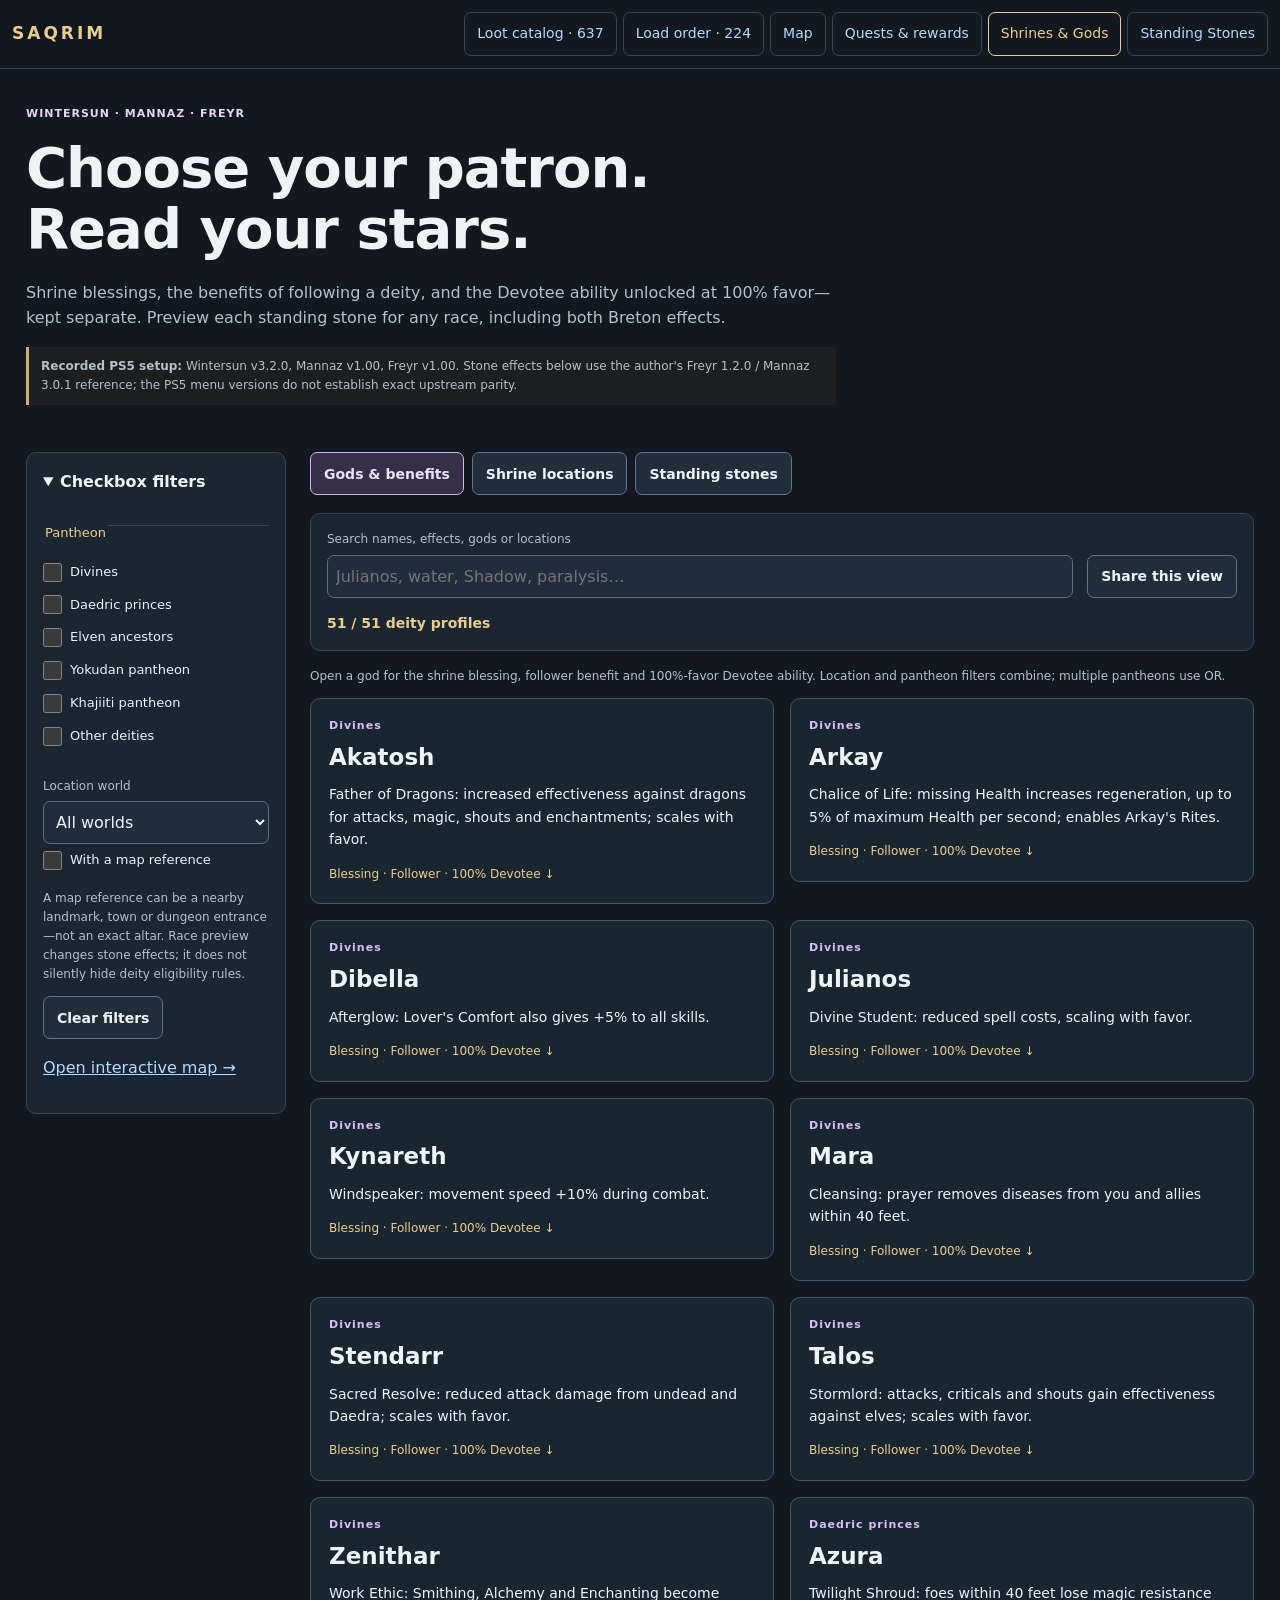
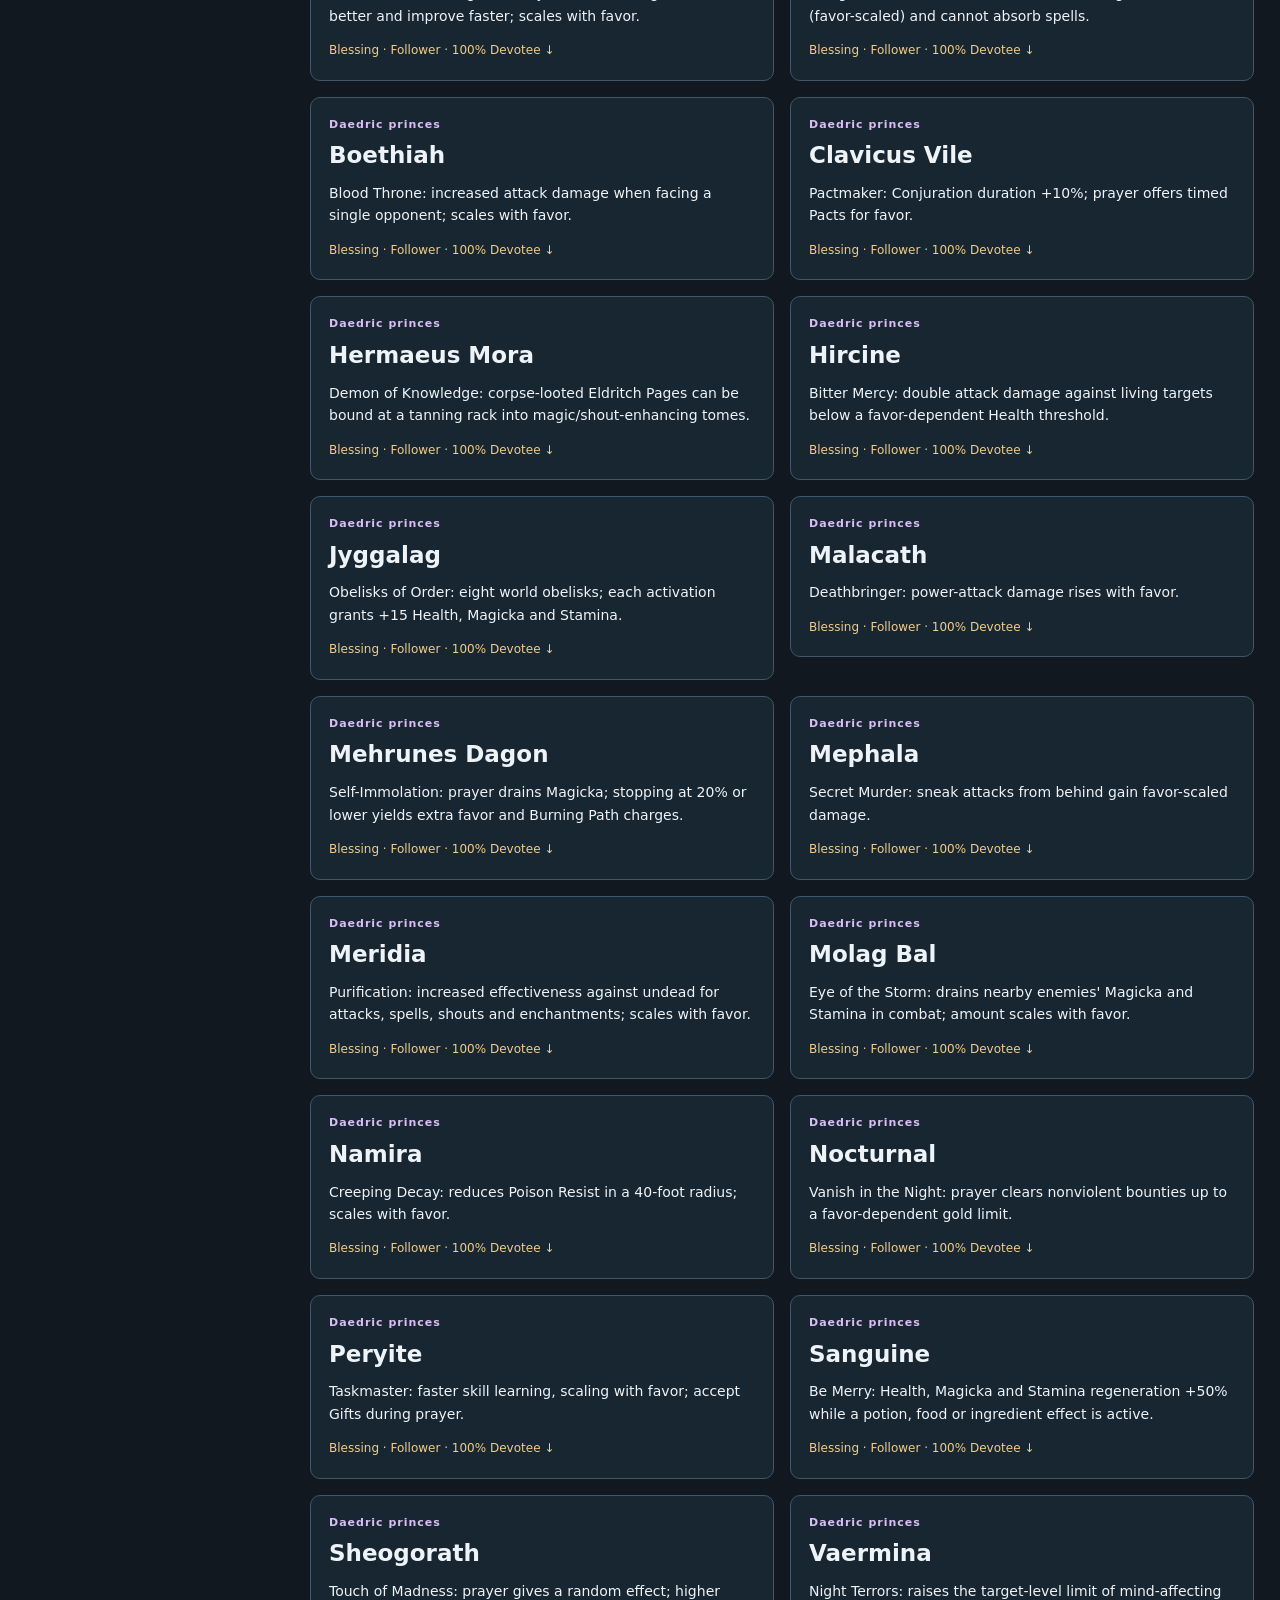
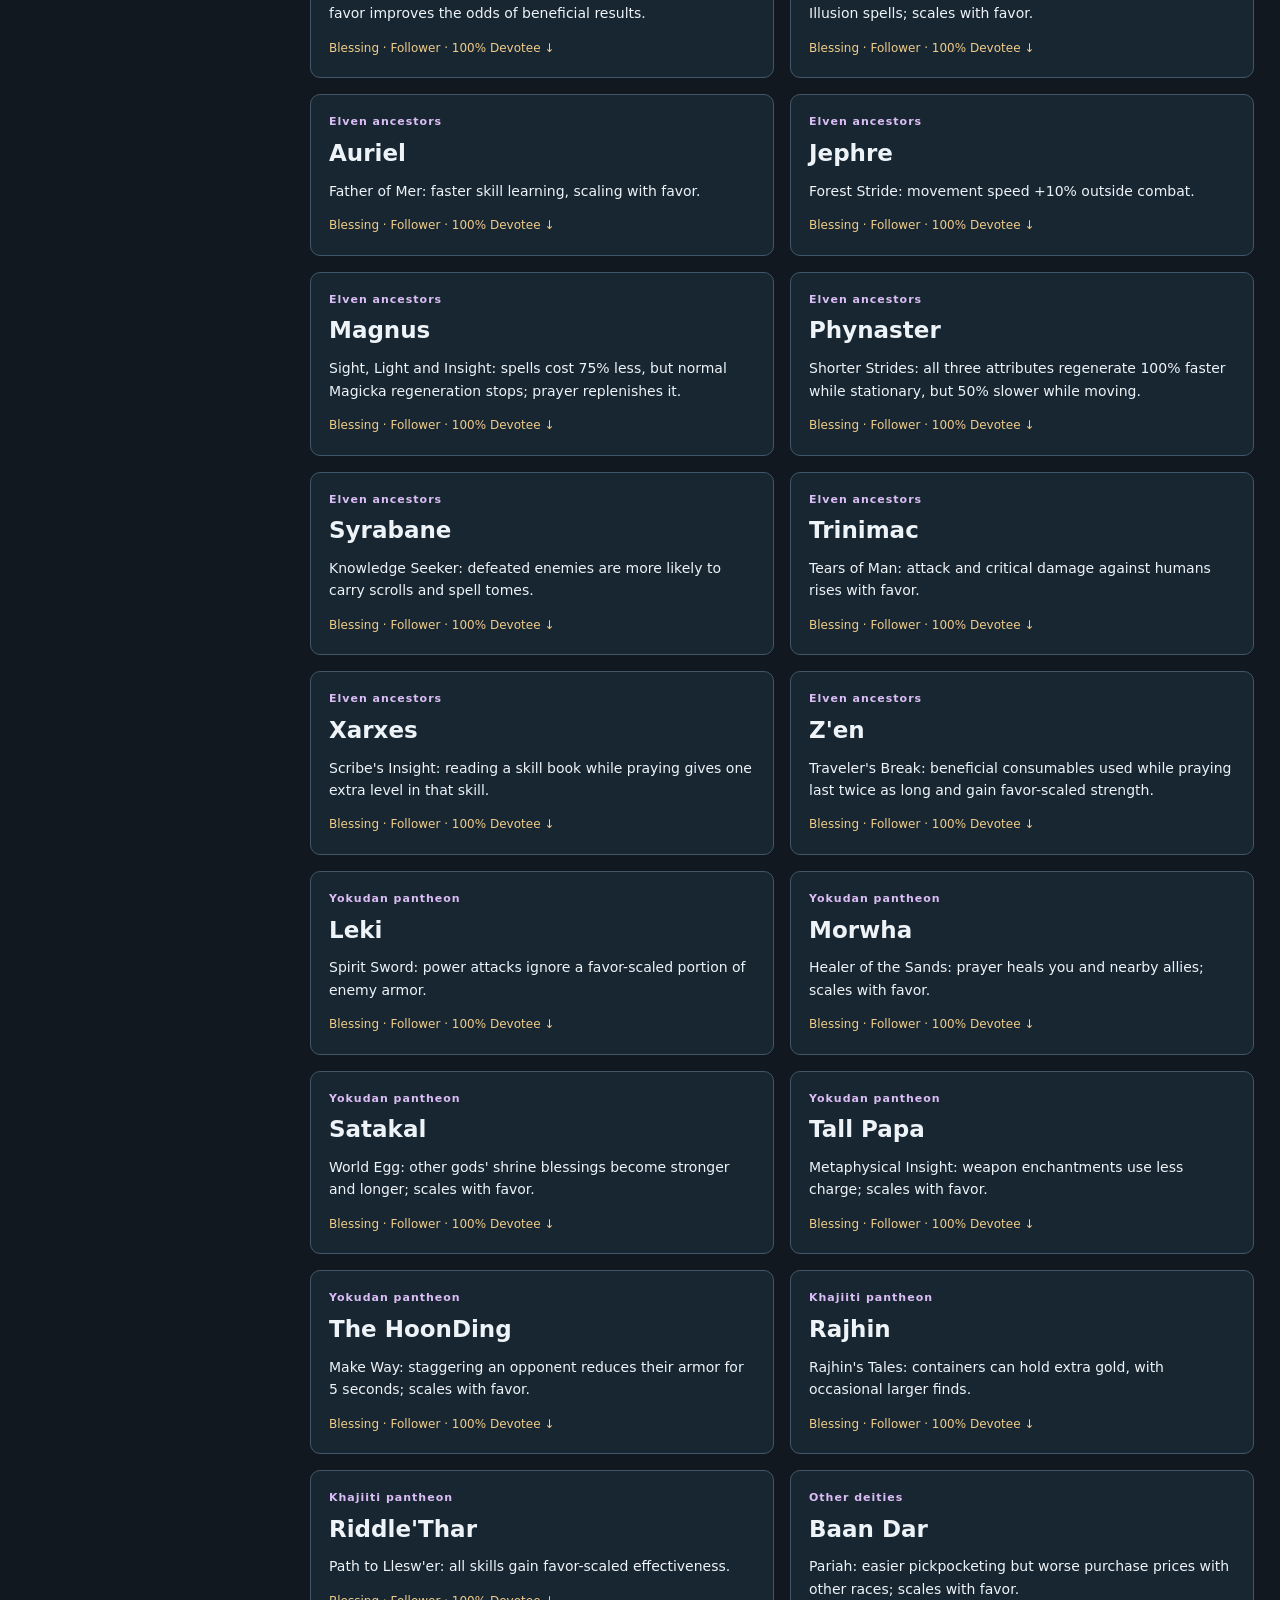
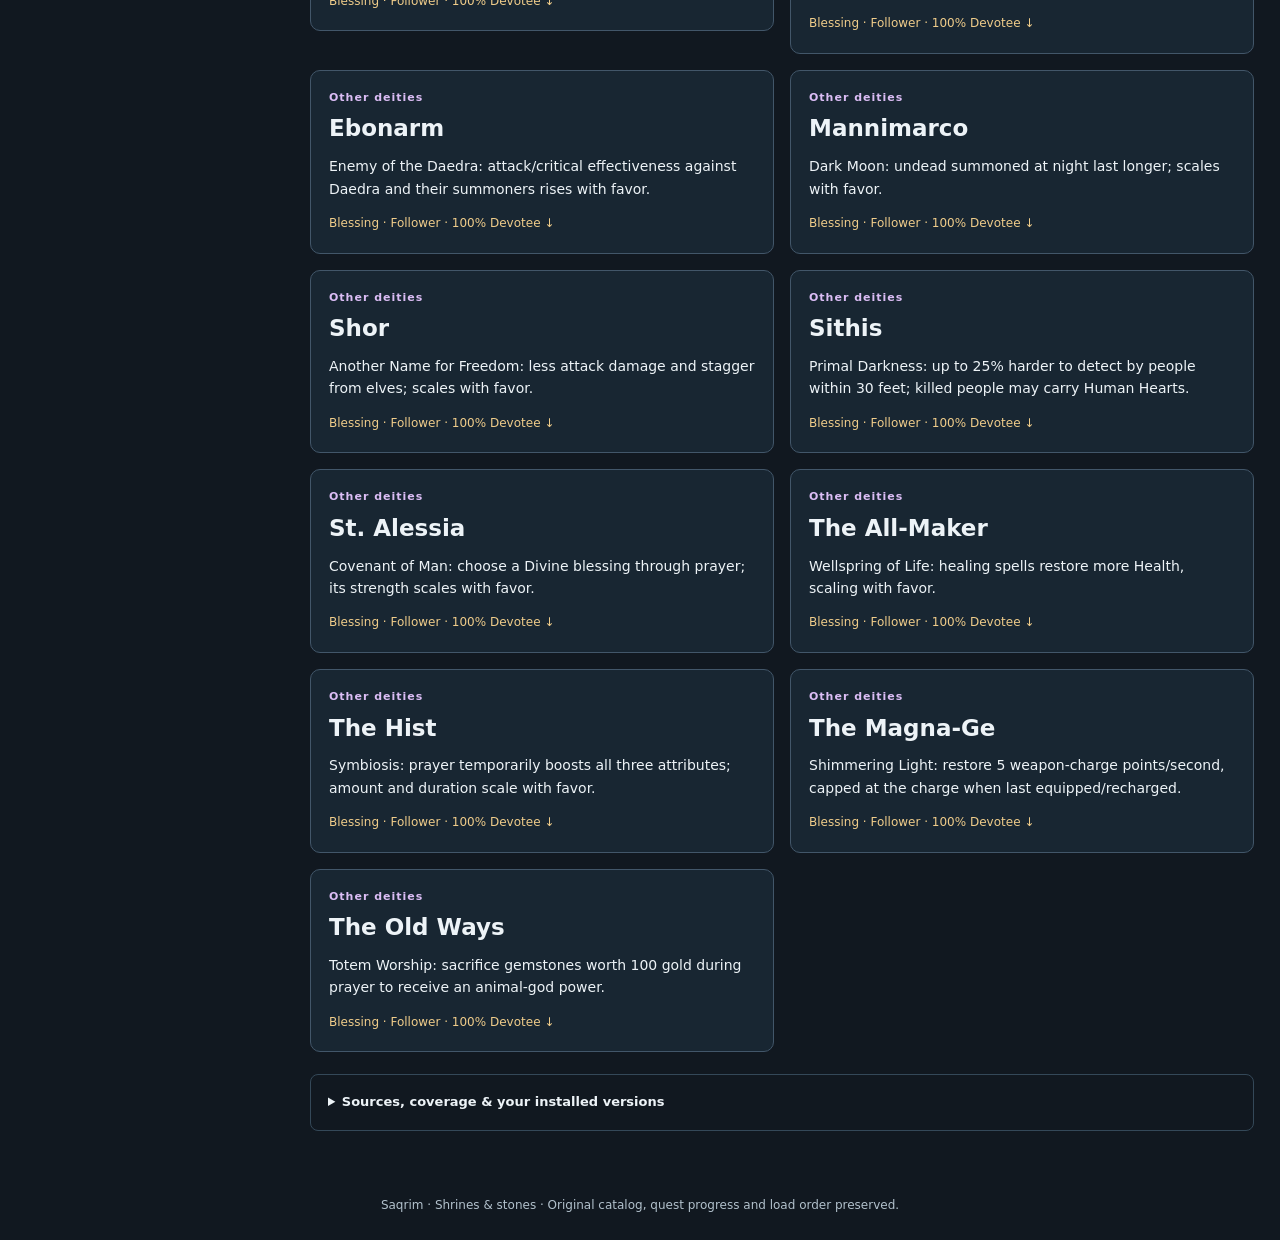
<file: blessings.html>
<!doctype html>
<html lang="en"><head><meta charset="utf-8"><meta name="viewport" content="width=device-width,initial-scale=1"><meta name="description" content="Saqrim shrine and standing-stone guide: Wintersun blessings, follower and 100%-favor Devotee abilities, plus all Freyr racial stone effects and Breton Stones of Galen bonuses."><title>Saqrim · Shrines & stones</title><link rel="stylesheet" href="blessings.css?v=1"><script defer src="faith-data.js?v=1"></script><script defer src="stones-data.js?v=1"></script><script defer src="world-data.js?v=1"></script><script defer src="blessings-ui.js?v=1"></script><script defer src="blessings.js?v=1"></script><script defer src="site-top.js?v=reward-research-01"></script></head>
<body class="blessings-page" id="top"><a class="faith-skip" href="#faith-results">Skip to results</a><nav class="nav" aria-label="Saqrim sections"><a class="brand" href="./">SAQRIM</a><a href="./">Loot catalog · 637</a><a href="load-order.html">Load order · 224</a><a href="map.html">Map</a><a href="quests.html">Quests & rewards</a><a href="blessings.html" aria-current="page">Shrines & stones</a></nav>
<header class="faith-hero"><span class="faith-kicker">WINTERSUN · MANNAZ · FREYR</span><h1>Choose your patron.<br>Read your stars.</h1><p>Shrine blessings, the benefits of following a deity, and the Devotee ability unlocked at 100% favor—kept separate. Preview each standing stone for any race, including both Breton effects.</p><p class="faith-warning"><strong>Recorded PS5 setup:</strong> Wintersun v3.2.0, Mannaz v1.00, Freyr v1.00. Stone effects below use the author's Freyr 1.2.0 / Mannaz 3.0.1 reference; the PS5 menu versions do not establish exact upstream parity.</p></header>
<div class="faith-layout"><aside><details id="faith-page-filters" class="faith-sidebar" open><summary>Checkbox filters</summary><div id="faith-pantheons"></div><label class="faith-select-label" for="faith-page-world">Location world<select id="faith-page-world"><option value="">All worlds</option></select></label><label class="faith-check"><input type="checkbox" id="faith-pinned-only">With a map reference</label><p class="faith-small">A map reference can be a nearby landmark, town or dungeon entrance—not an exact altar. Race preview changes stone effects; it does not silently hide deity eligibility rules.</p><button type="button" id="faith-clear">Clear filters</button><p><a href="map.html">Open interactive map →</a></p></details></aside>
<main id="faith-results" tabindex="-1"><div class="faith-tabs" role="group" aria-label="Reference type"><button id="faith-tab-deities" type="button" data-faith-tab="deities" aria-pressed="true">Gods & benefits</button><button id="faith-tab-shrines" type="button" data-faith-tab="shrines" aria-pressed="false">Shrine locations</button><button id="faith-tab-stones" type="button" data-faith-tab="stones" aria-pressed="false">Standing stones</button></div><div class="faith-page-tools"><label class="faith-select-label" for="faith-page-search">Search names, effects, gods or locations<input type="search" id="faith-page-search" placeholder="Julianos, water, Shadow, paralysis…" autocomplete="off"></label><div id="faith-page-race"></div><button type="button" id="faith-share">Share this view</button><strong id="faith-page-count" role="status">Loading reference data…</strong></div><p id="faith-page-message" class="faith-warning" role="status" hidden></p><p id="faith-page-note" class="faith-small"></p><div id="faith-cards" class="faith-grid"></div><section id="faith-single" hidden></section>
<details class="faith-page-about"><summary>Sources, coverage & your installed versions</summary><div id="faith-page-notes"></div><p>Mechanics are summaries of Enai Siaion's author documentation, not measured results from your PS5 save. Shrine locations combine the author readme with explicitly marked town/interior references. A named location without a calibrated point remains readable but unpinned.</p><p>This page does not change your load order, item picks, quest journal or ratings. There are no console downloads, account logins or automatic character detection.</p><p><a href="BLESSINGS.md">Coverage and validation notes</a></p></details></main></div><footer>Saqrim · Shrines & stones · Original catalog, quest progress and load order preserved.</footer><noscript><p>This reference needs JavaScript. Existing <a href="catalog-source.html">catalog reading notes</a> remain available.</p></noscript></body></html>
</file>
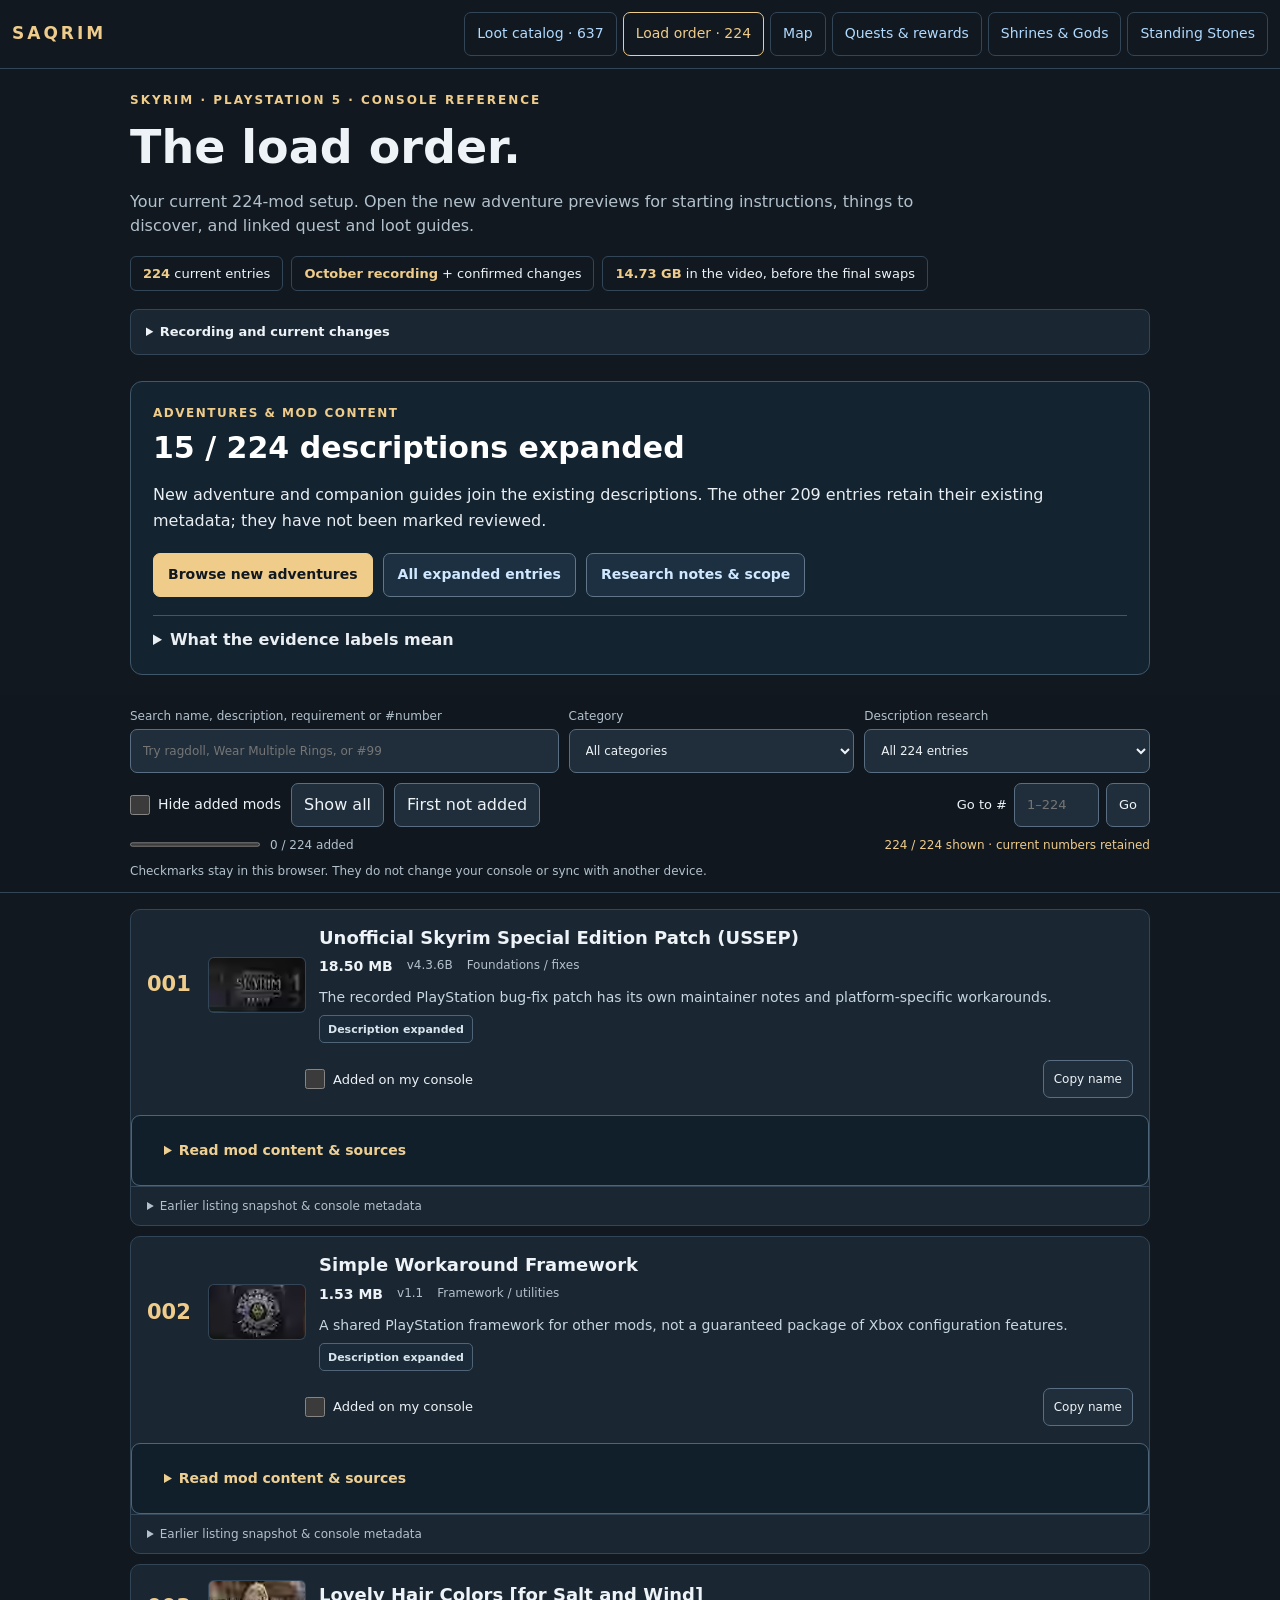
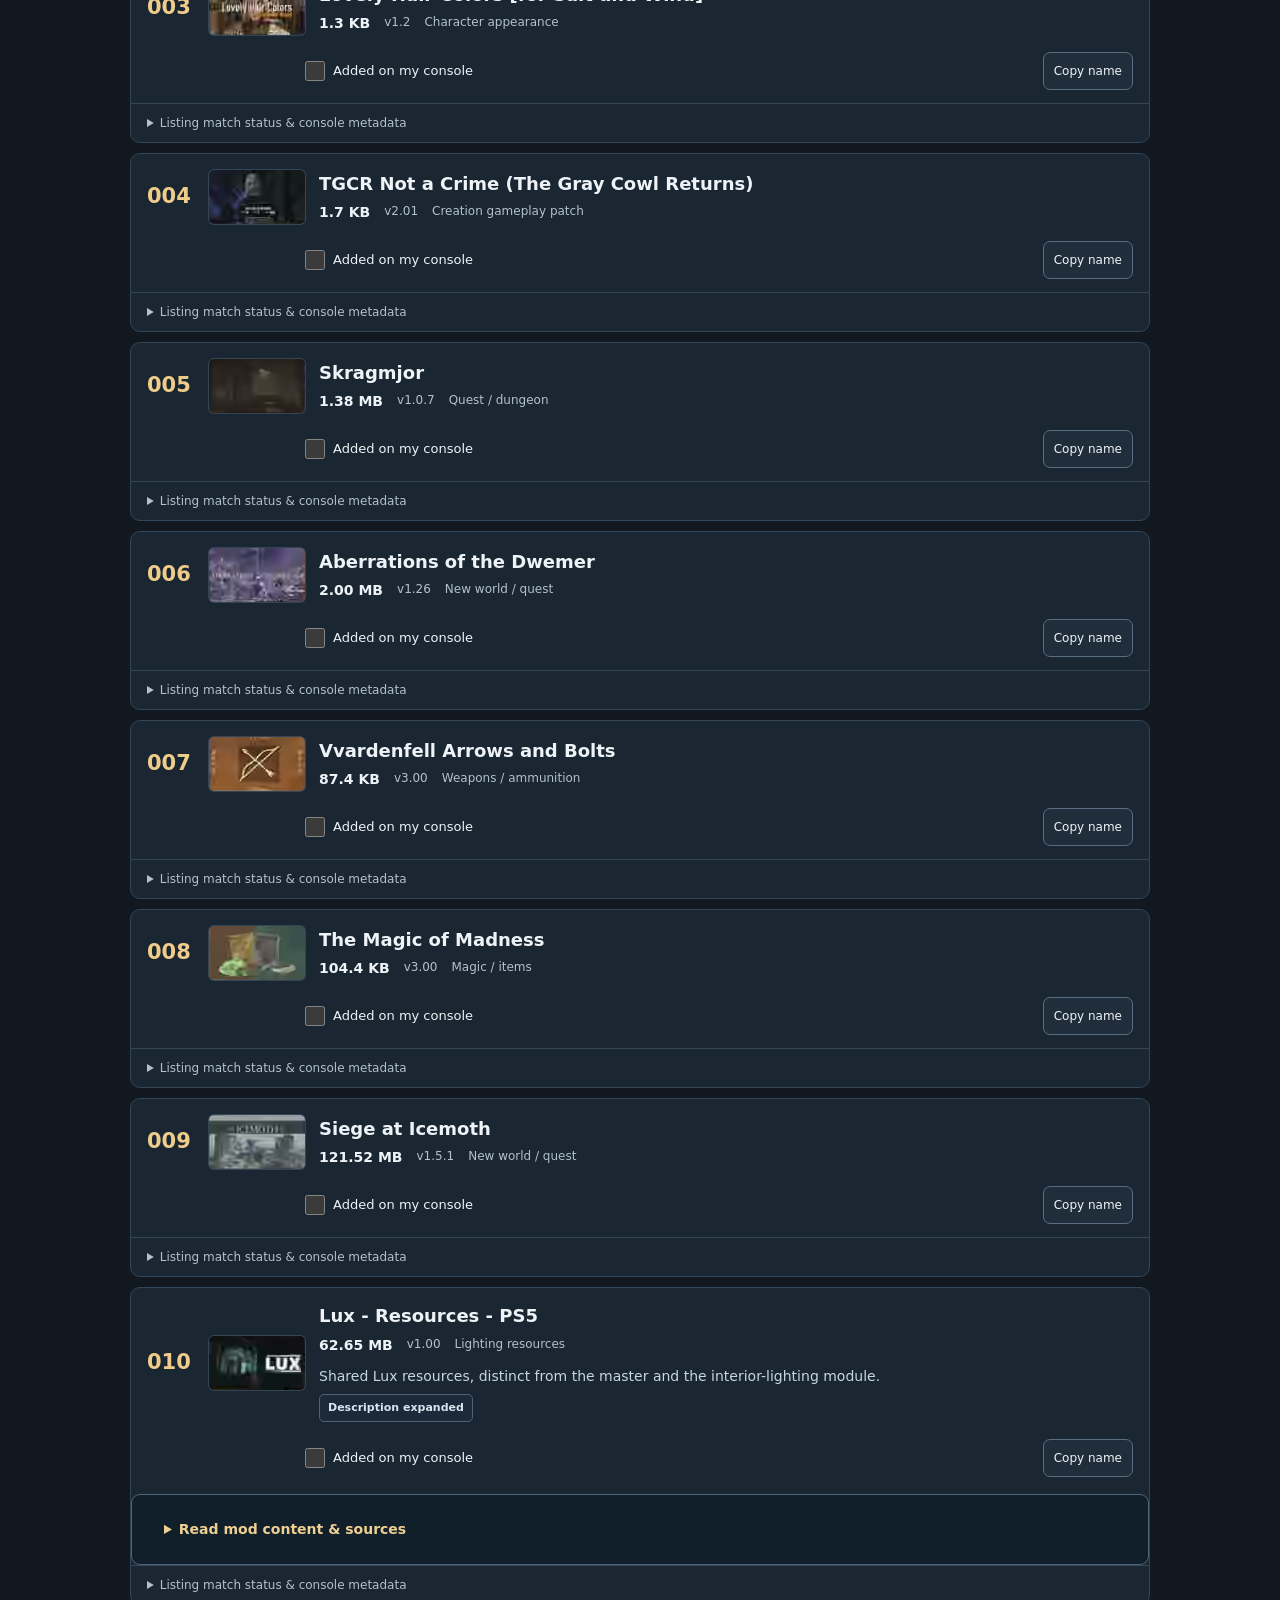
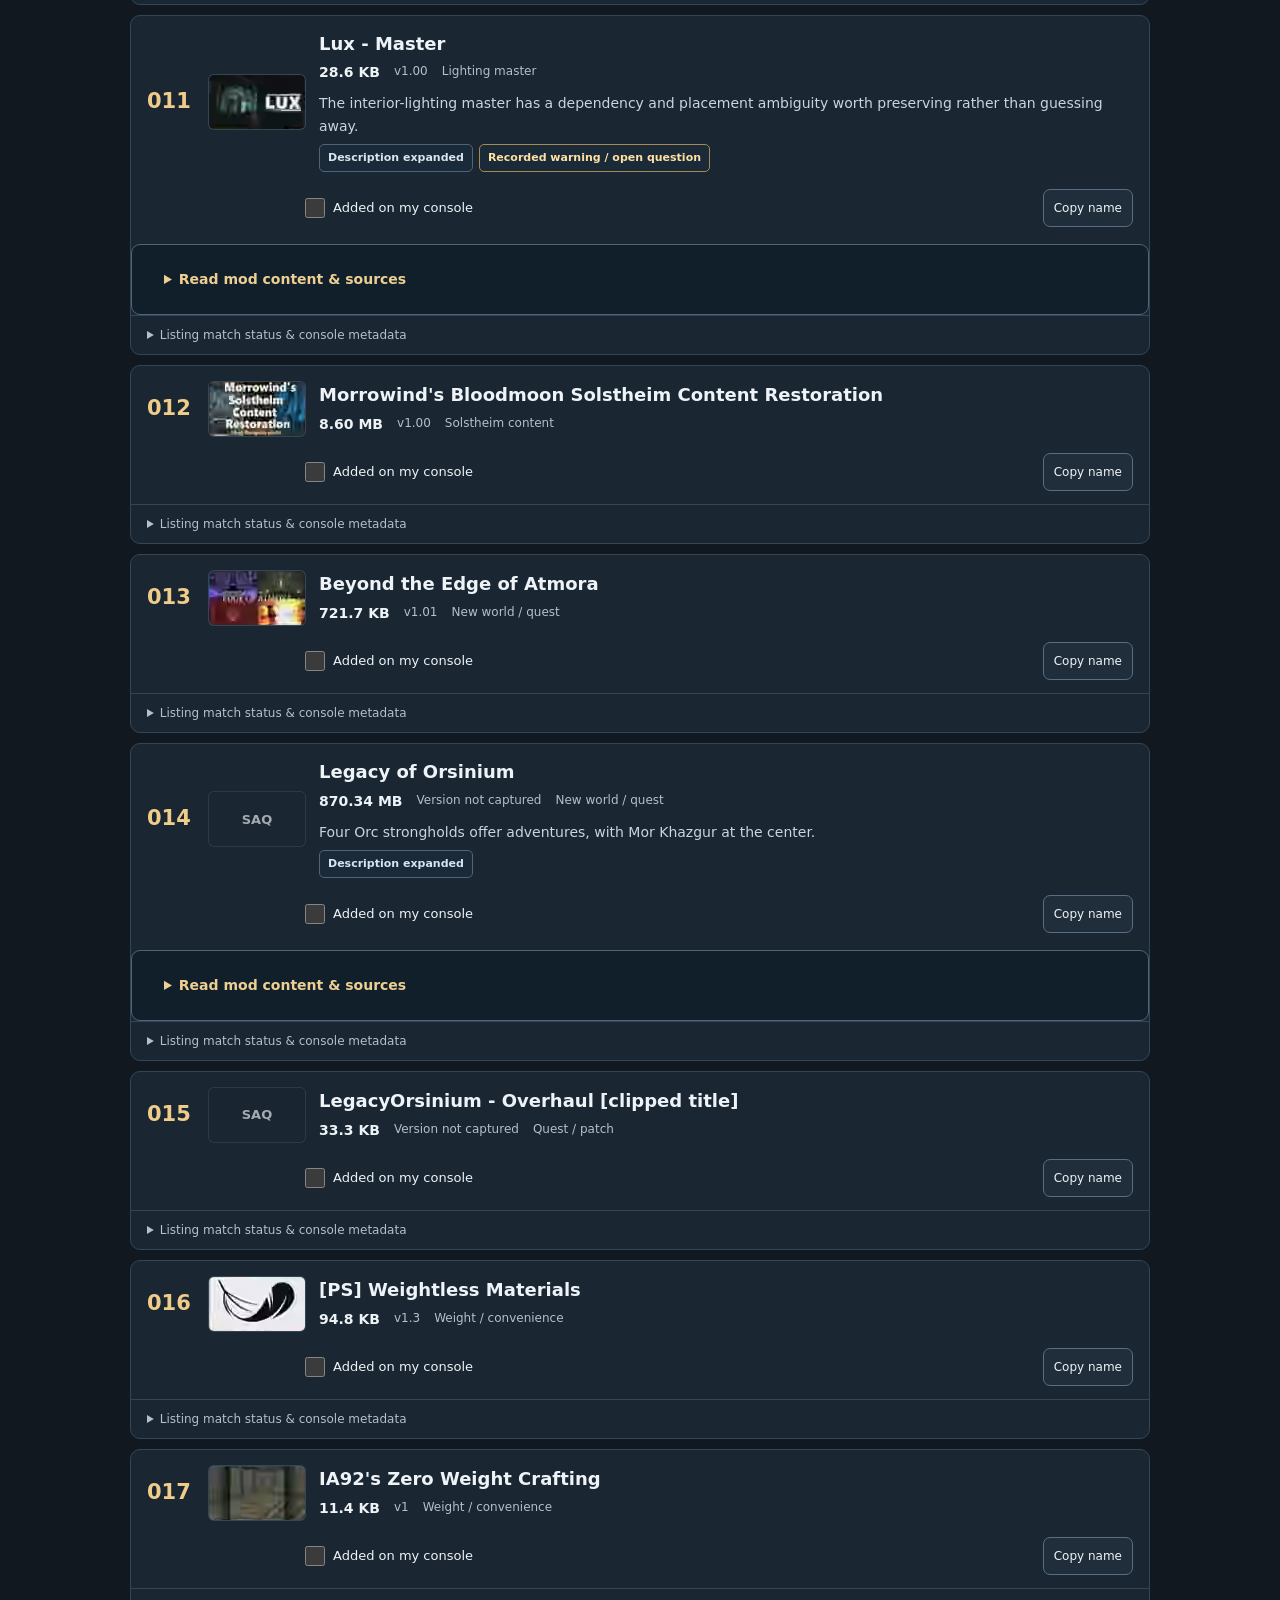
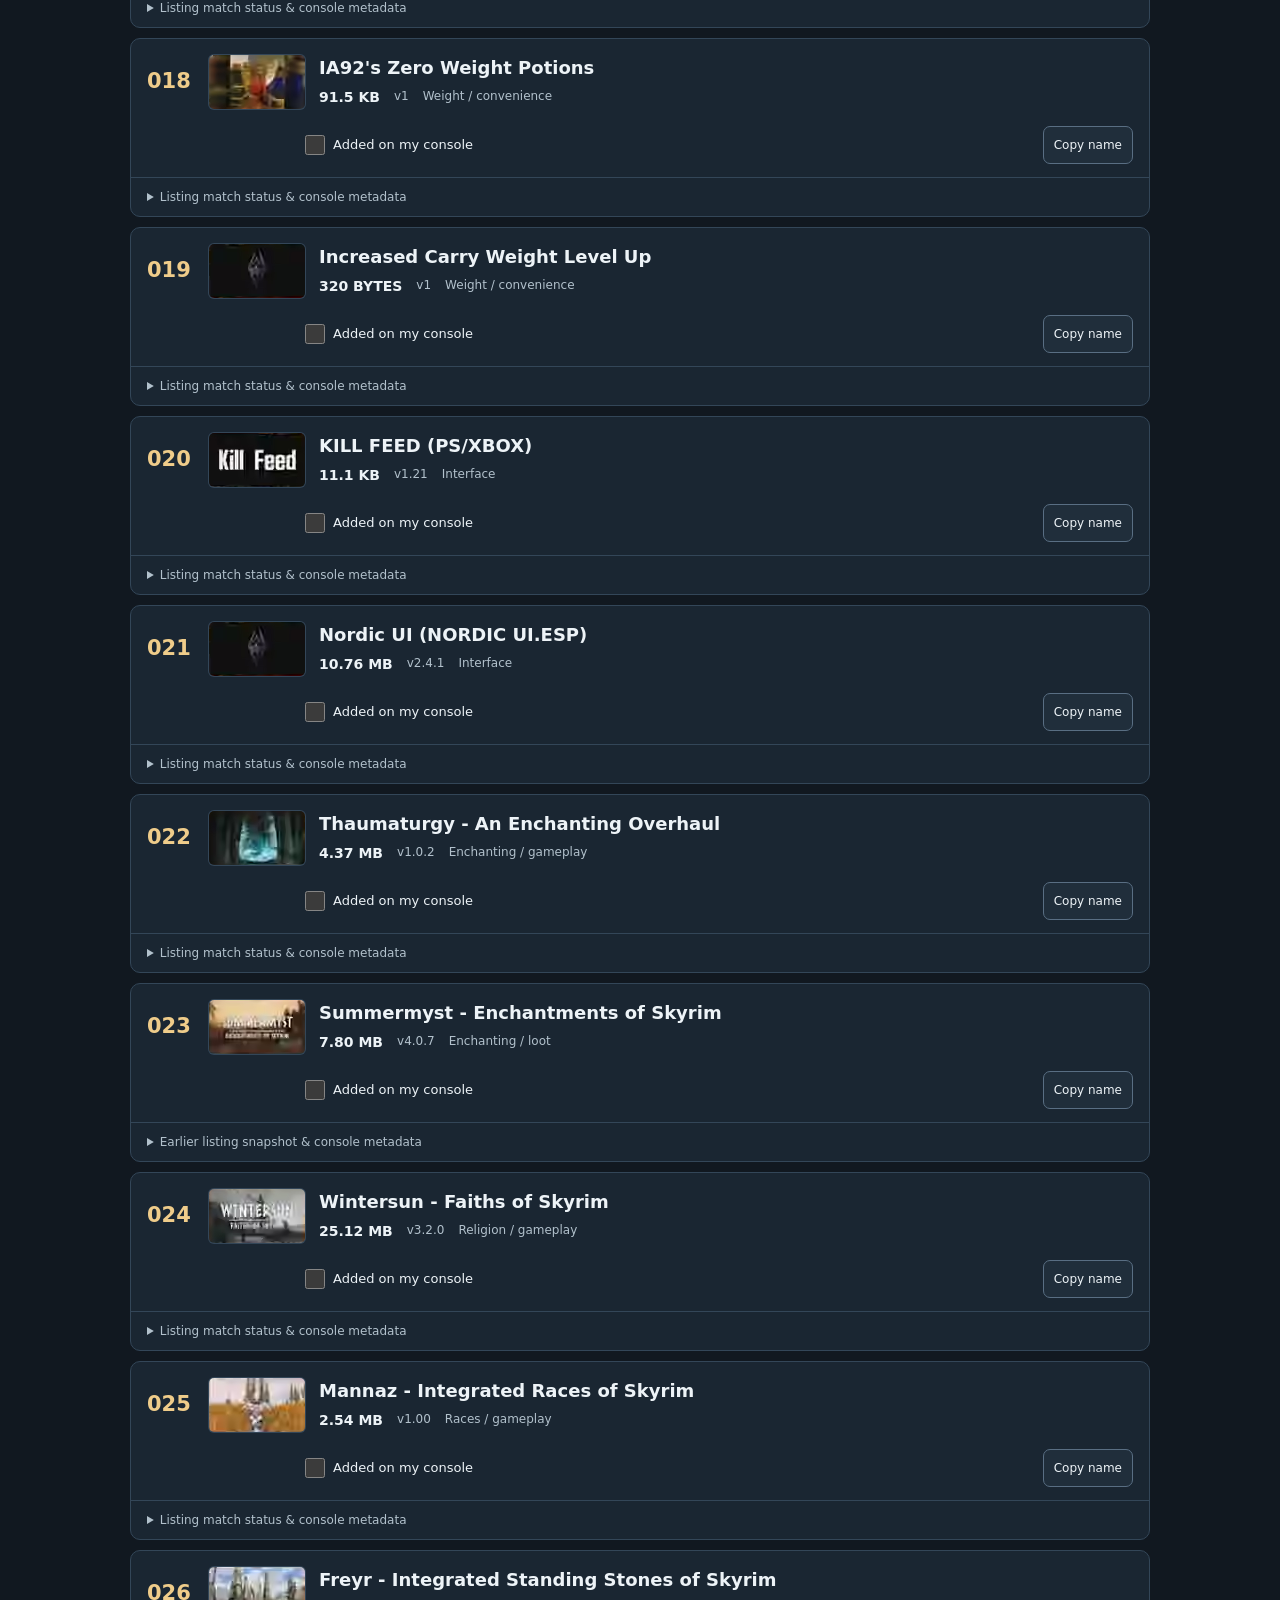
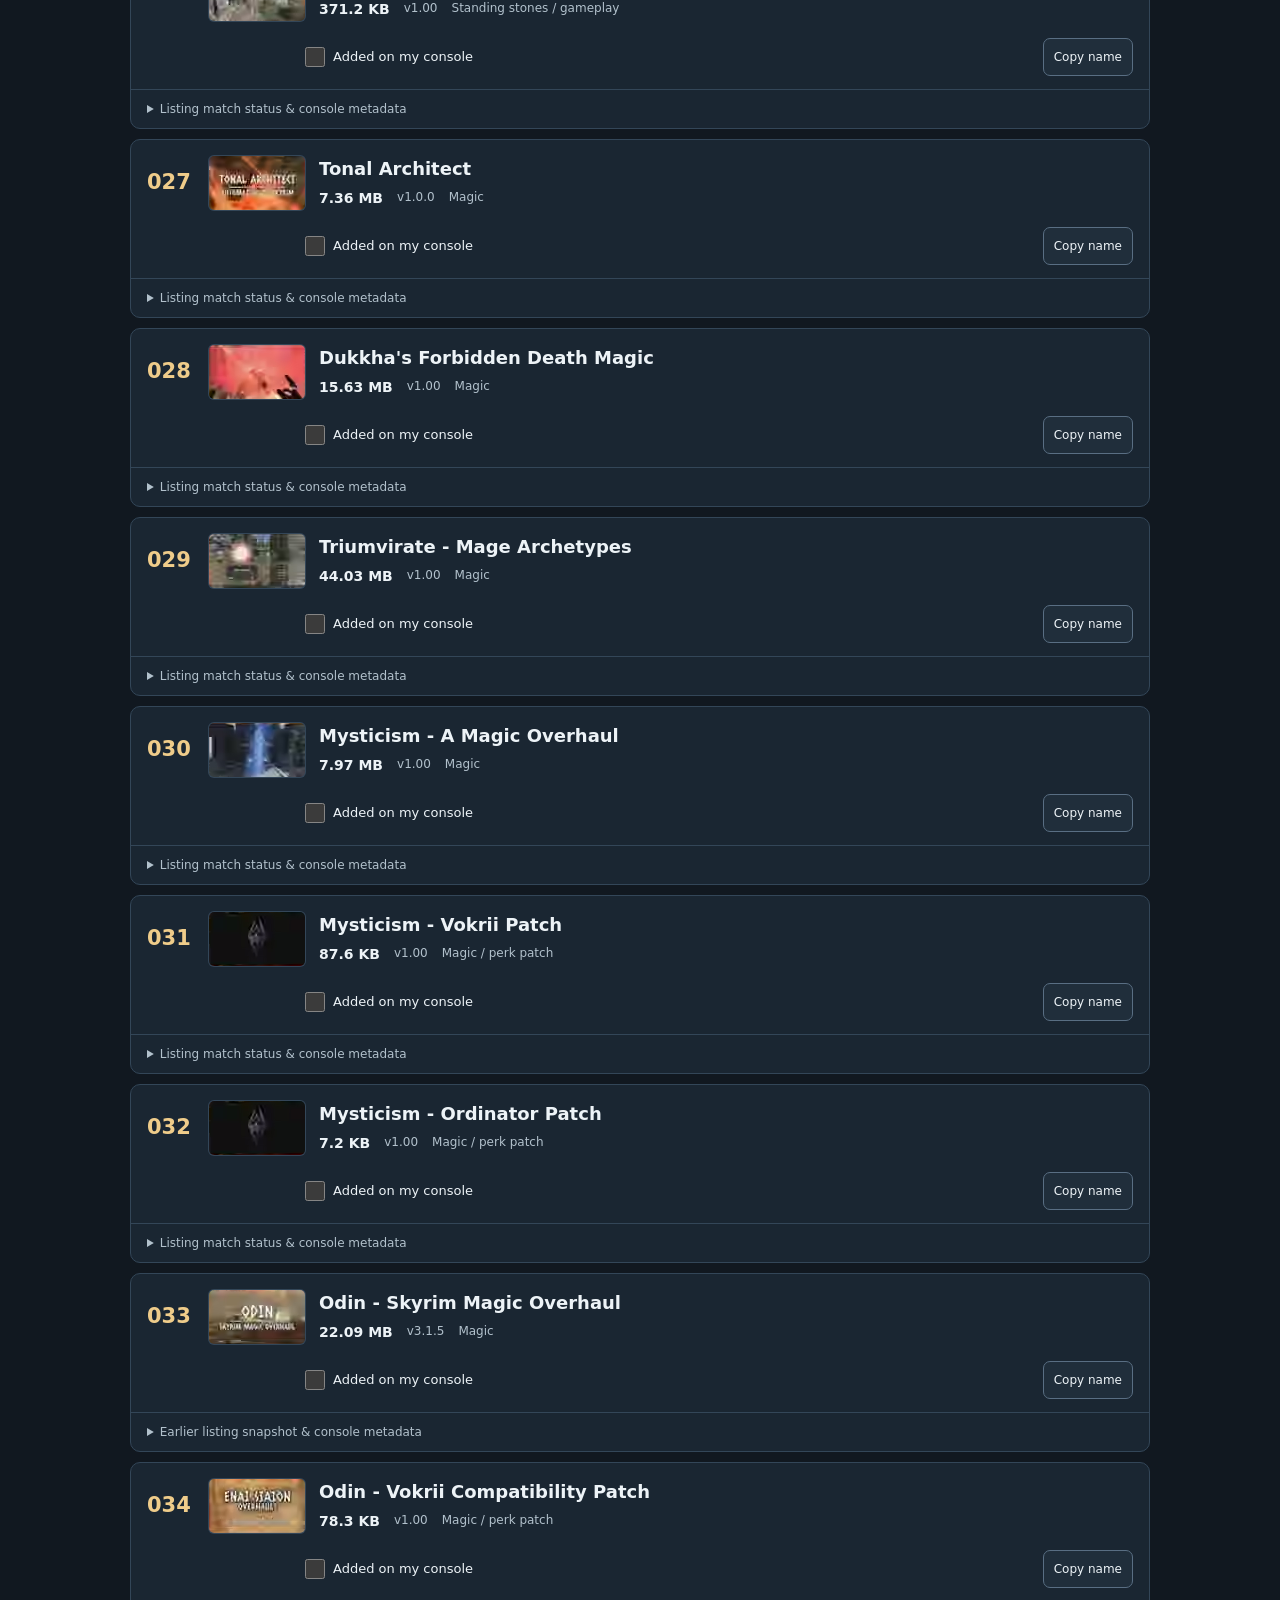
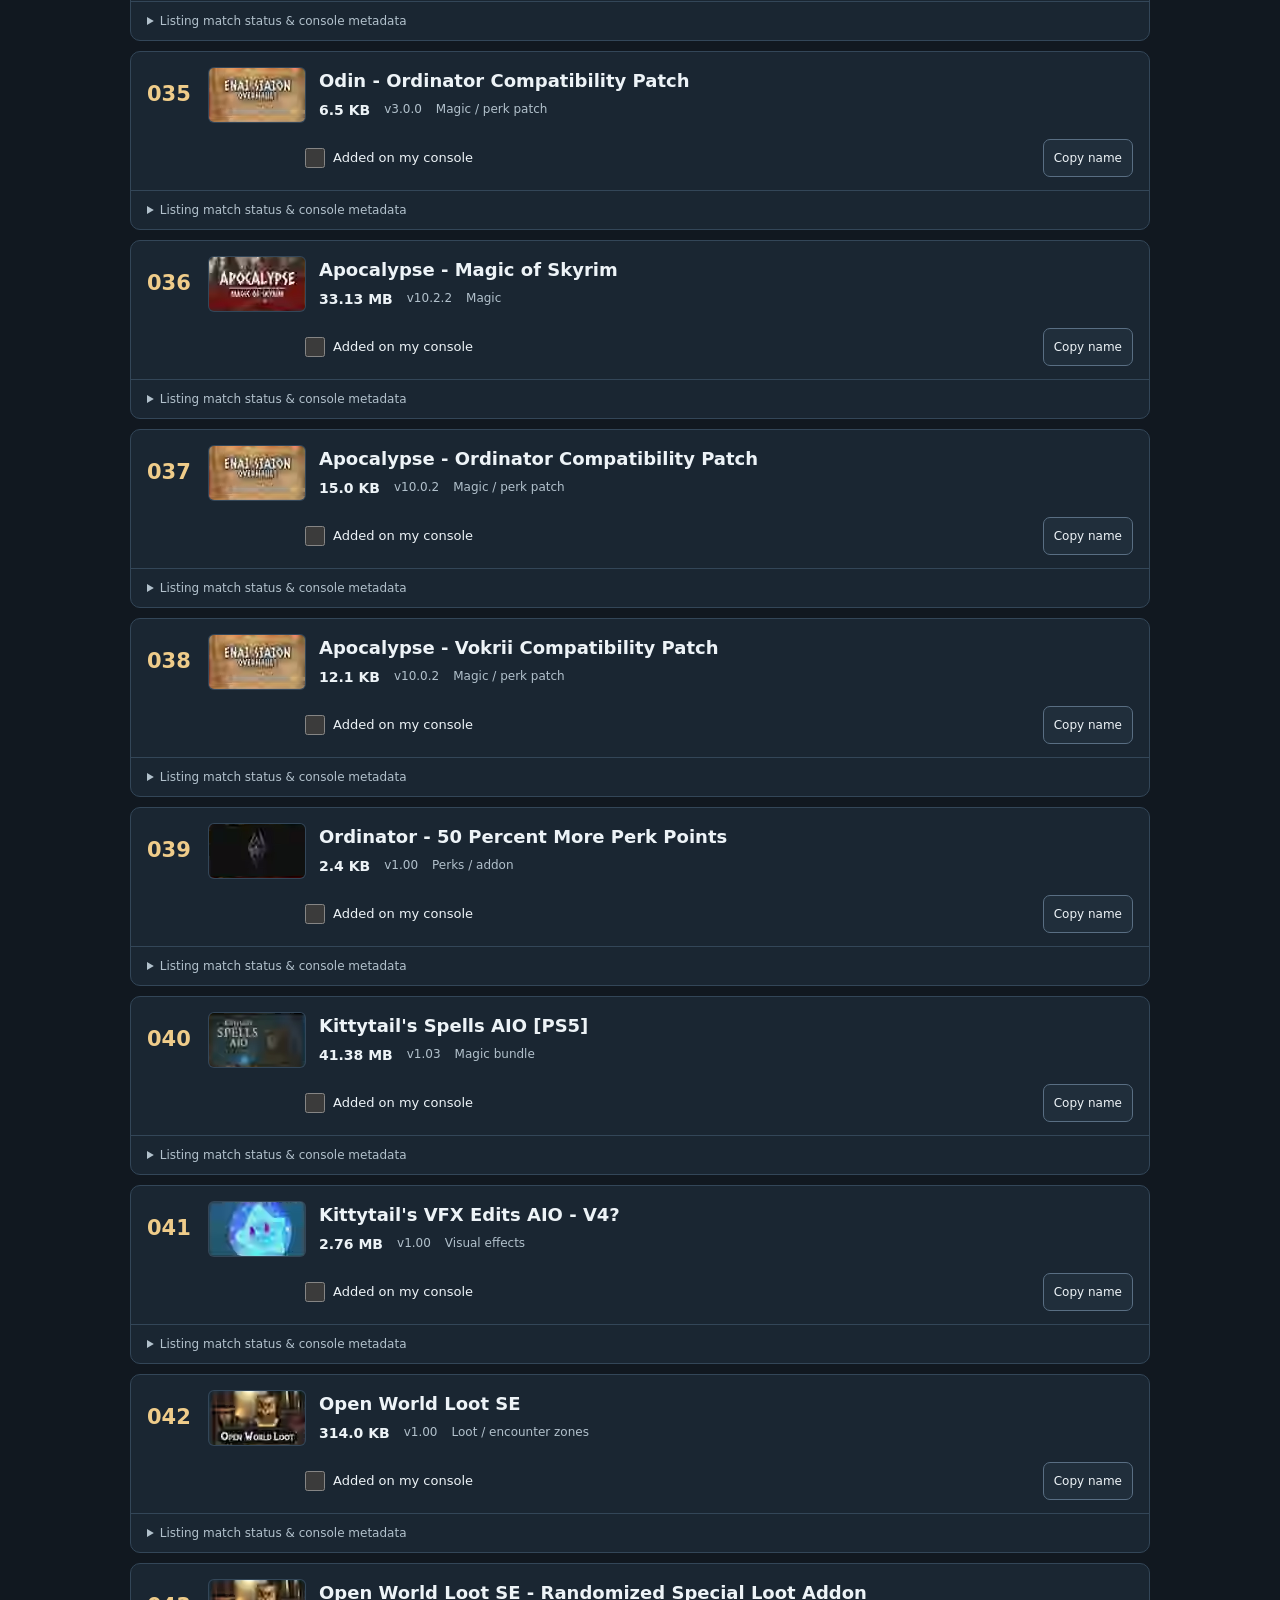
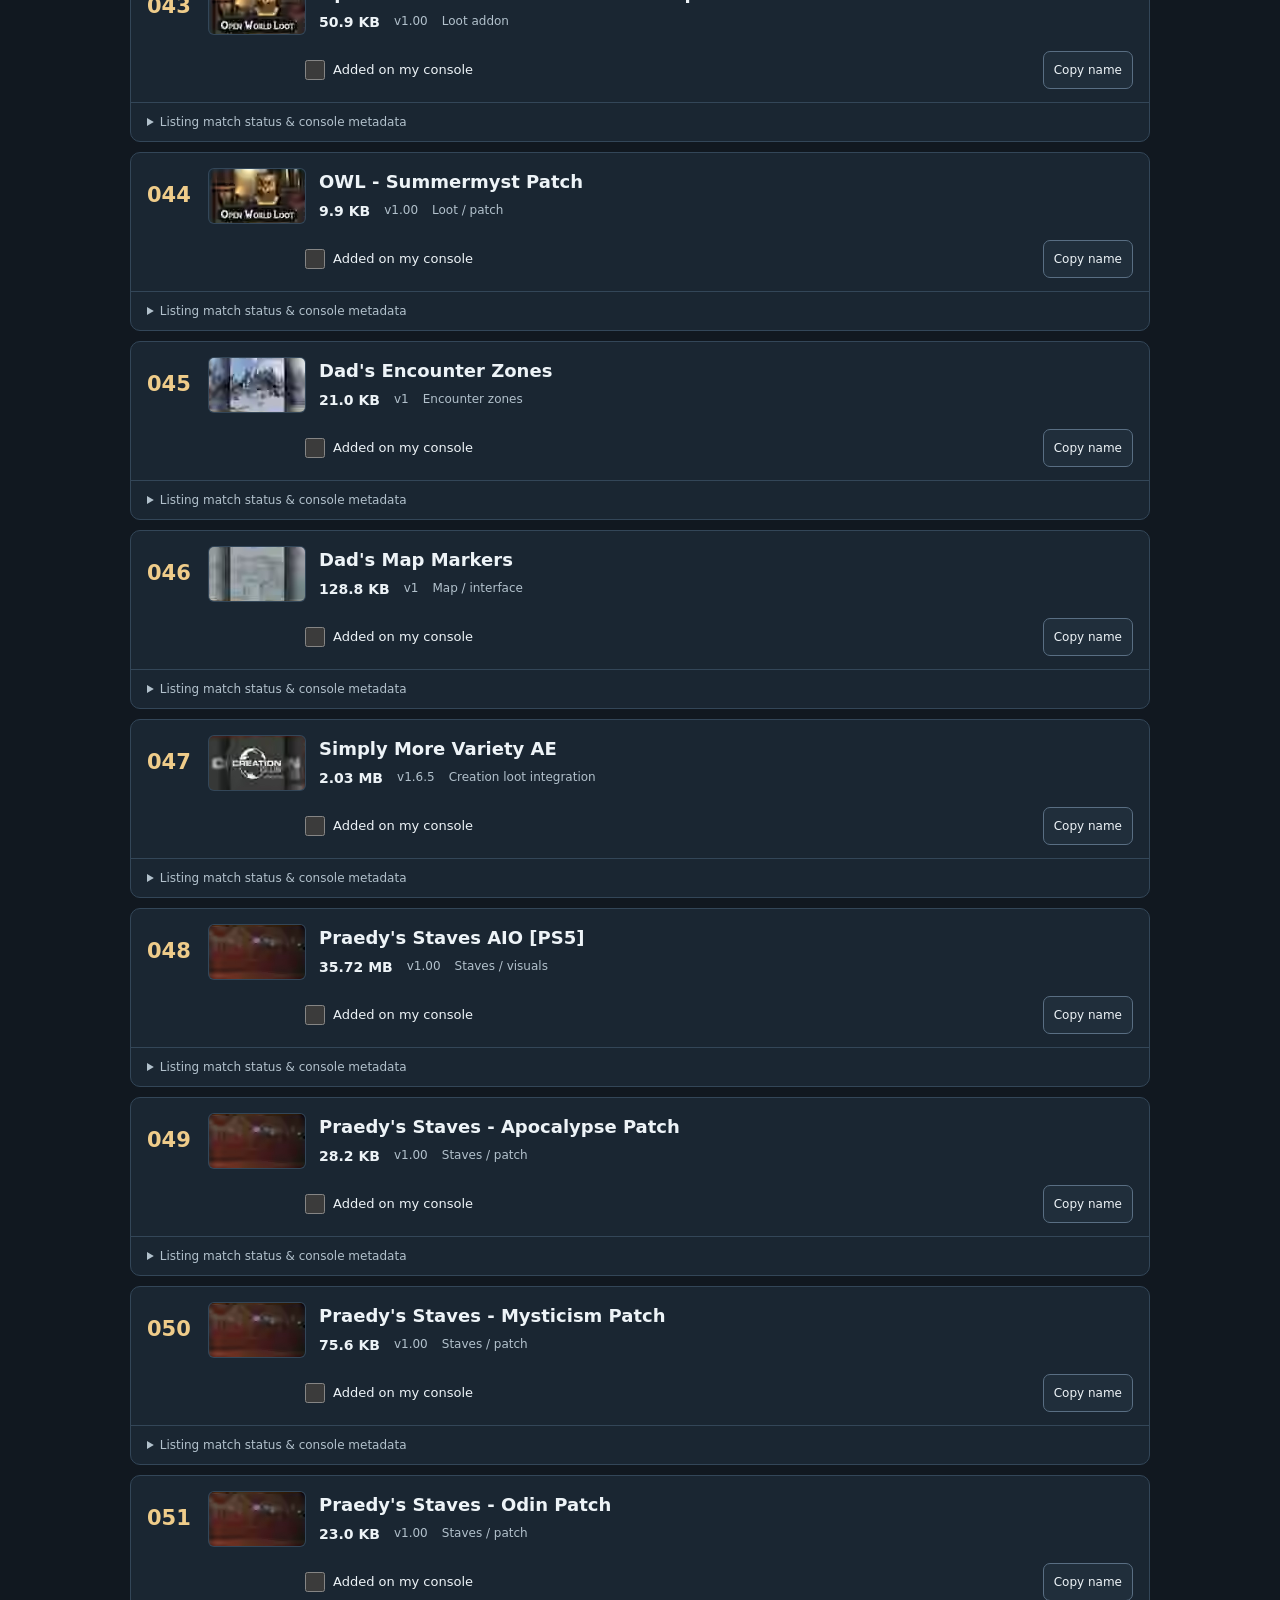
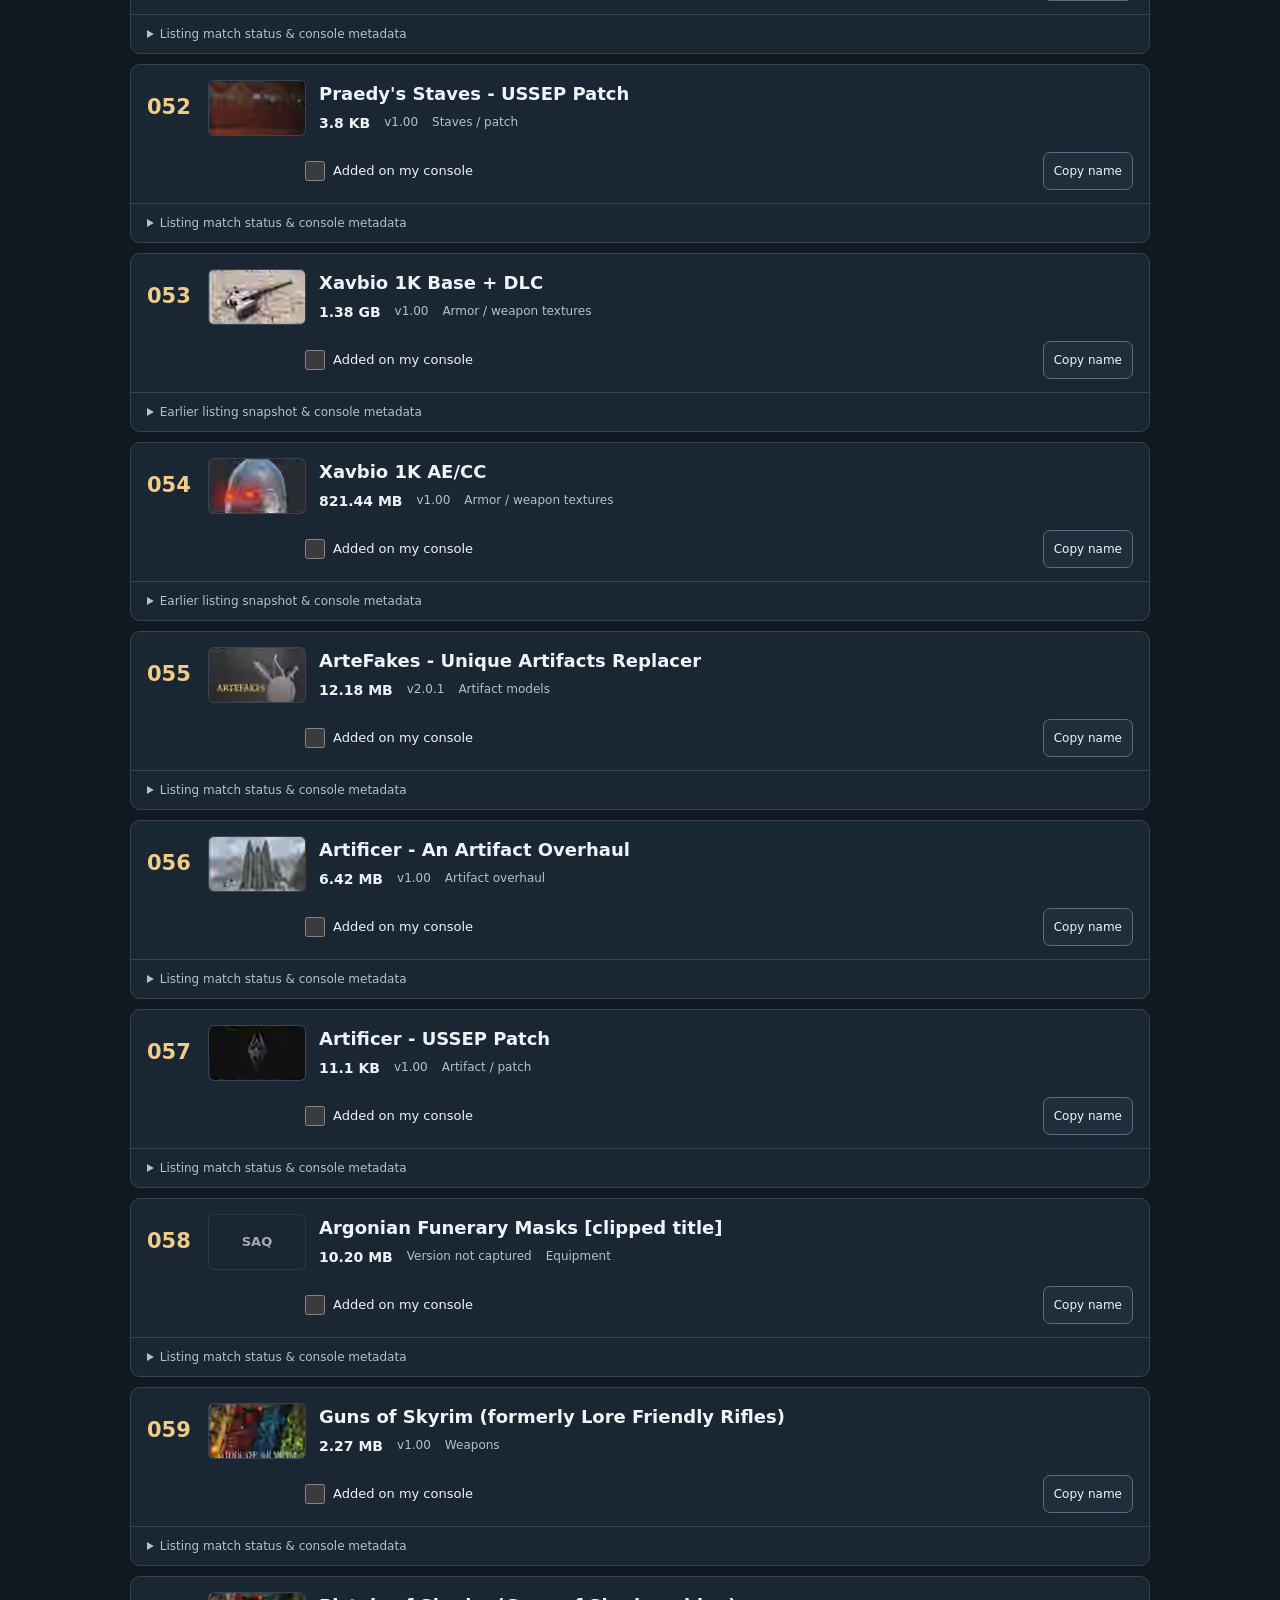
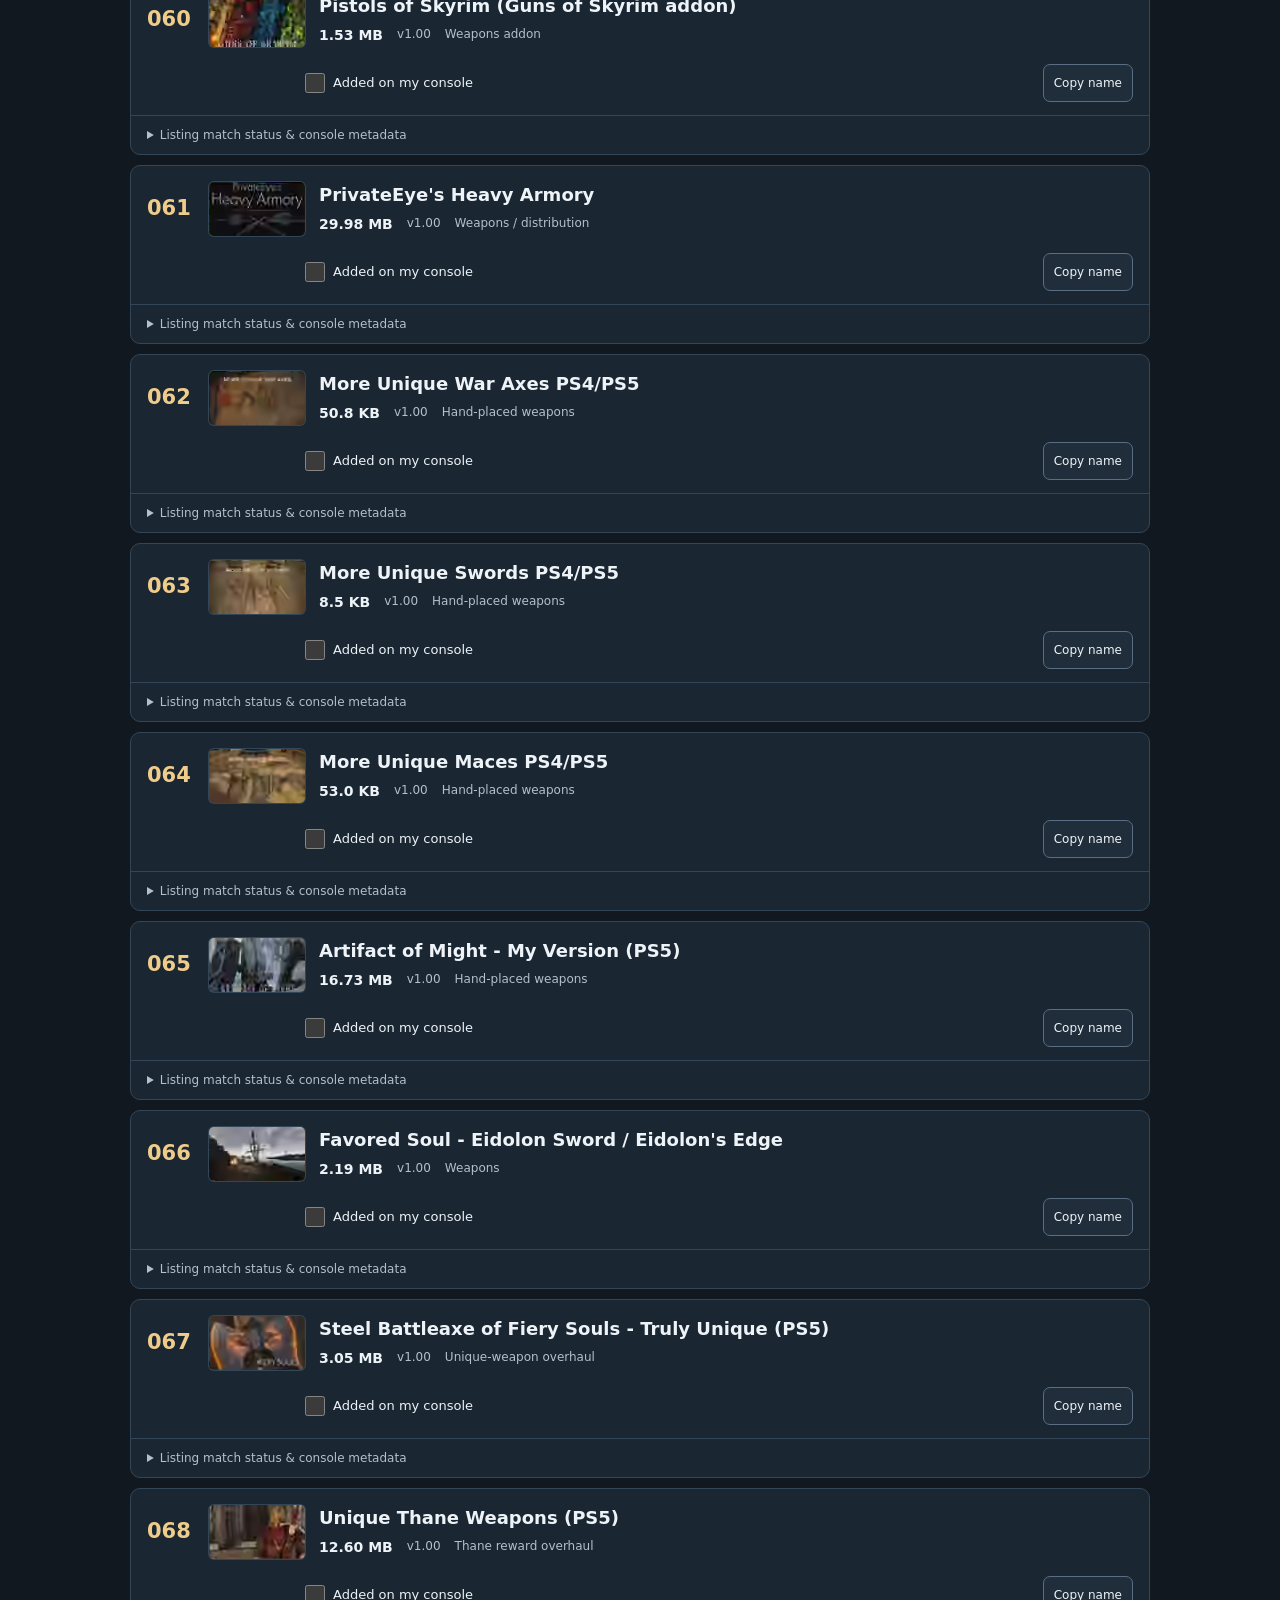
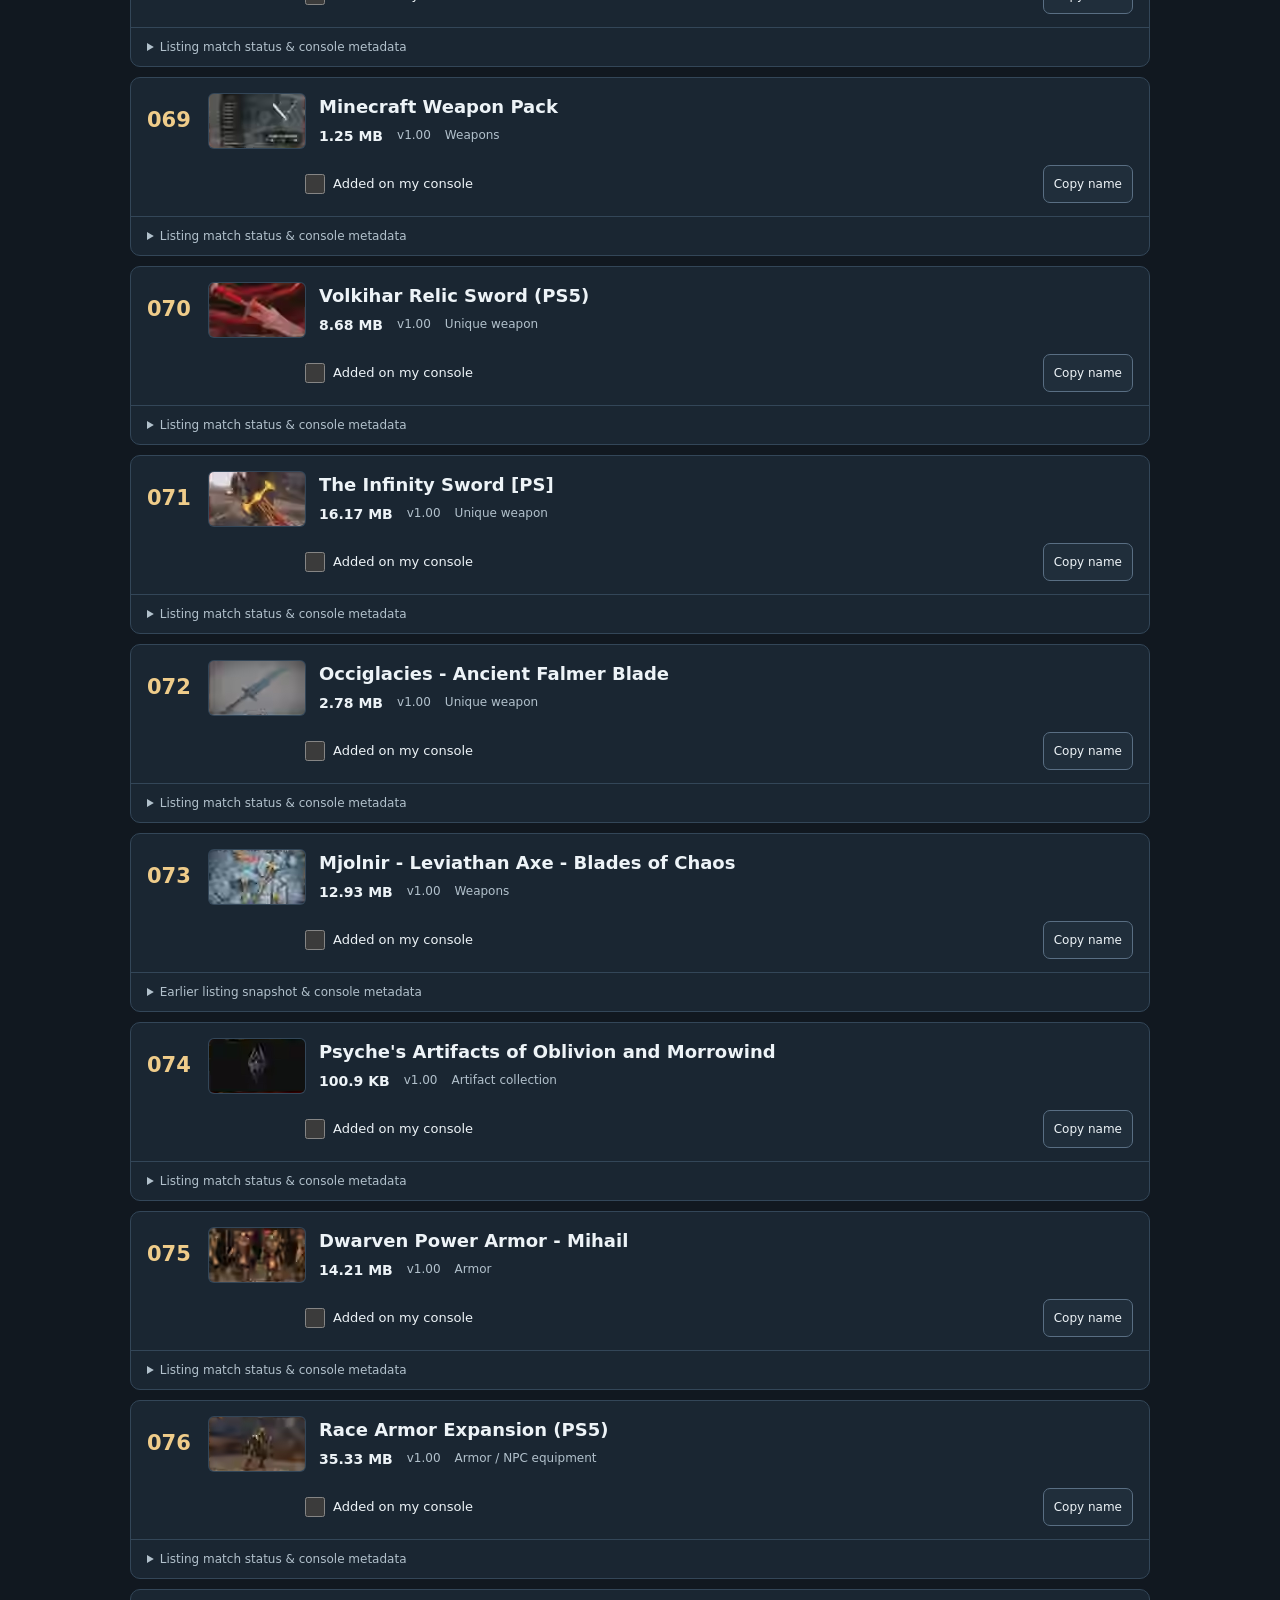
<file: load-order.html>
<!doctype html>
<html lang="en"><head><meta charset="utf-8"><meta name="viewport" content="width=device-width,initial-scale=1"><meta name="description" content="Sam's 224-mod Skyrim PS5 load order, with recorded Creations thumbnails, file sizes and a console checklist."><title>Saqrim · PS5 load order</title><link rel="stylesheet" href="load-order.css?v=october-sync-1"><link rel="stylesheet" href="load-order-reference.css?v=1"></head>
<body id="top"><nav class="nav" aria-label="Saqrim sections"><a class="brand" href="./">SAQRIM</a><a href="./">Loot catalog · 637</a><a href="load-order.html" aria-current="page">Load order · 224</a><a href="map.html">Map</a><a href="quests.html">Quests & rewards</a><a href="shrines.html">Shrines & Gods</a><a href="standing-stones.html">Standing Stones</a></nav>
<header><div class="eyebrow">SKYRIM · PLAYSTATION 5 · CONSOLE REFERENCE</div><h1>The load order.</h1><p class="intro">Your current 224-mod setup. Open the new adventure previews for starting instructions, things to discover, and linked quest and loot guides.</p><div class="stats"><span><b>224</b> current entries</span><span><b>October recording</b> + confirmed changes</span><span><b>14.73 GB</b> in the video, before the final swaps</span></div>
<details class="about"><summary>Recording and current changes</summary><p>The October recording’s load-order section is the source, not the browsing at the start. Sam subsequently removed KALLAX, replaced full SMIM with 98.94 MB SMIM Essentials, and added 1.37 GB Dagoth Ur directly above Alternate Start. Daedra Pack is immediately above Mihail High Fantasy Monsters. The 33.4 KB Legacy of Orsinium patch remains below Alternate Start.</p><p>Sizes and positions come from that capture plus Sam’s corrections. Older version labels and thumbnails are retained for matching mods and dated in each source panel; missing versions/artwork are not guessed. September description research remains available. There is no new measurement of free storage and no automatic change to the console.</p><p><a href="data/load-order-october-confirmed.txt">Read the complete current order and source locators</a></p></details></header>
<section class="tools" aria-label="Load-order tools"><div class="tool-inner"><div class="filters"><label for="search">Search name, description, requirement or #number<input id="search" type="search" autocomplete="off" placeholder="Try ragdoll, Wear Multiple Rings, or #99" disabled></label><label for="category">Category<select id="category" disabled><option value="">All categories</option></select></label></div><div class="actions"><label class="check"><input type="checkbox" id="hide-added" disabled>Hide added mods</label><button id="show-all" type="button" disabled>Show all</button><button id="next" type="button" disabled>First not added</button><form class="jump" id="jump-form"><label for="jump-number">Go to #</label><input id="jump-number" type="number" min="1" max="224" step="1" inputmode="numeric" placeholder="1–224" required disabled><button type="submit" disabled>Go</button></form></div><div class="progress"><progress id="progress" max="224" value="0" aria-label="Mods added on this browser's checklist"></progress><span id="added-count">0 / 224 added</span><span id="count" aria-live="polite">Loading recorded load order…</span></div><p id="storage-status">Checkmarks stay in this browser. They do not change your console or sync with another device.</p><p id="feedback" role="status" hidden></p></div></section>
<main><noscript><p>JavaScript is needed for the checklist and expandable reference cards. <a href="REFERENCE-OVERHAUL.md">Read the research scope</a> or <a href="load-order-reference.json">open the sourced reference data</a>.</p></noscript><p id="error" hidden>The load-order data could not be loaded. Reload this page or open it from the Saqrim website rather than a file preview.</p><p id="empty" hidden>No matching mods. Change the search or choose Show all.</p><ol class="mod-list" id="mods" aria-label="Current load order, top to bottom"></ol></main>
<footer><p>All 224 current positions are retained when filtering. Existing checkmarks migrate by matching mod identity; other saved choices and progress remain separate.</p><p>Current order: October recording plus confirmed swaps. Existing description research keeps its original dates. Unofficial personal reference.</p><a href="#top">Back to top ↑</a></footer>
<div class="copy-panel" id="copy-panel" hidden><p>Select and copy this name:</p><input id="copy-name" readonly aria-label="Mod name to copy"><button id="copy-close" type="button">Close</button></div><script src="load-order-reference.js?v=reward-research-01"></script><script src="load-order.js?v=october-sync-1"></script><script src="site-top.js?v=reward-research-01"></script></body></html>
</file>
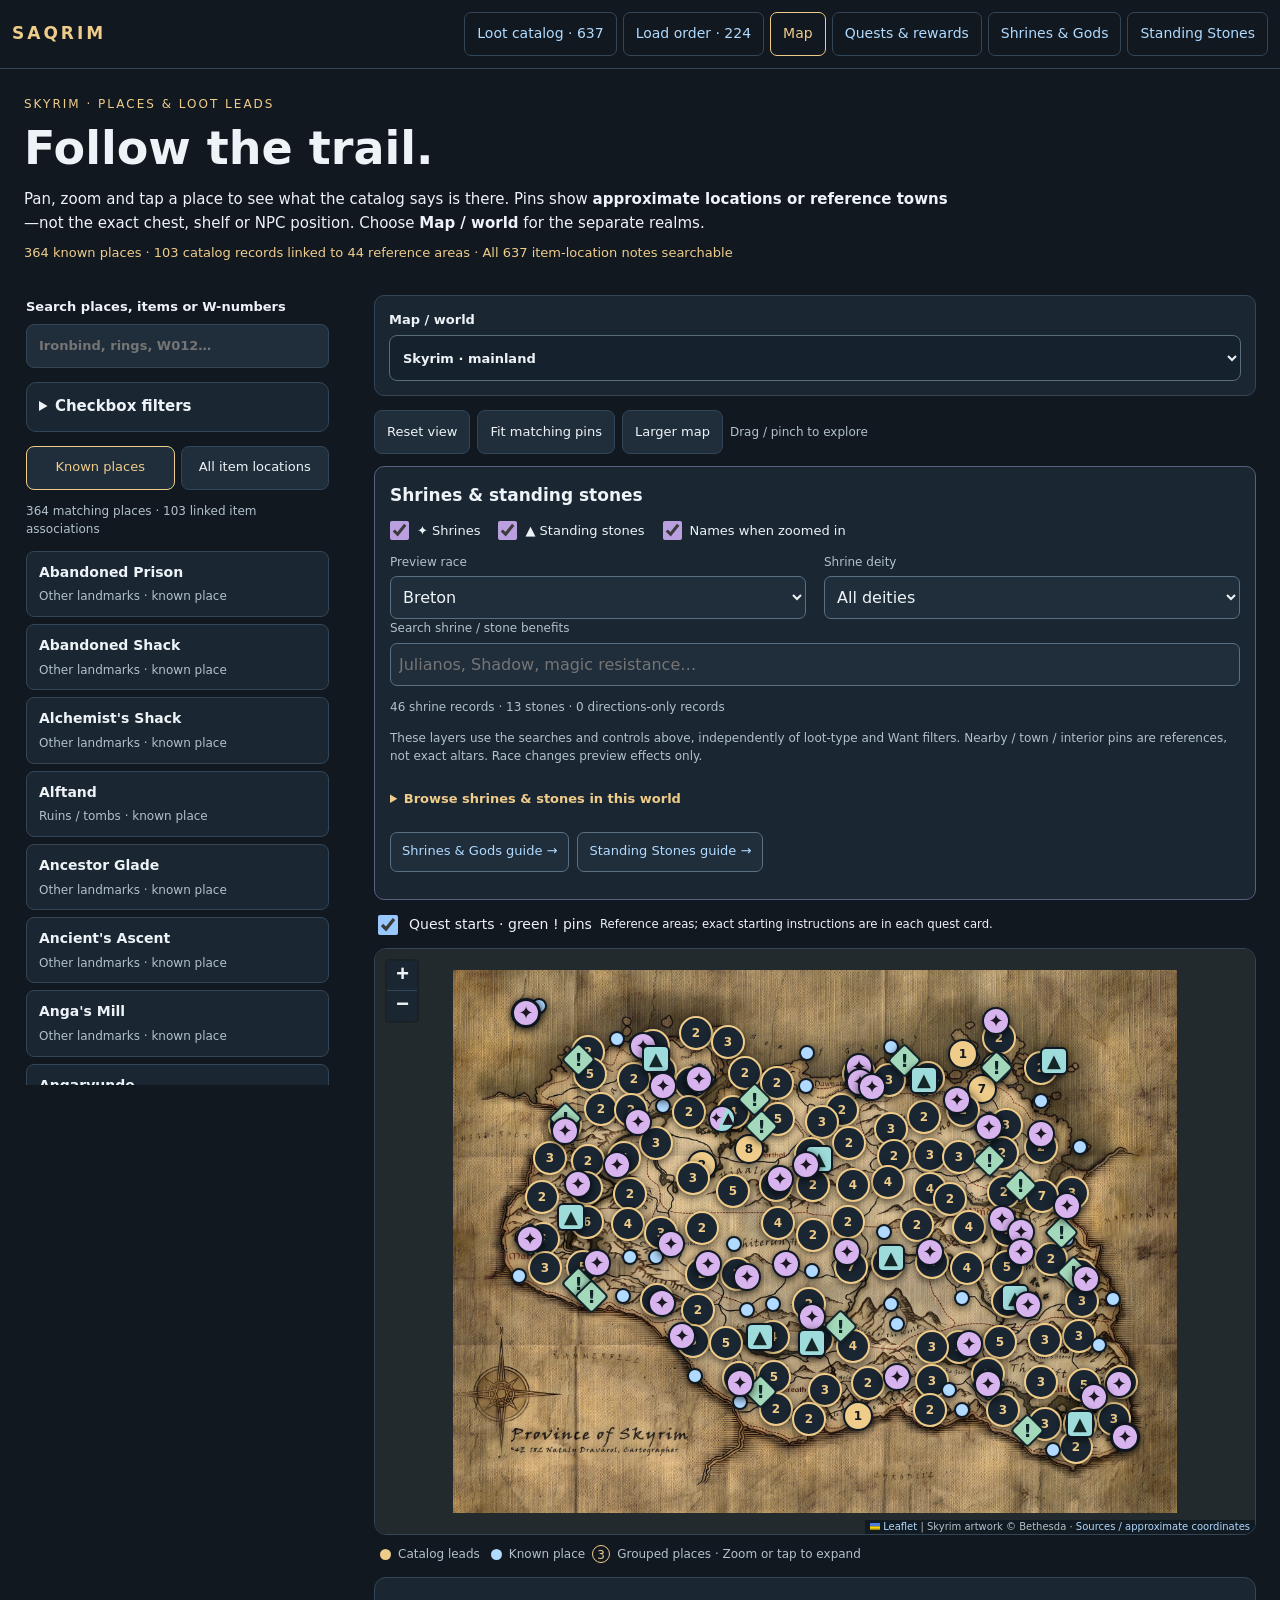
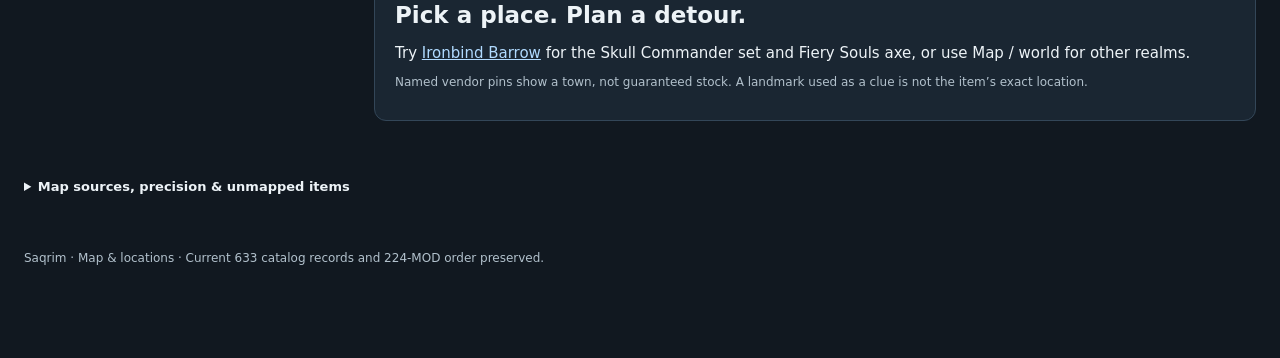
<file: map.html>
<!doctype html>
<html lang="en"><head><meta charset="utf-8"><meta name="viewport" content="width=device-width,initial-scale=1"><meta name="description" content="Saqrim's interactive maps and separate-world location guides: known places, catalog loot leads and source-qualified directions."><title>Saqrim · Map & locations</title><link rel="stylesheet" href="assets/map/leaflet.css"><link rel="stylesheet" href="map.css?v=1"><script defer src="assets/map/leaflet.js"></script><script defer src="catalog-tags.js?v=4"></script><script defer src="map-links.js?v=1"></script><script defer src="world-data.js?v=1"></script><script defer src="map.js?v=content-batch-02"></script><script defer src="world-picker.js?v=1"></script><script defer src="site-top.js?v=reward-research-01"></script><link rel="stylesheet" href="blessings.css?v=1"><script defer src="faith-data.js?v=1"></script><script defer src="stones-data.js?v=1"></script><script defer src="blessings-ui.js?v=2"></script><script defer src="site-blessings.js?v=2"></script></head>
<body id="top"><a class="skip" href="#location-index">Skip to location list</a><nav class="nav" aria-label="Saqrim sections"><a class="brand" href="./">SAQRIM</a><a href="./">Loot catalog · 637</a><a href="load-order.html">Load order · 224</a><a href="map.html" aria-current="page">Map</a><a href="quests.html">Quests & rewards</a><a href="shrines.html">Shrines & Gods</a><a href="standing-stones.html">Standing Stones</a></nav>
<header><p class="eyebrow">SKYRIM · PLACES & LOOT LEADS</p><h1>Follow the trail.</h1><p>Pan, zoom and tap a place to see what the catalog says is there. Pins show <strong>approximate locations or reference towns</strong>—not the exact chest, shelf or NPC position. Choose <strong>Map / world</strong> for the separate realms.</p><p class="stats" id="coverage" aria-live="polite">Loading the map and your catalog…</p></header>
<main class="layout"><aside class="sidebar"><label class="search-label" for="map-search">Search places, items or W-numbers<input type="search" id="map-search" placeholder="Ironbind, rings, W012…" autocomplete="off" disabled></label>
<details class="filters" id="map-filters"><summary>Checkbox filters <span id="filter-count"></span></summary><div class="filter-inner"><fieldset><legend>Map layers</legend><label><input type="checkbox" id="show-linked" checked>Places with item leads</label><label><input type="checkbox" id="show-known" checked>Other known places</label><label><input type="checkbox" id="picks-only">My Want / Maybe picks only</label></fieldset><p class="hint">OR within each group; AND across groups. Item filters hide unrelated place-only markers.</p><div id="map-facets"></div><button id="clear-map" type="button">Clear filters</button></div></details>
<div class="list-tabs" role="group" aria-label="Location list"><button type="button" id="places-tab" aria-pressed="true">Known places</button><button type="button" id="items-tab" aria-pressed="false">All item locations</button></div>
<div id="item-options" hidden><label for="world">Item index region<select id="world"><option value="">All worlds / regions</option></select></label><label><input id="unpinned-only" type="checkbox">Only items without a mainland pin</label></div>
<p id="result-count" class="hint" role="status"></p><div id="location-index" tabindex="-1"></div><button type="button" id="more" hidden>Show more results</button></aside>
<section class="map-column" aria-label="Interactive map and selected place"><div class="map-actions"><button id="reset-view" type="button">Reset view</button><button id="fit-results" type="button">Fit matching pins</button><button id="large-map" type="button" aria-pressed="false">Larger map</button><span class="hint">Drag / pinch to explore</span></div><div class="map-shell"><div id="map" aria-label="Skyrim reference map"></div><p id="map-error" class="map-error" hidden></p></div><p class="legend"><span class="gold-dot"></span>Catalog leads <span class="blue-dot"></span>Known place <span class="cluster-dot">3</span>Grouped places · Zoom or tap to expand</p>
<section id="details" class="detail-panel" tabindex="-1" aria-live="polite"><h2>Pick a place. Plan a detour.</h2><p>Try <button class="text-button" type="button" data-place="Ironbind Barrow">Ironbind Barrow</button> for the Skull Commander set and Fiery Souls axe, or use Map / world for other realms.</p><p class="hint">Named vendor pins show a town, not guaranteed stock. A landmark used as a clue is not the item’s exact location.</p></section>
</section></main>
<details class="about"><summary>Map sources, precision & unmapped items</summary><p>The mainland layer remains unchanged. The Map / world selector opens the separate-world views; map availability and coordinate precision are identified for each realm. <a href="worlds.html?world=solstheim">Explore other worlds</a>.</p><p>364 mainland reference places come from a pinned exterior-cell atlas export plus its settlement reference points. Pins are approximate area markers, not surveyed entrance coordinates, interior floor plans or new PS5 gameplay verification. Selecting a place displays its approximate area.</p><p>Only reviewed associations connect catalog records to pins. Known-place markers with no linked items do not mean a location has no loot. Random drops, generic crafting, unspecified merchants and unresolved locations are never assigned made-up pickup coordinates.</p><p>Each item keeps its original research notes, version caveats and source links. Your browser-local Want / Maybe picks can be read here, but no console data or location tracking is used.</p><p>Map artwork © Bethesda Softworks. <a href="https://en.uesp.net/wiki/File:SR-map-Skyrim.jpg" target="_blank" rel="noopener noreferrer">Skyrim reference artwork</a> · <a href="https://github.com/lcbmann/keizaal-ranger-map/blob/eebeb504a088f75c467bc8e601f8dc1209c2bc2f/data/skyrim-canon-atlas.generated.json" target="_blank" rel="noopener noreferrer">Coordinate source snapshot</a> · <a href="assets/map/SOURCES.txt">Asset credits</a> · <a href="MAP-WORLDS.md">Other-world coverage</a>. Leaflet 1.9.4 is included under its BSD-2-Clause license.</p></details><footer>Saqrim · Map & locations · Current 633 catalog records and 224-MOD order preserved.</footer><noscript><p><a href="catalog-source.html">Read the full catalog and location notes without JavaScript.</a></p></noscript></body></html>
</file>
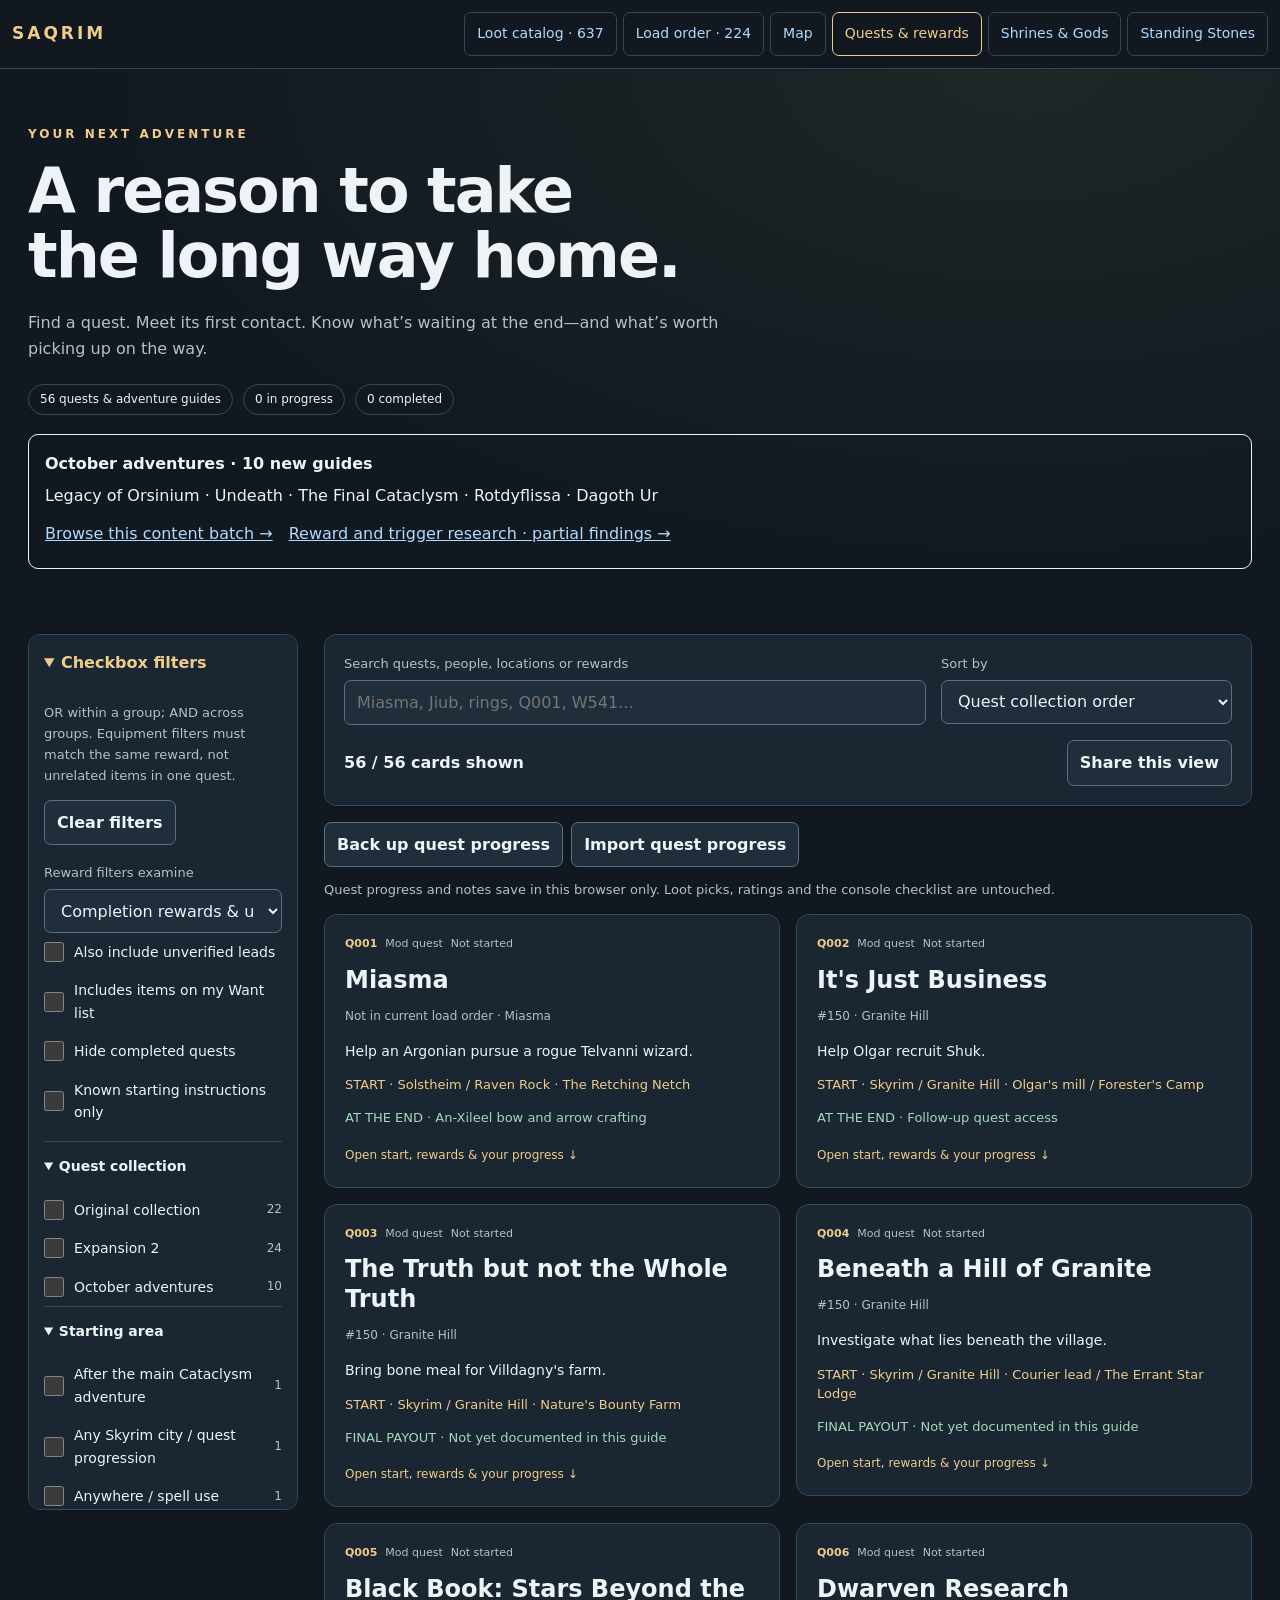
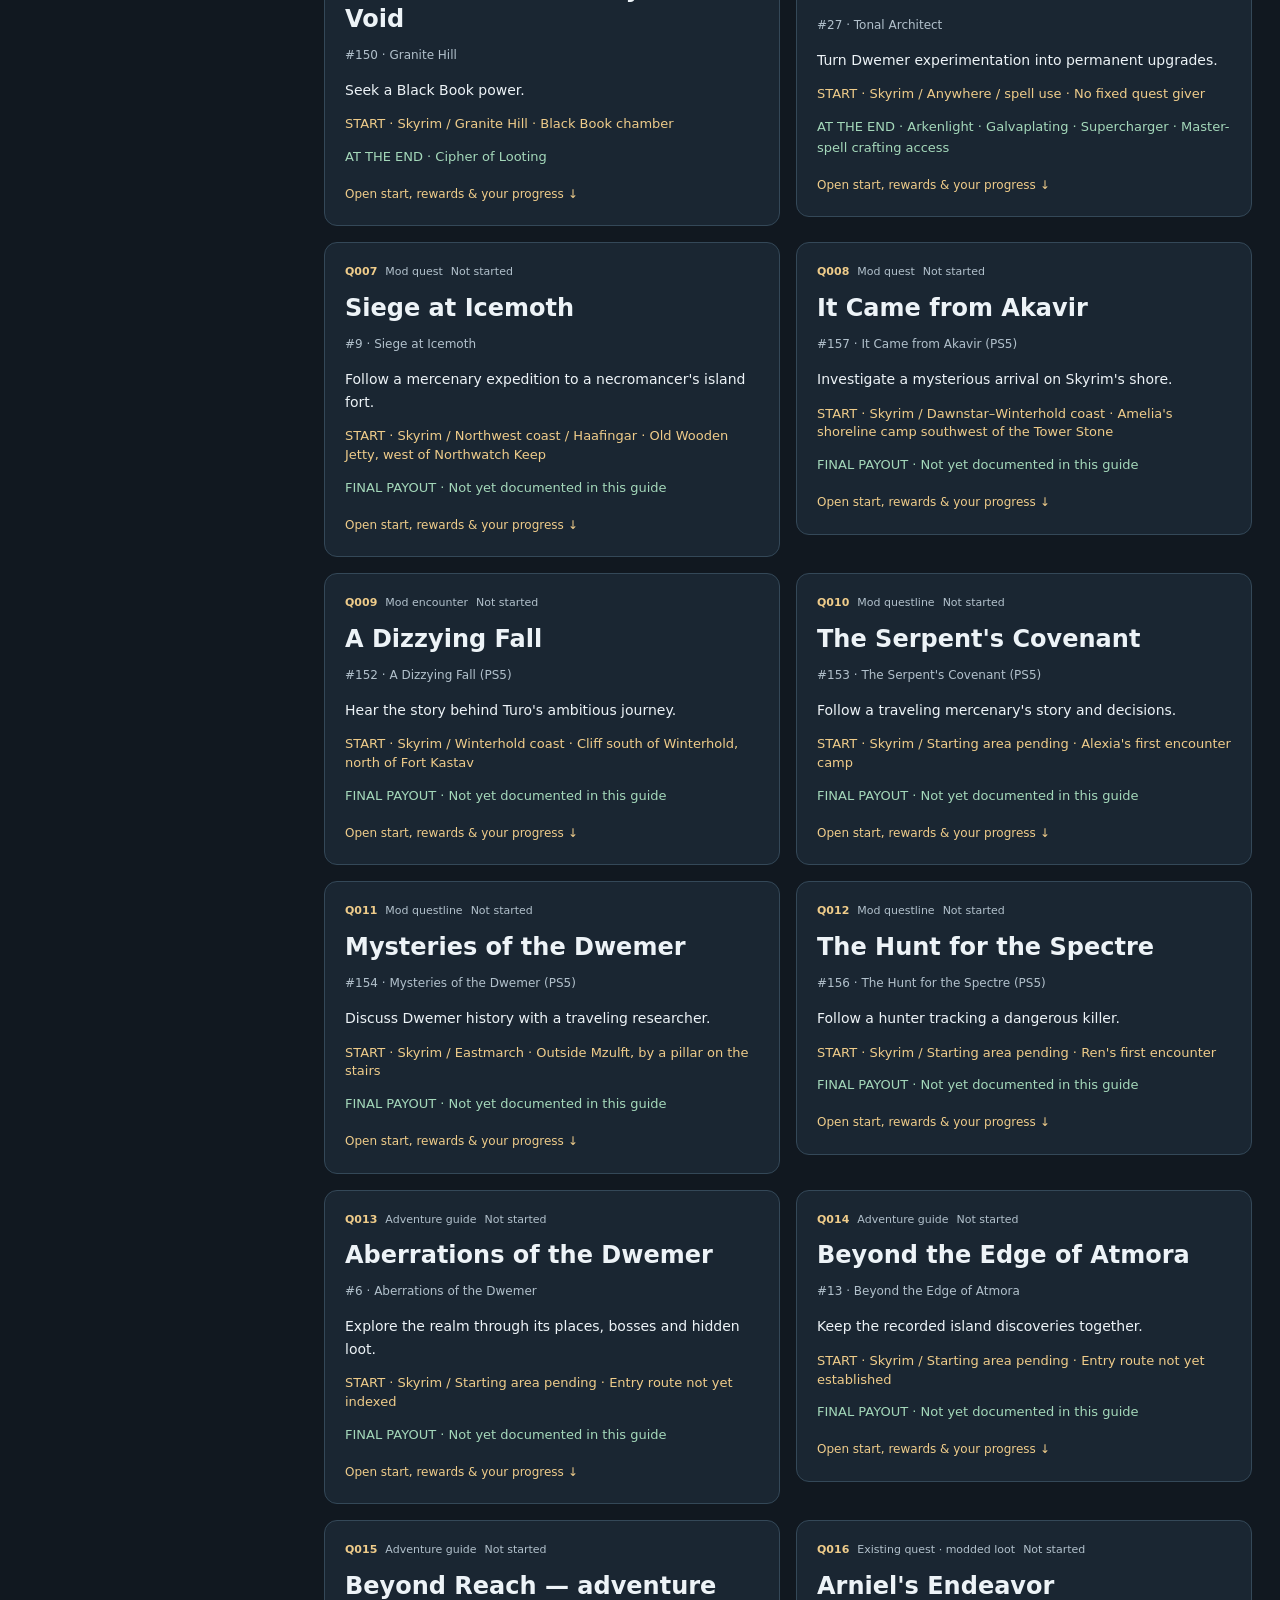
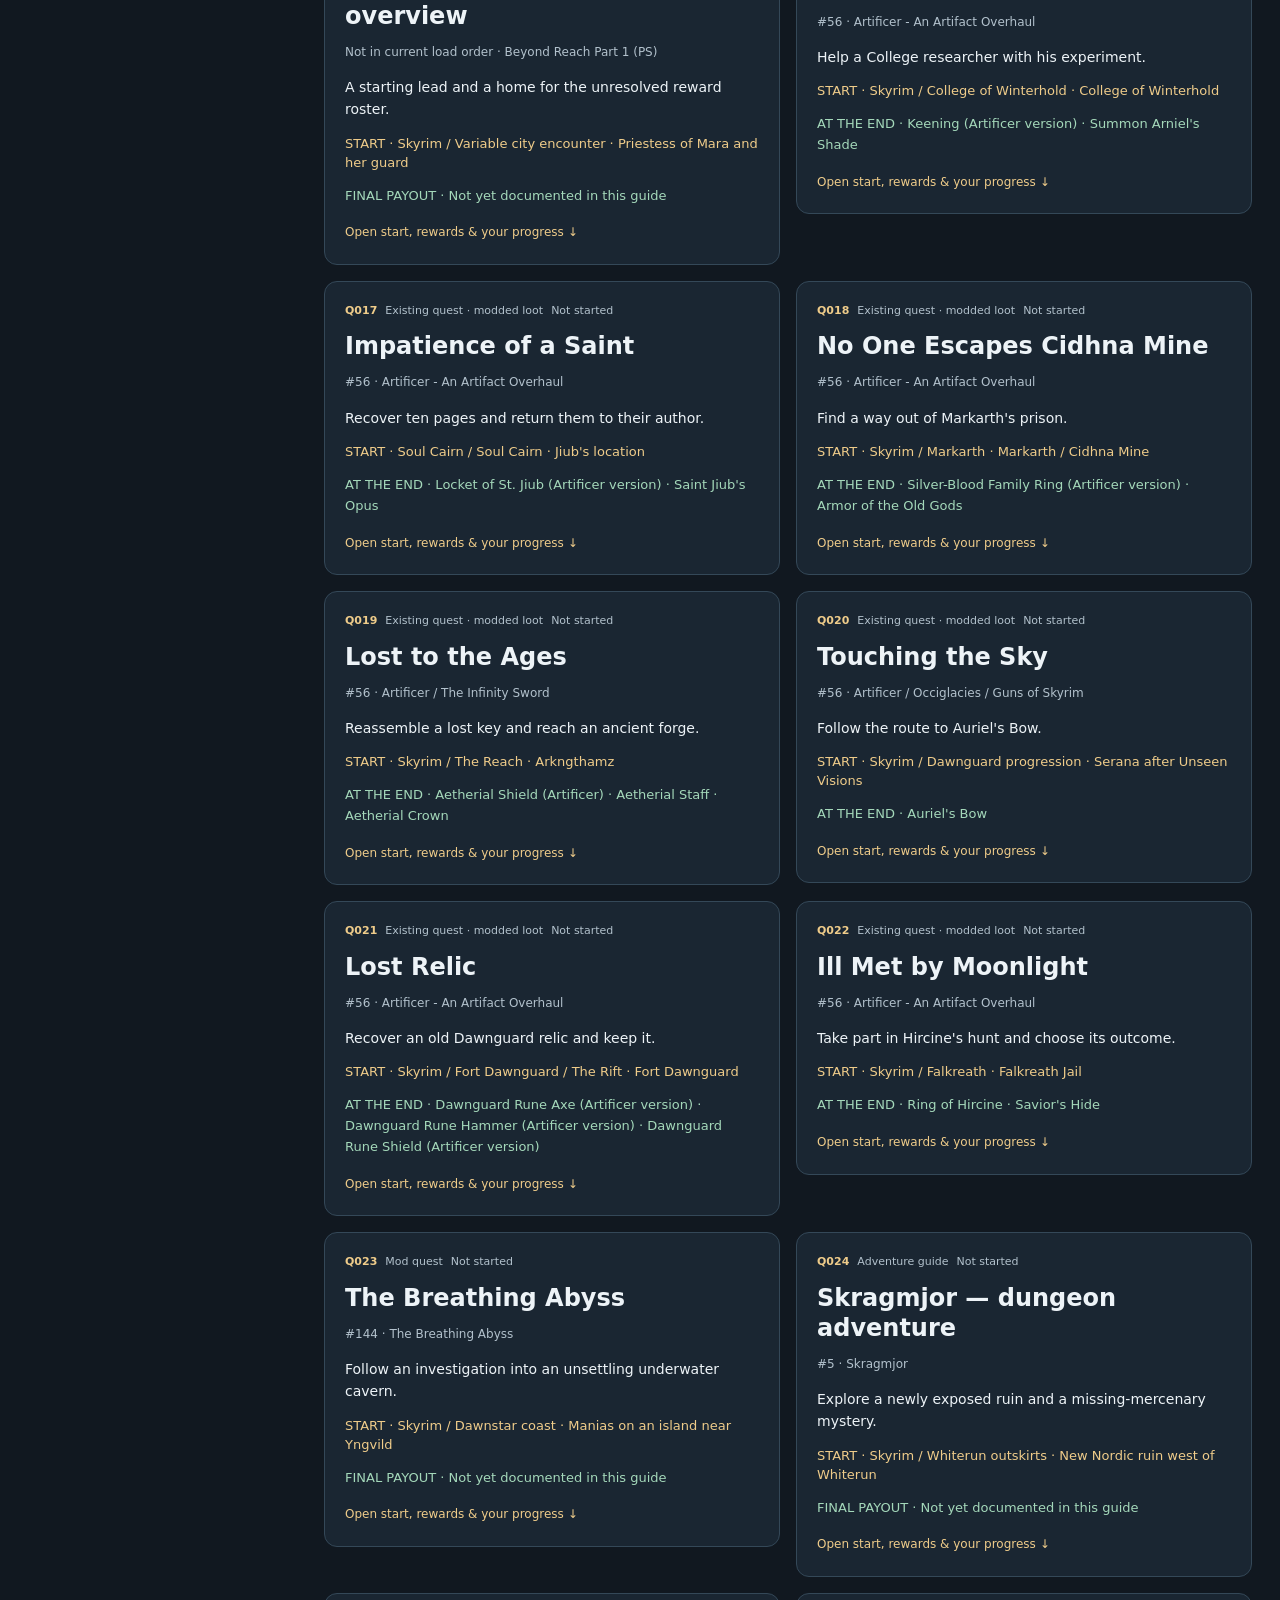
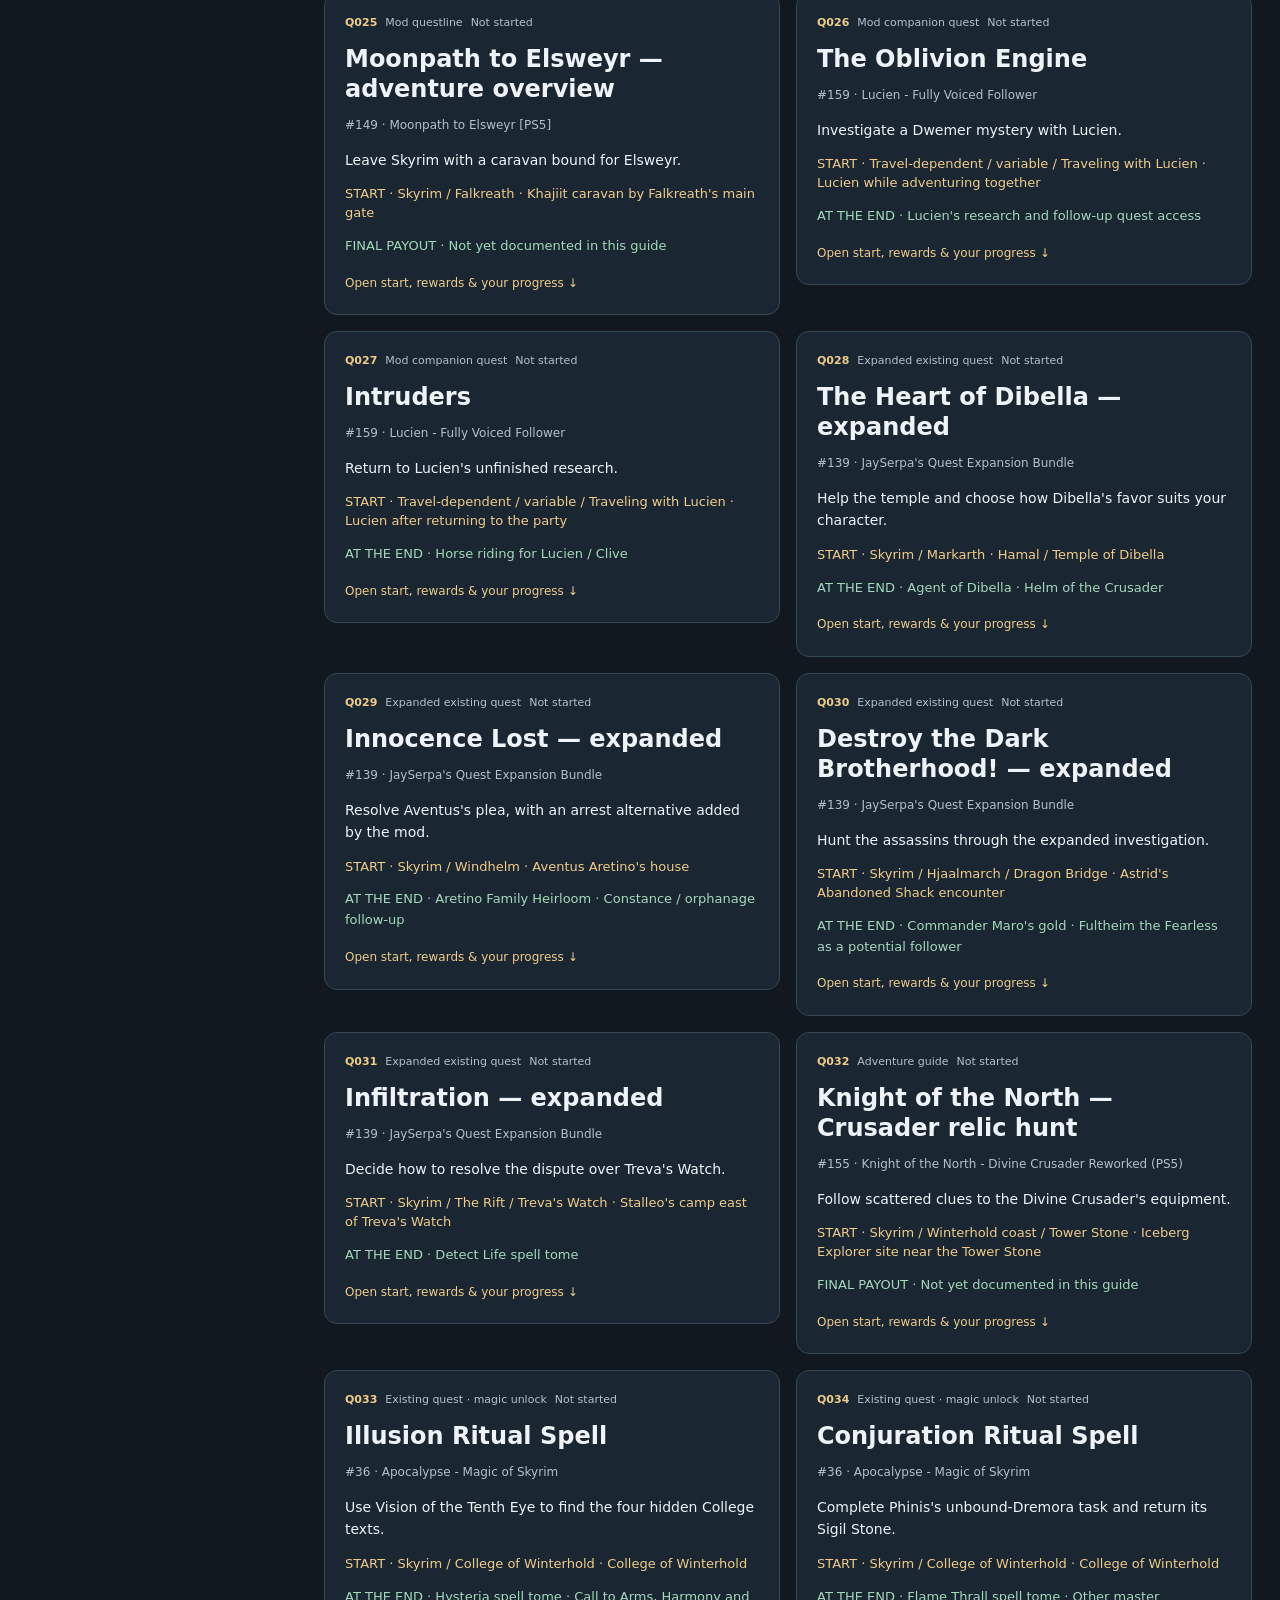
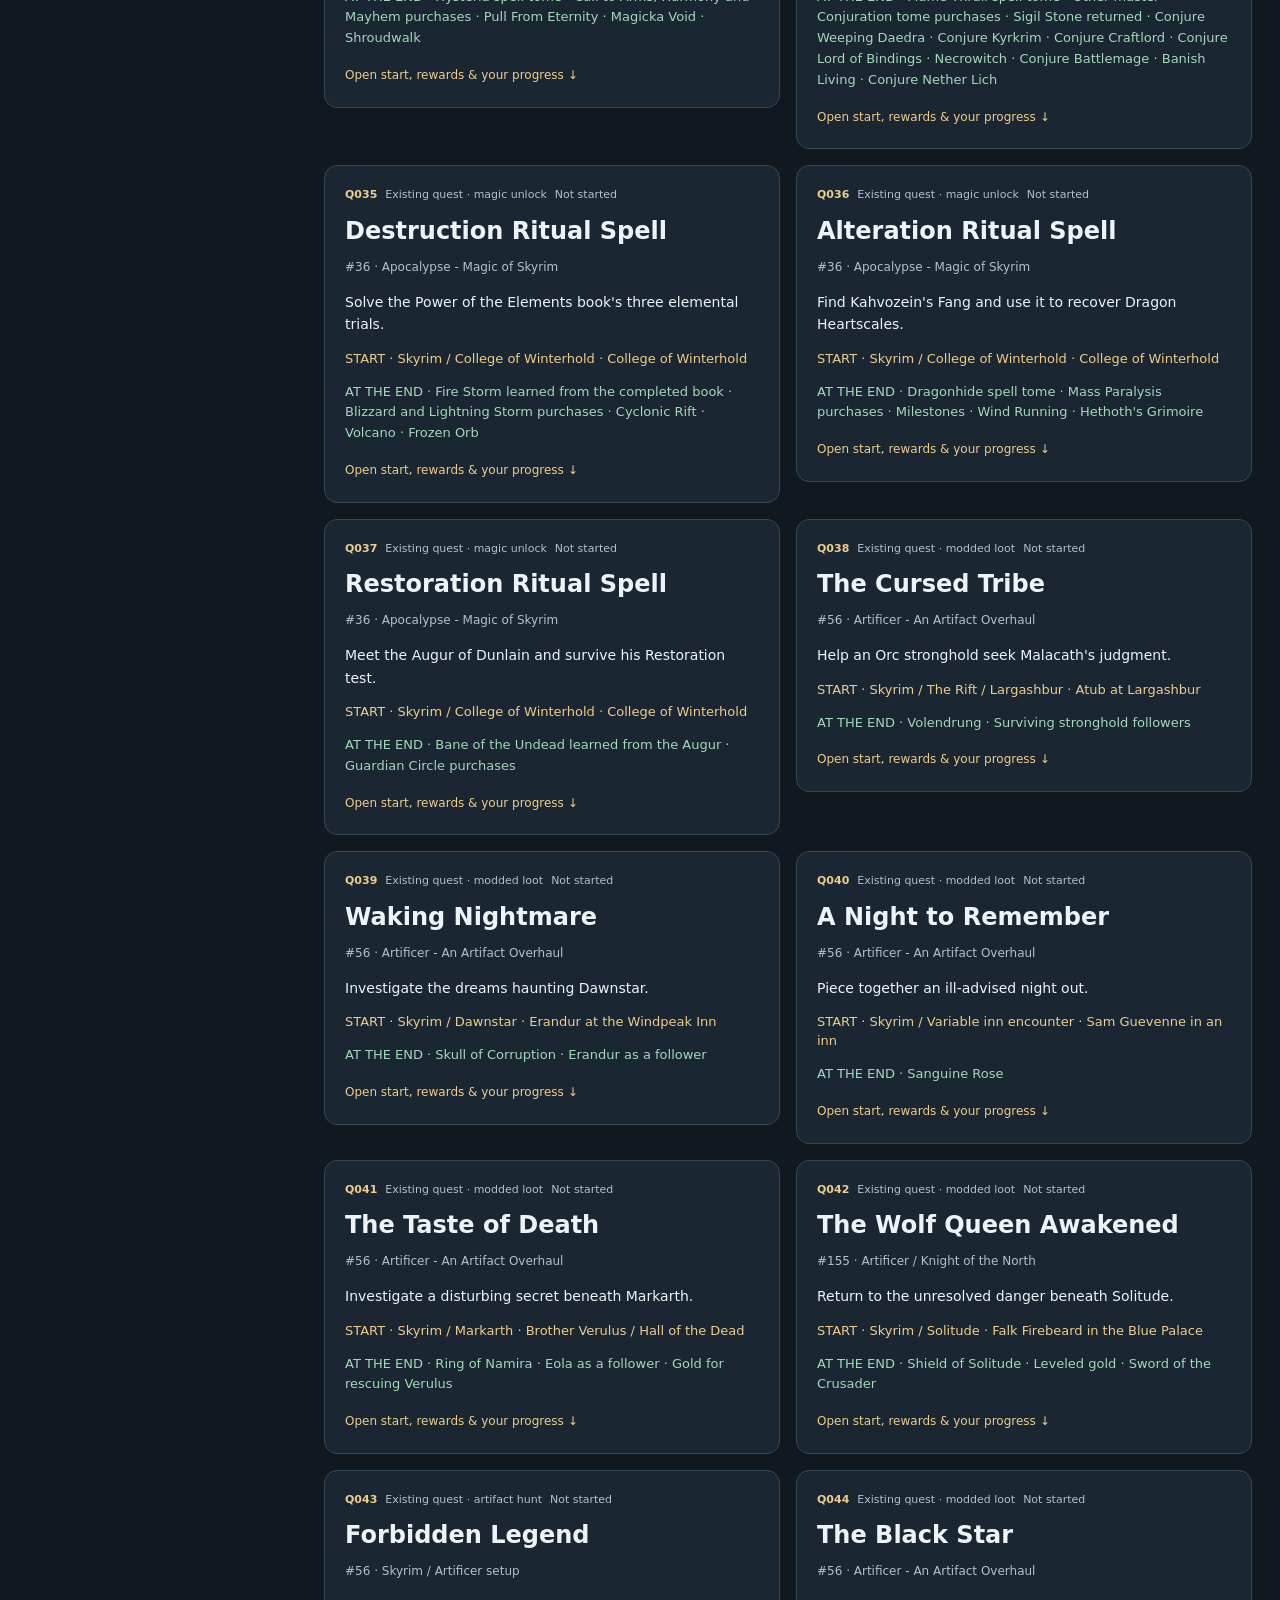
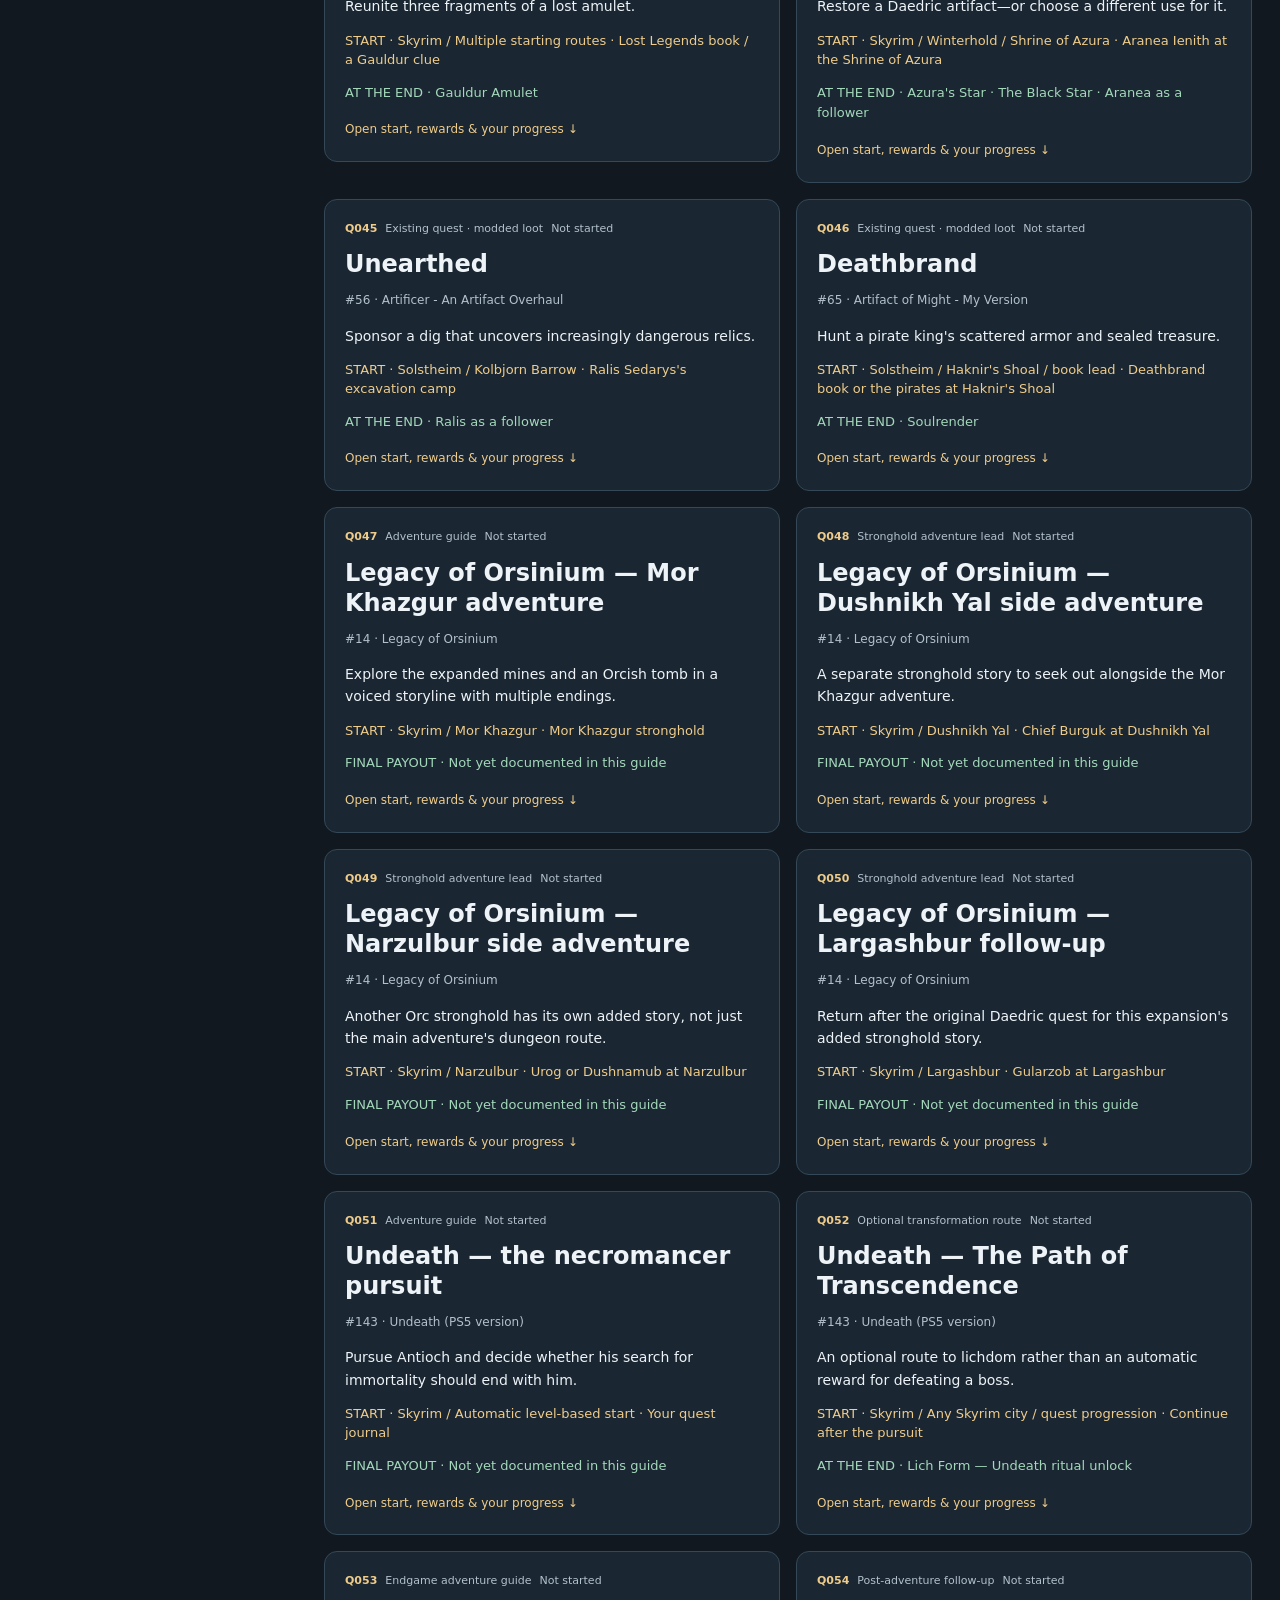
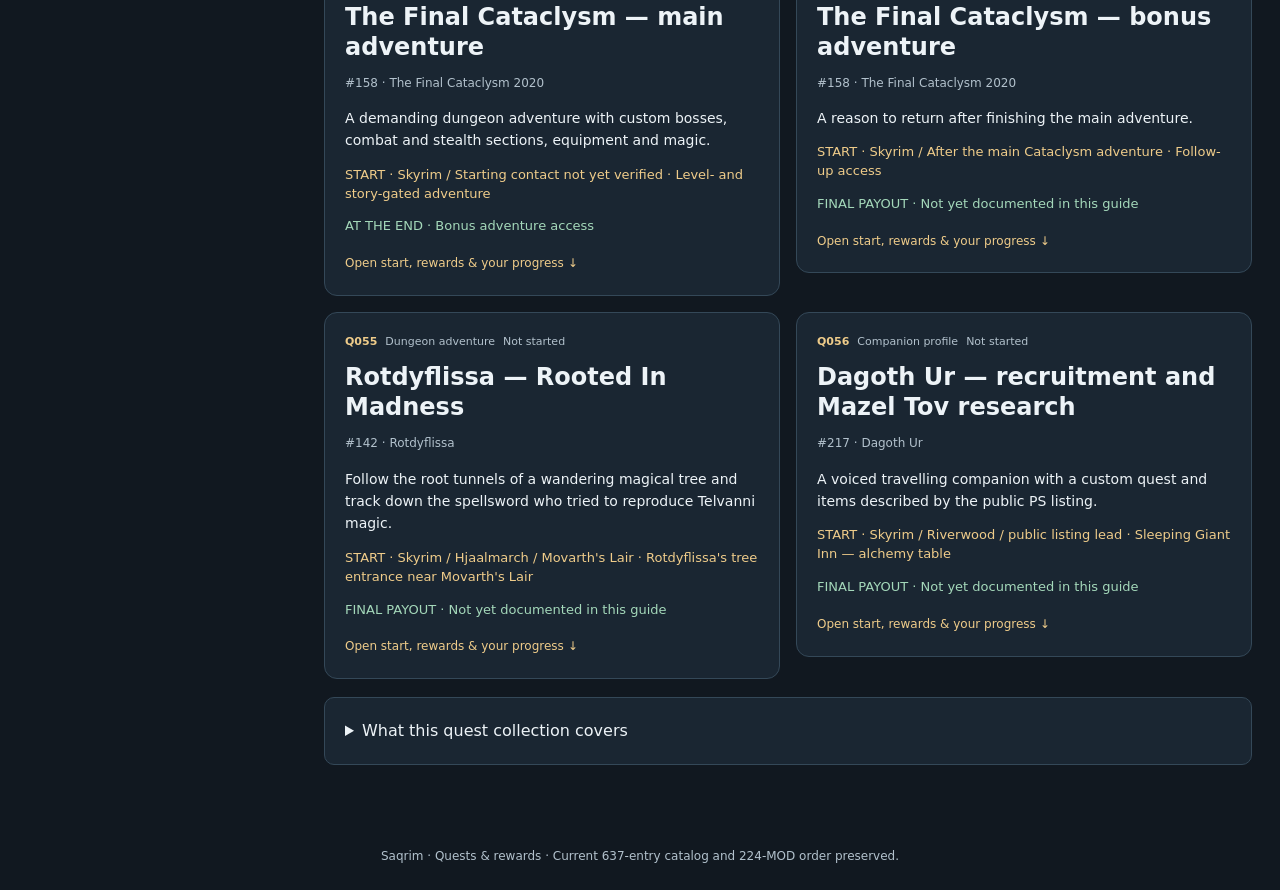
<file: quests.html>
<!doctype html>
<html lang="en"><head><meta charset="utf-8"><meta name="viewport" content="width=device-width,initial-scale=1"><meta name="description" content="Saqrim quests and rewards: find where adventures start, compare rewards and optional loot, and keep your own quest journal."><title>Saqrim · Quests & rewards</title><link rel="stylesheet" href="quests.css?v=1"><script defer src="catalog-tags.js?v=4"></script><script defer src="quests.js?v=reward-research-01"></script><script defer src="site-top.js?v=reward-research-01"></script><style>.content-batch-callout{margin:1.2rem 0;padding:1rem;border:1px solid currentColor;border-radius:10px;line-height:1.6;overflow-wrap:anywhere}.content-batch-callout p{margin:.4rem 0}.content-batch-callout a{display:inline-block;margin:.35rem 1rem .35rem 0}</style></head>
<body id="top"><a class="skip" href="#quest-results">Skip to quests</a><nav class="nav" aria-label="Saqrim sections"><a class="brand" href="./">SAQRIM</a><a href="./">Loot catalog · 637</a><a href="load-order.html">Load order · 224</a><a href="map.html">Map</a><a href="quests.html" aria-current="page">Quests & rewards</a><a href="shrines.html">Shrines & Gods</a><a href="standing-stones.html">Standing Stones</a></nav>
<header class="hero"><p class="eyebrow">YOUR NEXT ADVENTURE</p><h1>A reason to take<br>the long way home.</h1><p>Find a quest. Meet its first contact. Know what’s waiting at the end—and what’s worth picking up on the way.</p><div id="quest-stats" class="stats" aria-live="polite">Loading your quest journal…</div><aside class="content-batch-callout"><strong>October adventures · 10 new guides</strong><p>Legacy of Orsinium · Undeath · The Final Cataclysm · Rotdyflissa · Dagoth Ur</p><a href="quests.html?batch=October%20adventures">Browse this content batch →</a><a href="REWARD-RESEARCH-01.md">Reward and trigger research · partial findings →</a></aside></header>
<div class="layout"><aside><details id="quest-filters" class="filters" open><summary>Checkbox filters <span id="filter-count"></span></summary><div class="filter-body"><p class="hint">OR within a group; AND across groups. Equipment filters must match the same reward, not unrelated items in one quest.</p><button id="clear-filters" type="button">Clear filters</button><div class="scope-control"><label for="reward-scope">Reward filters examine<select id="reward-scope"><option value="end">Completion rewards & unlocks</option><option value="all">Also include documented quest loot</option></select></label><label class="tick"><input type="checkbox" id="include-leads">Also include unverified leads</label><label class="tick"><input type="checkbox" id="wanted-only">Includes items on my Want list</label><label class="tick"><input type="checkbox" id="hide-completed">Hide completed quests</label><label class="tick"><input type="checkbox" id="known-start">Known starting instructions only</label></div><div id="quest-facets"></div><button id="show-results" type="button">Show matching quests ↓</button></div></details></aside>
<main id="quest-results" tabindex="-1"><section class="toolbar"><label for="quest-search">Search quests, people, locations or rewards<input id="quest-search" type="search" placeholder="Miasma, Jiub, rings, Q001, W541…" autocomplete="off"></label><label for="quest-sort">Sort by<select id="quest-sort"><option value="curated">Quest collection order</option><option value="name">Name · A–Z</option><option value="start">Starting area · A–Z</option><option value="mod">Load-order number</option><option value="progress">My progress</option></select></label><div class="count-line"><strong id="quest-count" aria-live="polite"></strong><button id="share-filters" type="button">Share this view</button></div><div id="active-filters"></div></section>
<div class="actions"><button id="backup-quests" type="button">Back up quest progress</button><button id="import-quests" type="button">Import quest progress</button></div><p class="hint" id="quest-save-status">Progress stays in this browser. Quest completion and collecting a reward are separate.</p><p id="quest-message" role="status" hidden></p>
<section id="quest-transfer" class="transfer" hidden><h2 id="transfer-title">Quest progress</h2><p>Only quest statuses, reward checkboxes and notes are transferred. Existing loot picks, ratings and the console checklist are not replaced.</p><textarea id="transfer-text" aria-label="Quest backup JSON"></textarea><div class="actions"><button type="button" id="copy-backup">Copy text</button><button type="button" id="save-backup">Save file</button><button type="button" id="apply-import" hidden>Import pasted JSON</button><label class="button" id="import-file-label" hidden>Choose backup<input type="file" id="quest-import-file" accept=".json,application/json"></label><button type="button" id="close-transfer">Close</button></div></section>
<p id="quest-error" class="notice" hidden>Quests could not load. Reload to retry. Your original <a href="./">loot catalog</a> and saves are unchanged.</p><p id="quest-empty" class="notice" hidden>No matching quests. Try including documented quest loot, unchecking a filter, or clearing the search. Unknown rewards are not treated as confirmed matches.</p><div id="quest-cards" class="quest-grid"></div>
<details class="about"><summary>What this quest collection covers</summary><p>56 curated cards (including the 10 October adventure guides): named quests, encounter chains and explicitly labeled adventure-wide guides. This is not every quest in Skyrim or every quest in the recorded mods.</p><p>Completion rewards, choices, unlocks, boss loot, optional finds and unverified leads are different categories. A listed NPC outfit is not automatically a reward. A missing reward means not yet documented, not proof that the quest offers nothing.</p><p>Quest-start information combines the recorded PS5 menu, retained catalog research and newly consulted author or base-game references. Each card identifies its sources. PC version features and community routes are not independently verified PS5 behavior. Existing item effects and qualifications remain in the linked W-number entries.</p><p>Map buttons lead to existing geographic references or world guides, never invented coordinates. Nearby landmarks are clearly labeled. Reward names are visible; outcome details and walkthrough-like directions start collapsed.</p><p>All progress is manual and browser-local. Nothing reads your console, changes a save game, or marks a quest complete because an item is wanted.</p><a href="QUESTS.md">Coverage and implementation notes</a></details></main></div><footer>Saqrim · Quests & rewards · Current 637-entry catalog and 224-MOD order preserved.</footer><noscript><p>JavaScript is required for this journal. <a href="catalog-source.html">Read the original item locations and sources.</a></p></noscript></body></html>
</file>
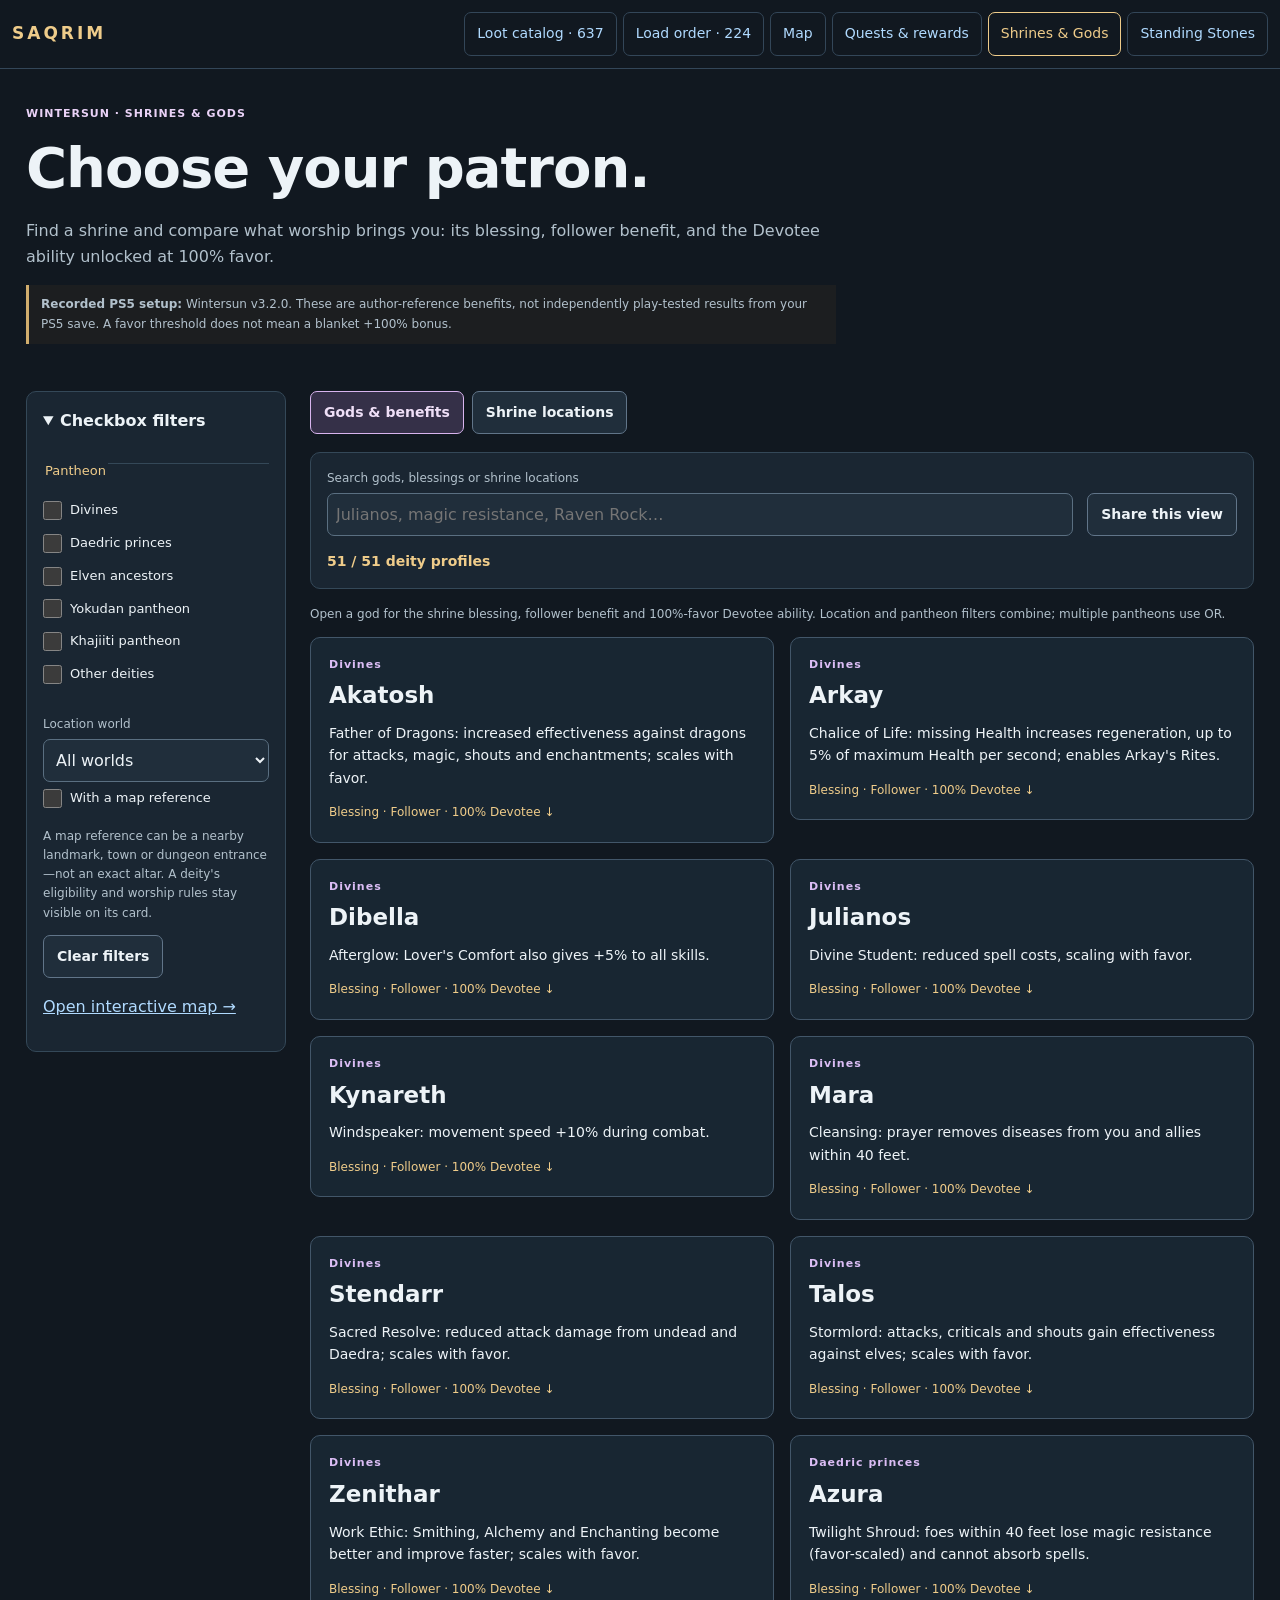
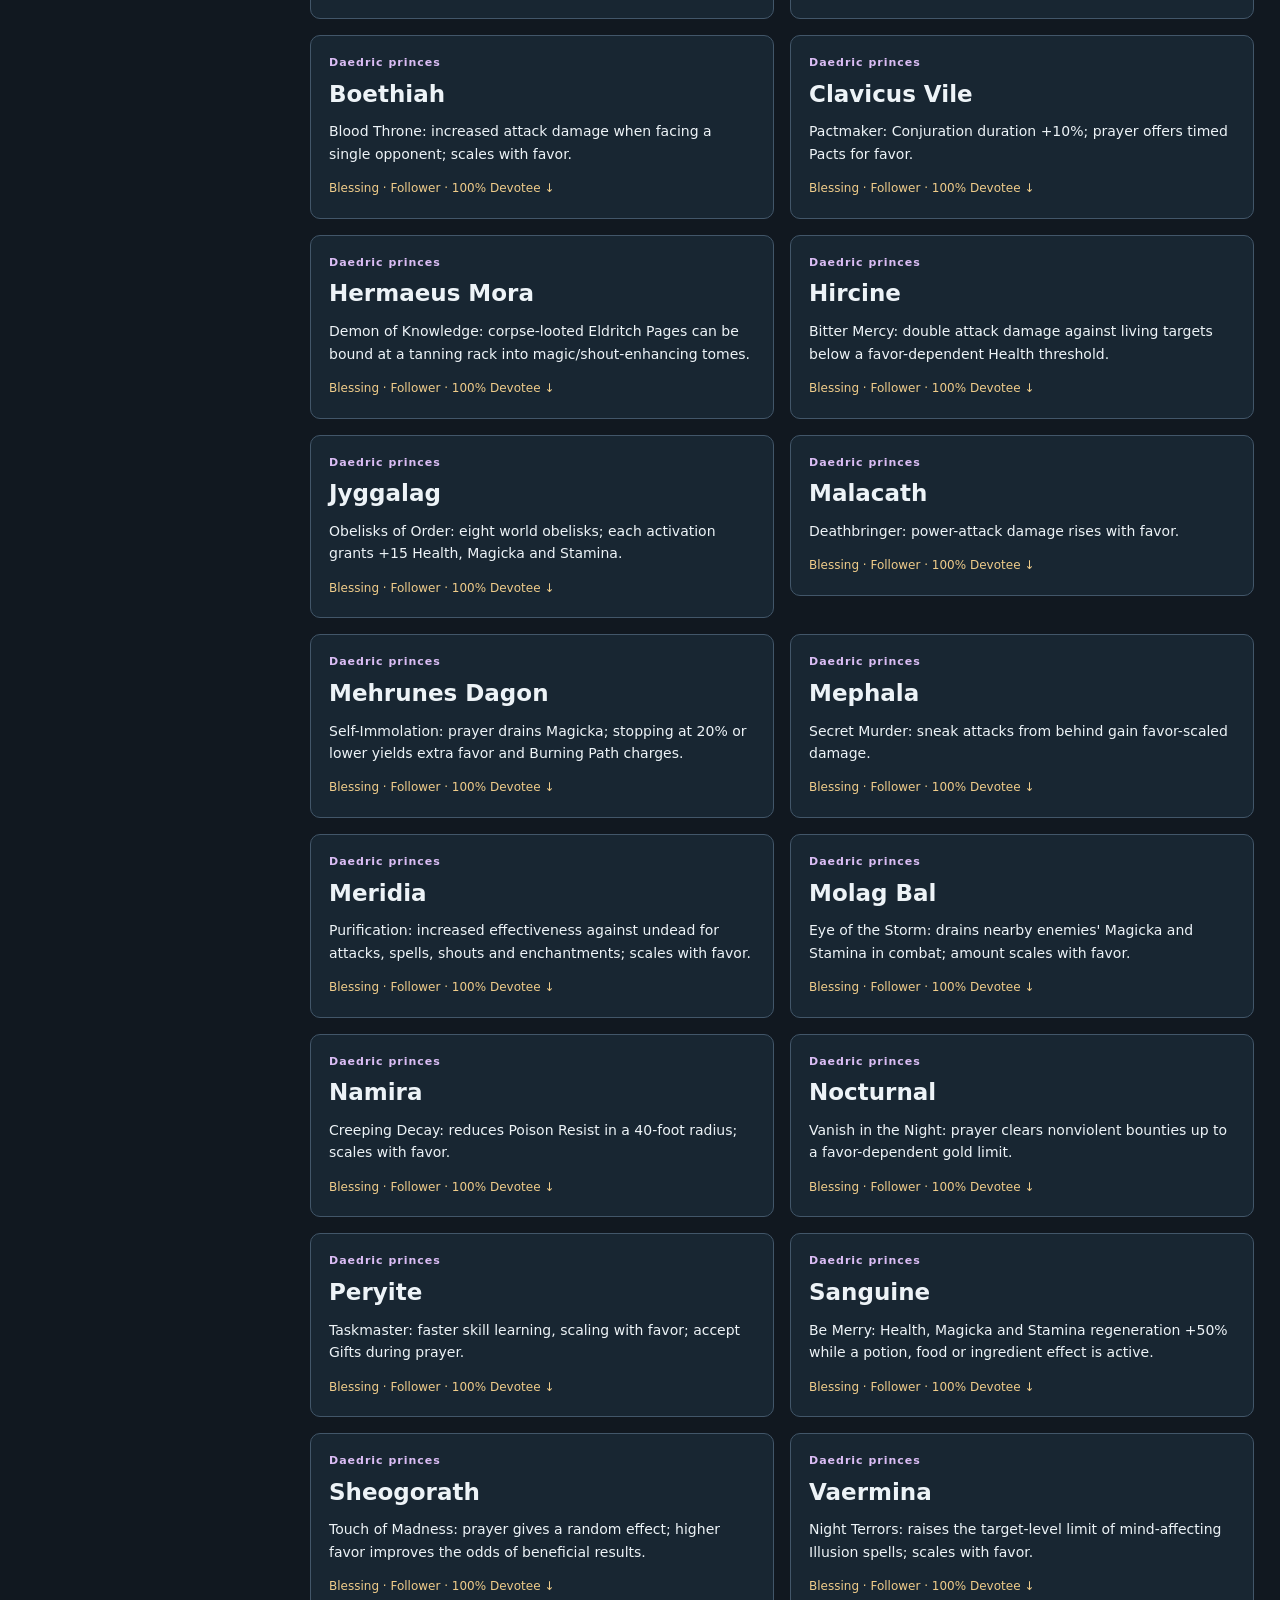
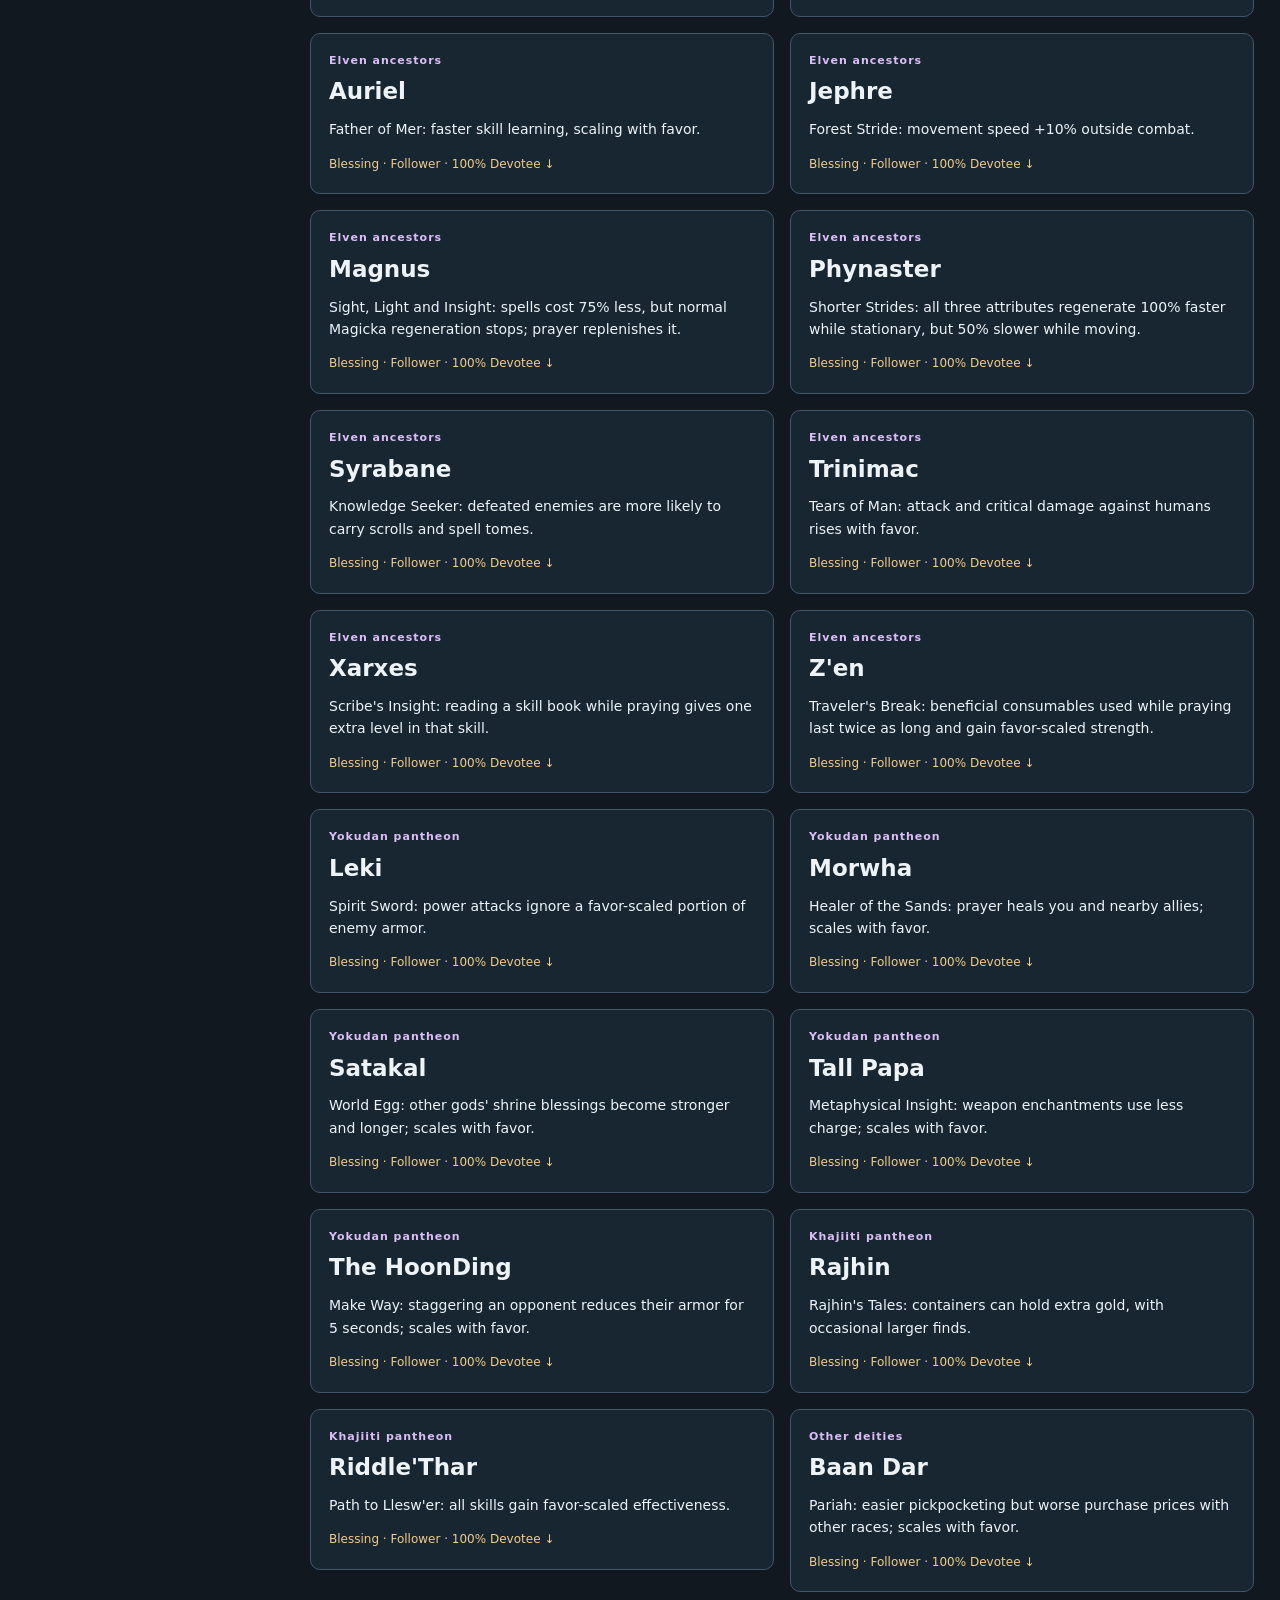
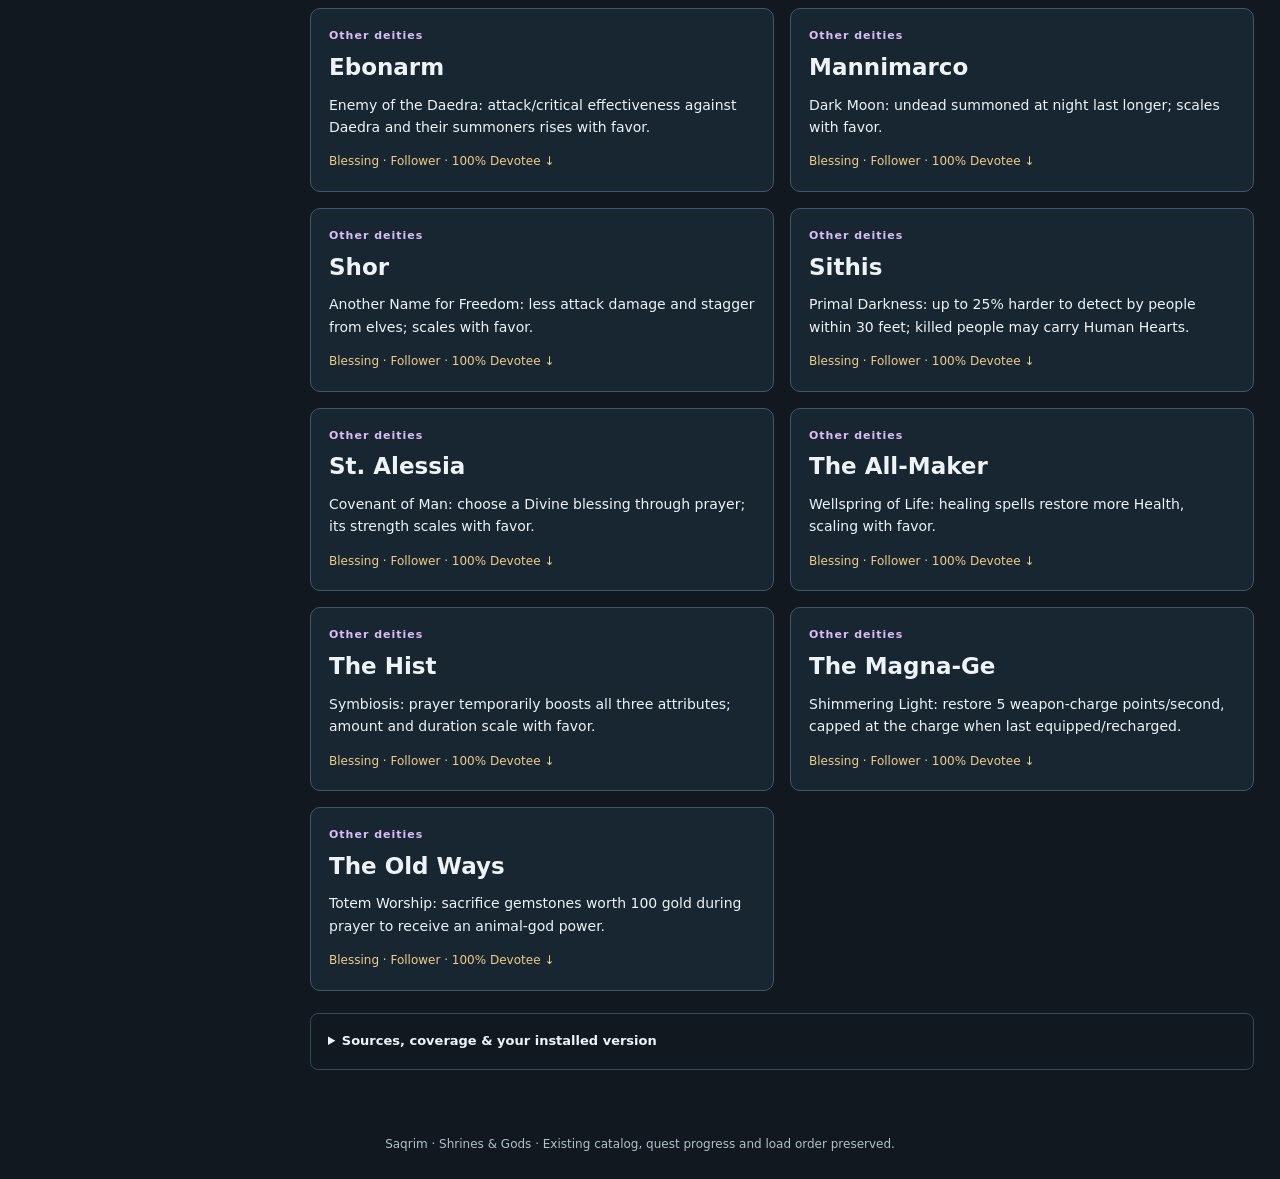
<file: shrines.html>
<!doctype html>
<html lang="en"><head><meta charset="utf-8"><meta name="viewport" content="width=device-width,initial-scale=1"><meta name="description" content="Saqrim's Wintersun shrine locations, blessings, follower benefits and Devotee abilities unlocked at 100% favor."><title>Saqrim · Shrines & Gods</title><link rel="stylesheet" href="blessings.css?v=1"><script defer src="faith-data.js?v=1"></script><script defer src="stones-data.js?v=1"></script><script defer src="world-data.js?v=1"></script><script defer src="blessings-ui.js?v=2"></script><script defer src="blessings.js?v=2"></script><script defer src="site-top.js?v=reward-research-01"></script></head>
<body class="blessings-page" data-faith-section="shrines" id="top"><a class="faith-skip" href="#faith-results">Skip to results</a><nav class="nav" aria-label="Saqrim sections"><a class="brand" href="./">SAQRIM</a><a href="./">Loot catalog · 637</a><a href="load-order.html">Load order · 224</a><a href="map.html">Map</a><a href="quests.html">Quests & rewards</a><a href="shrines.html" aria-current="page">Shrines & Gods</a><a href="standing-stones.html">Standing Stones</a></nav>
<header class="faith-hero"><span class="faith-kicker">WINTERSUN · SHRINES & GODS</span><h1>Choose your patron.</h1><p>Find a shrine and compare what worship brings you: its blessing, follower benefit, and the Devotee ability unlocked at 100% favor.</p><p class="faith-warning"><strong>Recorded PS5 setup:</strong> Wintersun v3.2.0. These are author-reference benefits, not independently play-tested results from your PS5 save. A favor threshold does not mean a blanket +100% bonus.</p></header>
<div class="faith-layout"><aside><details id="faith-page-filters" class="faith-sidebar" open><summary>Checkbox filters</summary><div id="faith-pantheons"></div><label class="faith-select-label" for="faith-page-world">Location world<select id="faith-page-world"><option value="">All worlds</option></select></label><label class="faith-check"><input type="checkbox" id="faith-pinned-only">With a map reference</label><p class="faith-small">A map reference can be a nearby landmark, town or dungeon entrance—not an exact altar. A deity's eligibility and worship rules stay visible on its card.</p><button type="button" id="faith-clear">Clear filters</button><p><a href="map.html">Open interactive map →</a></p></details></aside>
<main id="faith-results" tabindex="-1"><div class="faith-tabs" role="group" aria-label="Shrine guide view"><button id="faith-tab-deities" type="button" data-faith-tab="deities" aria-pressed="true">Gods & benefits</button><button id="faith-tab-shrines" type="button" data-faith-tab="shrines" aria-pressed="false">Shrine locations</button></div><div class="faith-page-tools"><label class="faith-select-label" for="faith-page-search">Search gods, blessings or shrine locations<input type="search" id="faith-page-search" placeholder="Julianos, magic resistance, Raven Rock…" autocomplete="off"></label><div id="faith-page-race" hidden></div><button type="button" id="faith-share">Share this view</button><strong id="faith-page-count" role="status">Loading shrine guide…</strong></div><p id="faith-page-message" class="faith-warning" role="status" hidden></p><p id="faith-page-note" class="faith-small"></p><div id="faith-cards" class="faith-grid"></div><section id="faith-single" hidden></section>
<details class="faith-page-about"><summary>Sources, coverage & your installed version</summary><div id="faith-page-notes"></div><p>51 named deity profiles and 52 shrine-location records. Shared temples and alternate locations are included; this is not a census of every duplicate altar. A location without a calibrated point remains readable but unpinned.</p><p>Mechanics summarize Enai Siaion's author documentation. The final PS5 behavior and winning overrides remain untested. This page does not change your item picks, quest journal, ratings or load order.</p><p>Standing-stone effects and Breton bonuses have their own <a href="standing-stones.html">Standing Stones tab</a>.</p><p><a href="BLESSINGS.md">Source and coverage notes</a></p></details></main></div><footer>Saqrim · Shrines & Gods · Existing catalog, quest progress and load order preserved.</footer><noscript><p>The guide needs JavaScript; all navigation links above remain available.</p></noscript></body></html>
</file>
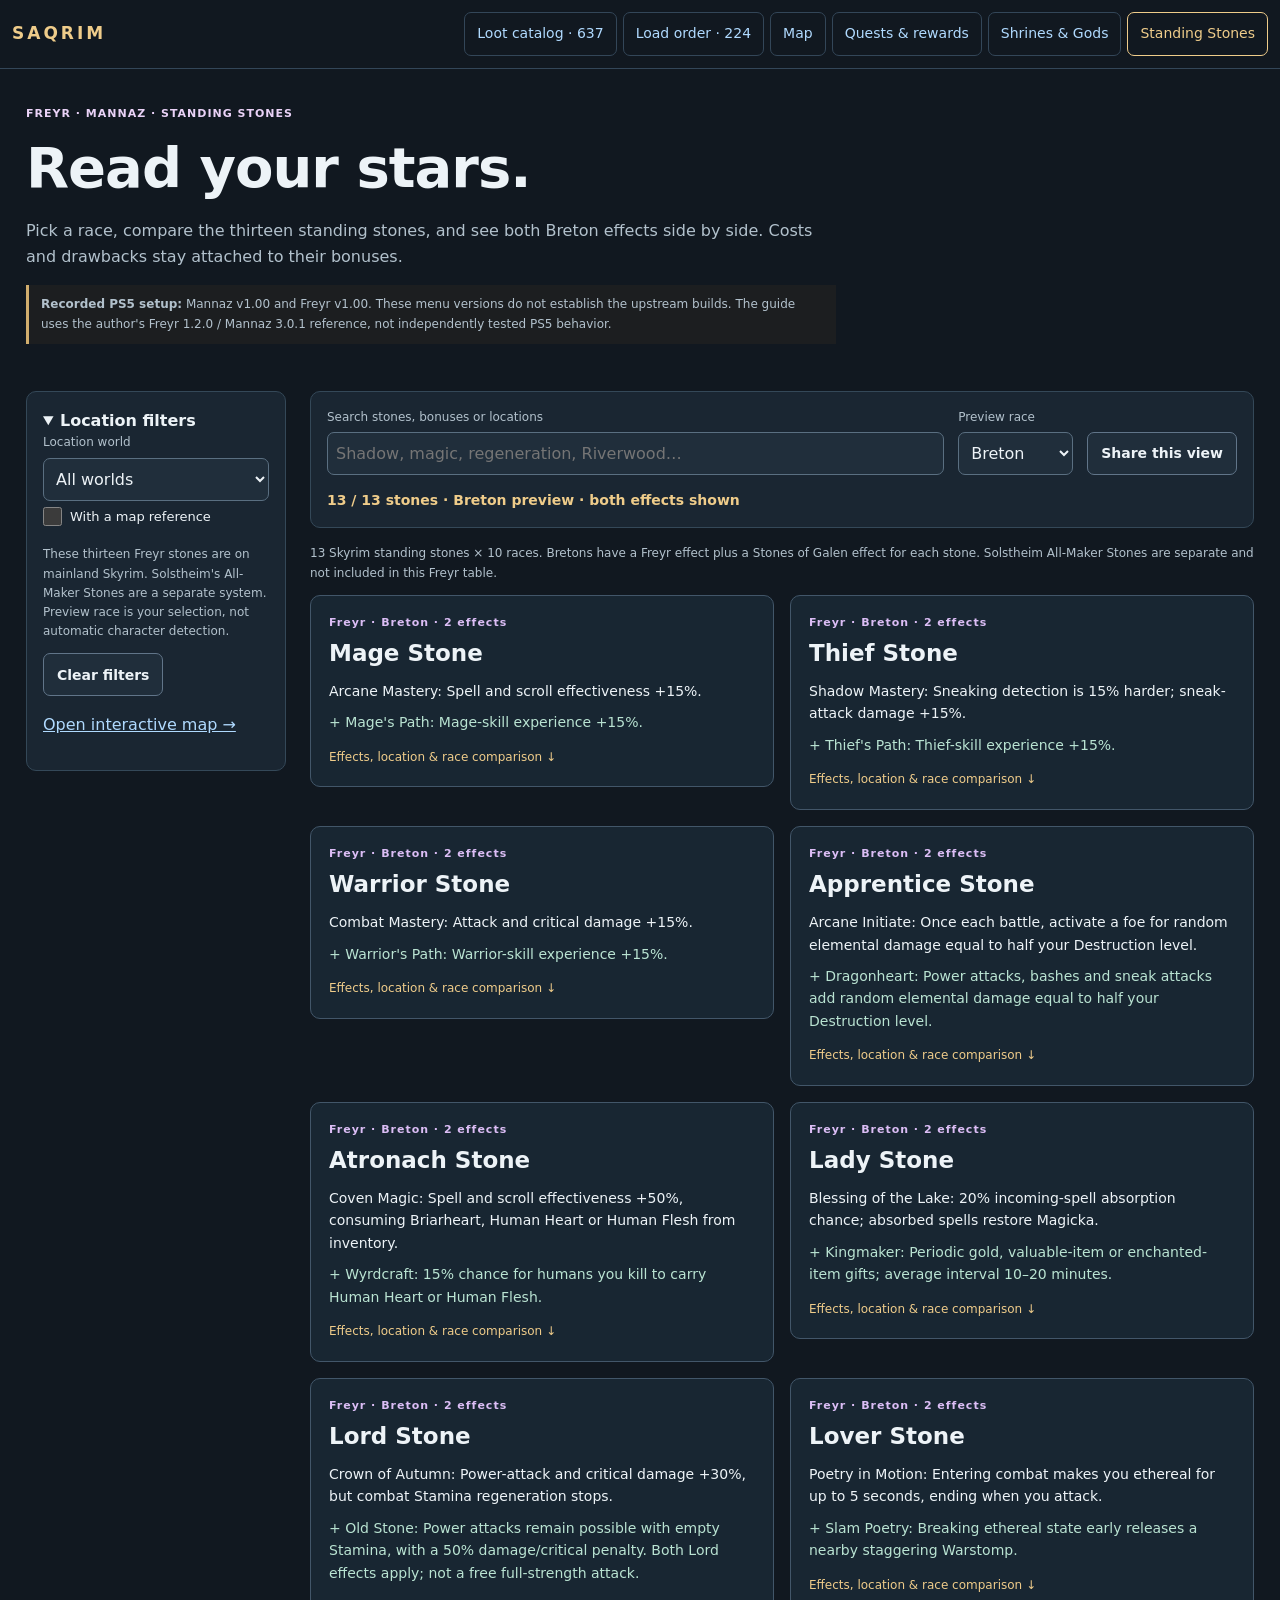
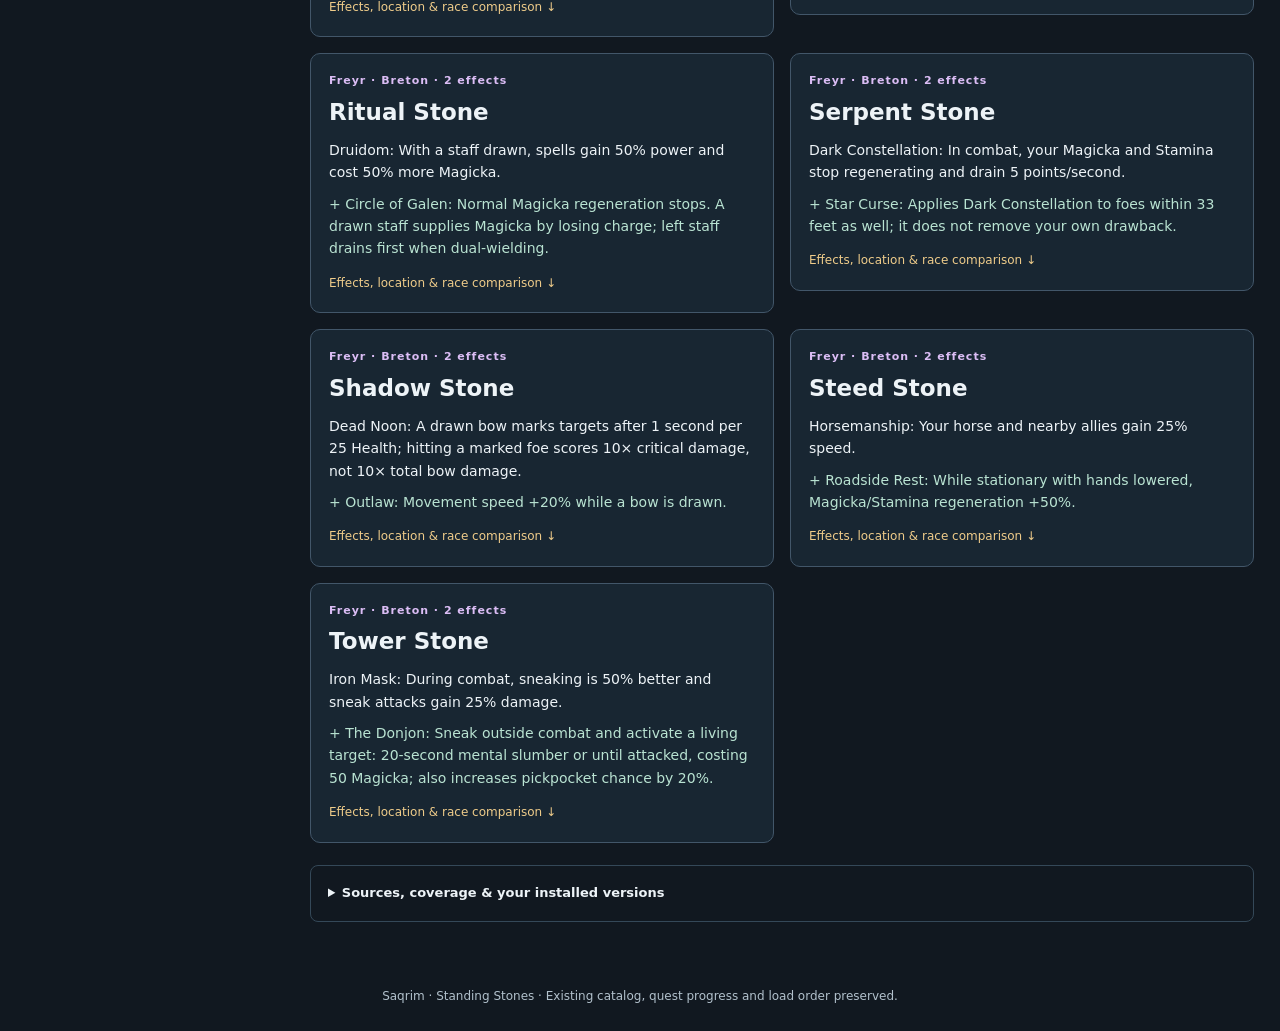
<file: standing-stones.html>
<!doctype html>
<html lang="en"><head><meta charset="utf-8"><meta name="viewport" content="width=device-width,initial-scale=1"><meta name="description" content="Compare Saqrim's 13 Freyr standing stones for all 10 races, including each Breton Stones of Galen extra effect, costs and drawbacks."><title>Saqrim · Standing Stones</title><link rel="stylesheet" href="blessings.css?v=1"><script defer src="faith-data.js?v=1"></script><script defer src="stones-data.js?v=1"></script><script defer src="world-data.js?v=1"></script><script defer src="blessings-ui.js?v=2"></script><script defer src="blessings.js?v=2"></script><script defer src="site-top.js?v=reward-research-01"></script></head>
<body class="blessings-page" data-faith-section="stones" id="top"><a class="faith-skip" href="#faith-results">Skip to stones</a><nav class="nav" aria-label="Saqrim sections"><a class="brand" href="./">SAQRIM</a><a href="./">Loot catalog · 637</a><a href="load-order.html">Load order · 224</a><a href="map.html">Map</a><a href="quests.html">Quests & rewards</a><a href="shrines.html">Shrines & Gods</a><a href="standing-stones.html" aria-current="page">Standing Stones</a></nav>
<header class="faith-hero"><span class="faith-kicker">FREYR · MANNAZ · STANDING STONES</span><h1>Read your stars.</h1><p>Pick a race, compare the thirteen standing stones, and see both Breton effects side by side. Costs and drawbacks stay attached to their bonuses.</p><p class="faith-warning"><strong>Recorded PS5 setup:</strong> Mannaz v1.00 and Freyr v1.00. These menu versions do not establish the upstream builds. The guide uses the author's Freyr 1.2.0 / Mannaz 3.0.1 reference, not independently tested PS5 behavior.</p></header>
<div class="faith-layout"><aside><details id="faith-page-filters" class="faith-sidebar" open><summary>Location filters</summary><div id="faith-pantheons" hidden></div><label class="faith-select-label" for="faith-page-world">Location world<select id="faith-page-world"><option value="">All worlds</option></select></label><label class="faith-check"><input type="checkbox" id="faith-pinned-only">With a map reference</label><p class="faith-small">These thirteen Freyr stones are on mainland Skyrim. Solstheim's All-Maker Stones are a separate system. Preview race is your selection, not automatic character detection.</p><button type="button" id="faith-clear">Clear filters</button><p><a href="map.html">Open interactive map →</a></p></details></aside>
<main id="faith-results" tabindex="-1"><div class="faith-page-tools"><label class="faith-select-label" for="faith-page-search">Search stones, bonuses or locations<input type="search" id="faith-page-search" placeholder="Shadow, magic, regeneration, Riverwood…" autocomplete="off"></label><div id="faith-page-race"></div><button type="button" id="faith-share">Share this view</button><strong id="faith-page-count" role="status">Loading standing stones…</strong></div><p id="faith-page-message" class="faith-warning" role="status" hidden></p><p id="faith-page-note" class="faith-small"></p><div id="faith-cards" class="faith-grid"></div><section id="faith-single" hidden></section>
<details class="faith-page-about"><summary>Sources, coverage & your installed versions</summary><div id="faith-page-notes"></div><p>All 13 stones for all 10 playable races, with the separate Stones of Galen benefit on every Breton entry. A shared Guardian Stones marker covers the Mage, Thief and Warrior stones without treating them as one effect.</p><p>Freyr replaces the ordinary effects. Do not add vanilla, Andromeda or Imperious bonuses. Map positions are approximate reference areas, not exact activation coordinates.</p><p>This guide does not change your item picks, quest journal, ratings or console checklist. Worship, blessings and 100%-favor abilities are in the separate <a href="shrines.html">Shrines & Gods tab</a>.</p><p><a href="BLESSINGS.md">Source and coverage notes</a></p></details></main></div><footer>Saqrim · Standing Stones · Existing catalog, quest progress and load order preserved.</footer><noscript><p>The guide needs JavaScript; all navigation links above remain available.</p></noscript></body></html>
</file>
<file: blessings.css>
.faith-card,.faith-location,.faith-compare-row,.faith-overlay,.faith-section{box-sizing:border-box;min-width:0}.faith-card{border:1px solid #425669;border-radius:10px;margin:12px 0;background:#182632;overflow:hidden;color:#edf3f7;scroll-margin-top:22px}.faith-card>summary{list-style:none;padding:18px;cursor:pointer}.faith-card>summary::-webkit-details-marker{display:none}.faith-card h3{font-size:23px;line-height:1.25;margin:8px 0 12px}.faith-kicker{display:block;font-size:11px;font-weight:750;letter-spacing:1px;color:#dbbdf5}.faith-open{font-size:12px;color:#efcc8a}.faith-preview,.faith-extra-preview{font-size:14px;line-height:1.6;margin:9px 0;overflow-wrap:anywhere}.faith-extra-preview{color:#b9e3d2}.faith-card-body{border-top:1px solid #344858;padding:0 18px 18px;font-size:14px}.faith-card-body p,.faith-location p,.faith-shrine-detail p{overflow-wrap:anywhere}.faith-benefit{border-left:3px solid #586e85;padding:9px 12px;margin:14px 0;background:#101c2570}.faith-benefit h4{margin:0 0 5px!important;font-size:12px!important;line-height:1.5;color:#b0daff;text-transform:none!important;letter-spacing:0!important}.faith-benefit p{margin:3px 0;font-size:14px}.faith-devotee{border-color:#d8a7ed}.faith-devotee h4{color:#e5baf5}.faith-breton-extra{border-color:#95d9b4}.faith-breton-extra h4{color:#b9e3d2}.faith-small{font-size:12px;color:#b2c1cc}.faith-warning{border-left:3px solid #d1ad6d;background:#392f214a;padding:10px 12px;font-size:12px;color:#ecd9b9}.faith-precision{padding:8px 10px;border:1px solid #a88cbb;border-radius:5px;font-size:12px;color:#e5baf5}.faith-card-body details>summary,.faith-sources>summary{cursor:pointer;font-weight:650;font-size:13px;padding:12px 0;color:#efcc8a}.faith-locations,.faith-race-context,.faith-comparison,.faith-sources{border-top:1px solid #344858;margin-top:12px;min-width:0}.faith-location{padding:14px;border:1px solid #344858;border-radius:8px;margin:12px 0;background:#15212b;color:#edf3f7}.faith-location strong{font-size:15px}.faith-location p{font-size:13px}.faith-actions{display:flex;gap:8px;flex-wrap:wrap;margin:12px 0}.faith-actions button,.faith-actions a{box-sizing:border-box;max-width:100%;min-height:40px;border:1px solid #5a6f81;border-radius:7px;padding:8px 11px;background:#202e3b;font-size:13px;color:#b0daff;text-decoration:none;cursor:pointer}.faith-link{overflow-wrap:anywhere;color:#b0daff}.faith-sources>.faith-link{display:block;font-size:12px;margin:9px 0}.faith-compare-row{border-top:1px solid #344858;padding-top:4px}.faith-overlay{padding:15px;border:1px solid #58617c;border-radius:10px;background:#1a2632;color:#edf3f7;margin:12px 0}.faith-overlay>h3{font-size:17px;margin:0 0 12px}.faith-controls{display:flex;gap:9px 18px;flex-wrap:wrap;align-items:center}.faith-check{display:flex;align-items:center;gap:8px;font-size:13px;cursor:pointer}.faith-check input{width:19px!important;height:19px!important;min-height:19px!important;margin:0;accent-color:#bba0e0}.faith-select-label{display:block;font-size:12px;color:#b2c1cc;flex:1 1 160px}.faith-select-label select,.faith-select-label input{display:block;width:100%;min-height:43px;box-sizing:border-box;font:16px system-ui;color:#edf3f7;background:#202e3b;border:1px solid #5a6f81;border-radius:7px;padding:8px;margin-top:5px}.faith-overlay>.faith-controls+div{margin-top:12px}.faith-ref-list{max-height:290px;overflow:auto;padding-right:4px}.faith-ref-row{display:block;text-align:left;width:100%;margin:7px 0;padding:10px;background:#182632;border:1px solid #52677a;border-radius:7px;color:#edf3f7;font:13px/1.5 system-ui;cursor:pointer}.faith-ref-row small{display:block;color:#b2c1cc;font-size:11px}.faith-index-toggle>summary{padding:11px 0;cursor:pointer;color:#efcc8a;font-weight:650;font-size:13px}.faith-marker{display:grid;place-items:center;width:28px;height:28px;border:2px solid #101923;border-radius:50%;box-shadow:0 2px 8px #000a;background:#d8b4ee;color:#1b1621;font:900 18px/1 system-ui}.faith-marker.stone{border-radius:6px;background:#9edbdb;color:#142626}.faith-marker.mixed{background:linear-gradient(110deg,#d8b4ee 50%,#9edbdb 50%);font-size:15px}.leaflet-tooltip.faith-map-label{font:600 11px/1.35 system-ui;background:#13202dee;border:1px solid #8896a5;border-radius:4px;color:#edf3f7;max-width:225px;white-space:normal;box-shadow:none}.faith-popup{font:13px/1.5 system-ui;max-width:310px}.faith-popup .faith-ref-row{background:#f1edf7;color:#222}.faith-popup .faith-ref-row small{color:#444}.faith-section{border:1px solid #896d9e;padding:14px;margin:14px 0;border-radius:8px}.faith-section h3{margin:0 0 8px!important;font-size:17px!important}.faith-shrine-detail>h2{font-size:25px;line-height:1.25}.faith-card:target,.faith-location:target{outline:2px solid #efcc8a;outline-offset:2px}.faith-empty{padding:20px;border:1px dashed #5a6f81;color:#b2c1cc}.faith-loading{font-size:12px;color:#efcc8a}.blessings-page{color-scheme:dark;margin:0;background:#111820;color:#edf3f7;font:16px/1.6 system-ui,-apple-system,Segoe UI,sans-serif}.blessings-page *{box-sizing:border-box}.blessings-page [hidden]{display:none!important}.blessings-page a{color:#b0daff}.blessings-page .nav{display:flex;flex-wrap:wrap;align-items:center;gap:6px;padding:14px max(18px,calc((100% - 1450px)/2));border-bottom:1px solid #344858}.blessings-page .nav a{padding:9px 11px;text-decoration:none;font-size:14px;border-radius:6px}.blessings-page .nav a[aria-current]{background:#293347;color:#ead2f7}.blessings-page .brand{font-weight:900;letter-spacing:3px;margin-right:auto;color:#efcc8a!important}.faith-hero{max-width:1450px;padding:36px 26px 20px;margin:auto}.faith-hero h1{font-size:clamp(34px,5vw,56px);line-height:1.1;letter-spacing:-1px;margin:14px 0 20px}.faith-hero>p{max-width:810px;color:#b2c1cc}.faith-hero .faith-kicker{color:#ead2f7}.faith-layout{max-width:1450px;display:grid;grid-template-columns:260px minmax(0,1fr);gap:24px;padding:15px 26px 40px;margin:auto}.faith-layout main,.faith-layout aside{min-width:0}.faith-sidebar{position:sticky;top:12px;padding:16px;background:#1a2632;border:1px solid #344858;border-radius:10px;max-height:calc(100vh - 24px);overflow:auto}.faith-sidebar>summary{font-weight:750;cursor:pointer}.faith-sidebar fieldset{border:0;border-top:1px solid #344858;padding:12px 0;margin:12px 0}.faith-sidebar legend{font-size:13px;color:#efcc8a;padding-top:16px}.faith-sidebar .faith-check{padding:6px 0}.faith-tabs{display:flex;flex-wrap:wrap;gap:8px;margin-bottom:18px}.blessings-page button{font:650 14px system-ui;min-height:43px;border:1px solid #617589;color:#edf3f7;background:#202e3b;padding:10px 13px;border-radius:7px;cursor:pointer;max-width:100%}.faith-tabs button[aria-pressed=true]{border-color:#d8b4ee;background:#353048;color:#efdff7}.faith-page-tools{border:1px solid #344858;background:#1a2632;border-radius:10px;padding:16px;margin-bottom:16px;display:flex;gap:14px;flex-wrap:wrap;align-items:end}.faith-page-tools .faith-select-label{flex:1 1 220px}.faith-page-tools #faith-page-count{flex-basis:100%;font-size:14px;color:#efcc8a}.faith-grid{display:grid;grid-template-columns:repeat(2,minmax(0,1fr));gap:16px;align-items:start}.faith-grid>.faith-card,.faith-grid>.faith-location{margin:0}.faith-page-about{border:1px solid #344858;border-radius:8px;padding:17px;margin-top:22px;color:#b2c1cc;font-size:13px}.faith-page-about summary{cursor:pointer;color:#edf3f7;font-weight:650}.blessings-page footer{padding:25px;text-align:center;font-size:12px;color:#b2c1cc}.faith-skip{position:absolute;top:-100px;z-index:10001;padding:12px;background:#202e3b}.faith-skip:focus{top:0}.faith-card :focus-visible,.faith-overlay :focus-visible,.blessings-page :focus-visible{outline:3px solid #efcc8a;outline-offset:3px}@media(max-width:1100px){.faith-grid{grid-template-columns:1fr}}@media(max-width:760px){.faith-layout{display:block;padding:12px 16px 30px}.faith-sidebar{position:static;max-height:none;margin-bottom:18px}.faith-hero{padding:28px 18px 14px}.faith-controls{gap:10px}.faith-overlay{padding:12px}.faith-select-label{flex-basis:140px}.faith-card>summary{padding:15px}.faith-card-body{padding:0 15px 15px}}@media print{.faith-sidebar,.faith-page-tools,.faith-tabs,.faith-overlay,.nav,#saqrim-top{display:none!important}.faith-layout{display:block}.faith-grid{display:block}.faith-card{break-inside:avoid;margin-bottom:16px}}
</file>
<file: load-order.css>
:root{color-scheme:dark;--bg:#111820;--panel:#1a2632;--line:#334658;--text:#edf3f7;--muted:#b2c1cc;--gold:#efcc8a;--green:#a4d8ba}*{box-sizing:border-box}body{margin:0;background:var(--bg);color:var(--text);font:16px/1.5 system-ui,-apple-system,Segoe UI,sans-serif}a{color:#b0daff}button,input,select{font:inherit;color:var(--text);background:#202e3b;border:1px solid #596e83;border-radius:7px;min-height:44px;padding:9px 12px;max-width:100%;min-width:0}button{cursor:pointer}button:hover{border-color:var(--gold)}:focus-visible{outline:3px solid var(--gold);outline-offset:3px}[hidden]{display:none!important}.nav{display:flex;align-items:center;gap:10px;flex-wrap:wrap;max-width:1060px;margin:auto;padding:14px 20px;border-bottom:1px solid var(--line)}.brand{font-weight:850;color:var(--gold);letter-spacing:2px;margin-right:auto}.nav a{padding:9px 12px;text-decoration:none;border:1px solid var(--line);border-radius:7px;font-size:14px}.nav a[aria-current=page]{color:var(--gold);border-color:var(--gold)}header,main,footer{max-width:1060px;margin:auto;padding:22px 20px}header{padding-bottom:12px}.eyebrow{font-size:12px;letter-spacing:2px;font-weight:750;color:var(--gold)}h1{font-size:clamp(30px,6vw,46px);line-height:1.15;margin:12px 0}.intro{max-width:790px;color:var(--muted);margin-bottom:18px}.stats{display:flex;gap:8px;flex-wrap:wrap}.stats span{padding:7px 12px;border:1px solid var(--line);border-radius:6px;font-size:13px}.stats b{color:var(--gold)}.about{margin-top:18px;background:var(--panel);border:1px solid var(--line);border-radius:8px;padding:12px 15px;font-size:13px;color:var(--muted)}.about summary{cursor:pointer;color:var(--text);font-weight:650}.about p{margin:10px 0}.tools{position:sticky;top:0;z-index:5;background:rgba(17,24,32,.98);border-bottom:1px solid var(--line);padding:12px 0}.tool-inner{max-width:1060px;margin:auto;padding:0 20px}.filters{display:grid;grid-template-columns:1.7fr 1fr;gap:10px}.filters label{font-size:12px;color:var(--muted)}.filters input,.filters select{display:block;width:100%;margin-top:4px}.actions{display:flex;align-items:center;flex-wrap:wrap;gap:10px;margin-top:10px}.check{display:inline-flex;gap:8px;align-items:center;min-height:44px;font-size:14px}.check input,.added input{width:20px;height:20px;min-height:20px;margin:0;accent-color:var(--gold)}.jump{display:flex;align-items:center;gap:7px;margin-left:auto;font-size:13px}.jump input{width:85px}.progress{display:flex;align-items:center;gap:10px;flex-wrap:wrap;font-size:12px;color:var(--muted);margin-top:9px}.progress progress{width:130px;height:9px;accent-color:var(--green)}#count{margin-left:auto;color:var(--gold)}#storage-status{font-size:12px;color:var(--muted);margin:8px 0 0}#feedback{color:var(--green);margin:10px 0 0;font-size:13px}main{padding-top:16px}.mod-list{list-style:none;padding:0;margin:0}.row{margin:0 0 10px;background:var(--panel);border:1px solid var(--line);border-radius:10px;scroll-margin-top:240px;overflow:hidden}.row:target{border:2px solid var(--gold)}.row.is-added{border-left:4px solid var(--green)}.row-top{display:grid;grid-template-columns:48px 96px minmax(0,1fr);gap:14px;align-items:center;padding:16px}.num{font-size:21px;font-weight:850;font-variant-numeric:tabular-nums;color:var(--gold);text-decoration:none}.thumb{width:96px;height:54px;background-color:#0b1118;background-size:768px 324px;background-repeat:no-repeat;border-radius:5px;box-shadow:0 0 0 1px var(--line)}h2{font-size:18px;line-height:1.3;margin:0 0 7px;overflow-wrap:anywhere}.metadata{display:flex;gap:8px 14px;flex-wrap:wrap;font-size:12px;color:var(--muted)}.size{font-size:14px;font-weight:800;color:var(--text);font-variant-numeric:tabular-nums}.row-actions{display:flex;align-items:center;gap:10px;flex-wrap:wrap;margin:0 16px 12px 174px}.row-actions button{font-size:12px;min-height:38px;padding:6px 10px}.added{display:inline-flex;gap:8px;align-items:center;font-size:13px;min-height:40px;margin-right:auto}.row details{border-top:1px solid var(--line);padding:10px 16px;font-size:12px;color:var(--muted)}.row summary{cursor:pointer}.row details p{overflow-wrap:anywhere;margin:10px 0}.row details a{display:inline-block;padding:7px 0}.warning{color:var(--gold)}#error,#empty{padding:22px;border:1px dashed var(--line);border-radius:8px}footer{border-top:1px solid var(--line);font-size:12px;color:var(--muted)}footer p{max-width:840px}footer>a{display:inline-block;padding:10px 0}.copy-panel{position:fixed;inset:auto 16px 16px;z-index:20;background:var(--panel);border:1px solid var(--gold);border-radius:9px;padding:18px;max-width:640px;margin:auto}.copy-panel input{display:block;width:100%;margin:8px 0}.copy-panel p{font-size:13px;margin:0}
@media(max-width:650px){.nav,header,main,footer,.tool-inner{padding-left:14px;padding-right:14px}.nav{gap:7px}.nav a{font-size:12px;padding:8px}.brand{font-size:15px}.row-top{grid-template-columns:32px 96px minmax(0,1fr);gap:9px;padding:13px 12px}.num{font-size:18px}h2{font-size:16px}.metadata{gap:4px 9px}.row-actions{margin:0 12px 10px}.filters{grid-template-columns:1fr}.jump{margin-left:0}.actions{gap:6px 12px}.progress progress{width:90px}#count{margin-left:0}.tools{position:relative}.row{scroll-margin-top:14px}}
@media print{.nav,.tools,.row-actions,footer>a{display:none!important}body{color:black;background:white}.row{break-inside:avoid;color:black;background:white;border-color:#bbb}h2,.size,.num,.metadata{color:black}.row details{display:none}header,main,footer{max-width:none}.intro,.about,footer{color:#333}}

/* Official Bethesda / Creations listing panels */
.bethesda-info{margin:12px 0 16px;padding:14px;border:1px solid #596e83;border-radius:8px;background:#13212a;color:var(--text)}
.bethesda-info h3,.recording-heading{font-size:15px;margin:0 0 9px;color:var(--gold)}
.bethesda-info h4{font-size:11px;letter-spacing:.06em;text-transform:uppercase;color:var(--gold);margin:13px 0 5px}
.bethesda-info p{color:var(--text);margin:7px 0}
.bethesda-info ul{margin:6px 0 10px;padding-left:21px;color:var(--muted)}
.bethesda-info li{margin:5px 0}
.listing-status{font-size:11px;font-weight:800;text-transform:uppercase;letter-spacing:.06em;color:var(--green)!important}
.listing-pending{border-style:dashed}
.listing-pending .listing-status,.listing-pending-note{color:var(--gold)!important}
.listing-overview{font-size:14px;line-height:1.55}
.listing-compare{margin-top:12px;padding-top:2px;border-top:1px solid var(--line)}
.bethesda-link{font-weight:700}
.listing-checked{font-size:11px;color:var(--muted)!important}
.recording-heading{margin-top:14px}

.thumb-pending{display:flex;align-items:center;justify-content:center;font:600 13px system-ui;opacity:.65;background:none!important}.stats span{white-space:normal} .stats{flex-wrap:wrap}
</file>
<file: load-order-reference.css>
.ref-overview{margin:26px 0 8px;padding:22px;border:1px solid #40576a;border-radius:12px;background:#142330;color:#e9eef2}.ref-overview .ref-kicker{margin:0 0 8px;color:#efcc8a;font:700 12px/1.5 system-ui;letter-spacing:1.5px}.ref-overview h2{margin:0 0 12px;font:750 clamp(22px,3vw,30px)/1.2 system-ui;color:#fff}.ref-overview p{max-width:90ch;line-height:1.65}.ref-alert{border-left:3px solid #efcc8a;padding-left:14px}.ref-actions{display:flex;flex-wrap:wrap;gap:10px;align-items:center;margin:18px 0}.ref-actions button,.ref-actions a{box-sizing:border-box;min-height:44px;padding:10px 14px;border:1px solid #62768a;border-radius:7px;background:#1c3041;color:#cfe8ff;font:600 14px/1.5 system-ui;text-decoration:none}.ref-actions button{cursor:pointer}.ref-actions button:first-child{background:#efcc8a;border-color:#efcc8a;color:#111820}.ref-legend{padding:12px 0 0;border-top:1px solid #40576a}.ref-legend summary{cursor:pointer;font-weight:600}.ref-legend p{font-size:14px;color:#cbd8e3}.tools .filters{display:grid;grid-template-columns:minmax(0,1.5fr) minmax(130px,1fr) minmax(160px,1fr)}.reference-filter{min-width:0}.reference-filter select{width:100%;min-height:44px}.ref-teaser{margin:9px 0 7px!important;color:#c6d6e2;font:400 14px/1.6 system-ui}.ref-row-badges,.ref-evidence{display:flex;flex-wrap:wrap;gap:6px}.ref-evidence{margin-top:8px}.ref-badge{display:inline-flex;align-items:center;max-width:100%;box-sizing:border-box;min-height:28px;padding:4px 8px;border:1px solid #506478;border-radius:5px;color:#d8e5ee;background:#1a2a38;font:600 11px/1.4 system-ui;text-decoration:none;overflow-wrap:anywhere}.ref-evidence a{min-height:34px}.ref-badge.ref-recorded{color:#bceee0;border-color:#4d877b}.ref-badge.ref-upstream{color:#cadbff;border-color:#637da8}.ref-badge.ref-official{color:#d6ccff;border-color:#8272b0}.ref-badge.ref-user{color:#f5e1af;border-color:#a28d53}.ref-badge.ref-assessment{color:#d5dde3;border-style:dashed;background:transparent}.ref-badge.ref-attention{color:#ffe0a3;border-color:#a68a51}.ref-card{margin-top:16px;border:1px solid #4c657a!important;border-radius:9px;background:#111f2b;overflow:hidden}.ref-card>summary{box-sizing:border-box;cursor:pointer;min-height:48px;padding:14px 16px!important;color:#eecf92;font:650 14px/1.5 system-ui}.ref-card[open]>summary{border-bottom:1px solid #405568}.ref-body{padding:4px 18px 18px}.ref-body>.ref-claim{font-size:16px}.ref-section{padding:14px 0;border-top:1px solid #304556}.ref-section h3{margin:0 0 10px!important;color:#e8f0f6;font:700 16px/1.4 system-ui}.ref-claim{margin:10px 0 17px!important;color:#d6e0e9;line-height:1.65;font-size:14px}.ref-related{display:flex;flex-wrap:wrap;gap:8px;margin:12px 0}.ref-related a{box-sizing:border-box;display:inline-flex;align-items:center;min-height:44px;padding:9px 11px;border:1px solid #445e74;border-radius:6px;color:#b6dcff;font-size:13px;line-height:1.5;overflow-wrap:anywhere;text-decoration:none}.ref-sources{margin:18px 0 12px;padding:12px;border:1px solid #405568;border-radius:7px}.ref-sources>summary{cursor:pointer;color:#c9e4fc;font-weight:600;min-height:24px}.ref-sources ol{padding-left:22px;margin:16px 0 0}.ref-sources li{padding:8px 0 13px;scroll-margin-top:320px;overflow-wrap:anywhere;color:#d9e5ed;font-size:13px;line-height:1.55}.ref-sources p{margin:6px 0!important}.ref-source-note{color:#aabfcd!important;font-size:12px!important;line-height:1.6;overflow-wrap:anywhere}.ref-sources a{display:inline-flex;align-items:center;min-height:36px;color:#b6dcff}.ref-card a:hover,.ref-related a:hover{border-color:#efcc8a;color:#ffe5ac}.ref-card a:focus-visible,.ref-overview a:focus-visible,.ref-overview button:focus-visible,.ref-card summary:focus-visible{outline:3px solid #efcc8a;outline-offset:3px}.ref-sources li:target{outline:2px solid #efcc8a;outline-offset:5px}.ref-card,.ref-body,.ref-section{min-width:0;overflow-wrap:anywhere}@media(max-width:760px){.tools .filters{grid-template-columns:1fr 1fr}.tools .filters>label:first-child{grid-column:1/-1}.ref-overview{padding:16px}.ref-body{padding:4px 12px 12px}.ref-card>summary{padding:12px!important}}@media(max-width:380px){.tools .filters{grid-template-columns:1fr}.tools .filters>label:first-child{grid-column:auto}.ref-actions{align-items:stretch}.ref-actions button,.ref-actions>a{width:100%;text-align:center}.ref-sources{padding:10px}}@media print{.ref-actions,.reference-filter{display:none}.ref-body,.ref-claim,.ref-source-note{color:#111!important}.ref-card{background:white}}
</file>
<file: assets/map/leaflet.css>
/* required styles */

.leaflet-pane,
.leaflet-tile,
.leaflet-marker-icon,
.leaflet-marker-shadow,
.leaflet-tile-container,
.leaflet-pane > svg,
.leaflet-pane > canvas,
.leaflet-zoom-box,
.leaflet-image-layer,
.leaflet-layer {
	position: absolute;
	left: 0;
	top: 0;
	}
.leaflet-container {
	overflow: hidden;
	}
.leaflet-tile,
.leaflet-marker-icon,
.leaflet-marker-shadow {
	-webkit-user-select: none;
	   -moz-user-select: none;
	        user-select: none;
	  -webkit-user-drag: none;
	}
/* Prevents IE11 from highlighting tiles in blue */
.leaflet-tile::selection {
	background: transparent;
}
/* Safari renders non-retina tile on retina better with this, but Chrome is worse */
.leaflet-safari .leaflet-tile {
	image-rendering: -webkit-optimize-contrast;
	}
/* hack that prevents hw layers "stretching" when loading new tiles */
.leaflet-safari .leaflet-tile-container {
	width: 1600px;
	height: 1600px;
	-webkit-transform-origin: 0 0;
	}
.leaflet-marker-icon,
.leaflet-marker-shadow {
	display: block;
	}
/* .leaflet-container svg: reset svg max-width decleration shipped in Joomla! (joomla.org) 3.x */
/* .leaflet-container img: map is broken in FF if you have max-width: 100% on tiles */
.leaflet-container .leaflet-overlay-pane svg {
	max-width: none !important;
	max-height: none !important;
	}
.leaflet-container .leaflet-marker-pane img,
.leaflet-container .leaflet-shadow-pane img,
.leaflet-container .leaflet-tile-pane img,
.leaflet-container img.leaflet-image-layer,
.leaflet-container .leaflet-tile {
	max-width: none !important;
	max-height: none !important;
	width: auto;
	padding: 0;
	}

.leaflet-container img.leaflet-tile {
	/* See: https://bugs.chromium.org/p/chromium/issues/detail?id=600120 */
	mix-blend-mode: plus-lighter;
}

.leaflet-container.leaflet-touch-zoom {
	-ms-touch-action: pan-x pan-y;
	touch-action: pan-x pan-y;
	}
.leaflet-container.leaflet-touch-drag {
	-ms-touch-action: pinch-zoom;
	/* Fallback for FF which doesn't support pinch-zoom */
	touch-action: none;
	touch-action: pinch-zoom;
}
.leaflet-container.leaflet-touch-drag.leaflet-touch-zoom {
	-ms-touch-action: none;
	touch-action: none;
}
.leaflet-container {
	-webkit-tap-highlight-color: transparent;
}
.leaflet-container a {
	-webkit-tap-highlight-color: rgba(51, 181, 229, 0.4);
}
.leaflet-tile {
	filter: inherit;
	visibility: hidden;
	}
.leaflet-tile-loaded {
	visibility: inherit;
	}
.leaflet-zoom-box {
	width: 0;
	height: 0;
	-moz-box-sizing: border-box;
	     box-sizing: border-box;
	z-index: 800;
	}
/* workaround for https://bugzilla.mozilla.org/show_bug.cgi?id=888319 */
.leaflet-overlay-pane svg {
	-moz-user-select: none;
	}

.leaflet-pane         { z-index: 400; }

.leaflet-tile-pane    { z-index: 200; }
.leaflet-overlay-pane { z-index: 400; }
.leaflet-shadow-pane  { z-index: 500; }
.leaflet-marker-pane  { z-index: 600; }
.leaflet-tooltip-pane   { z-index: 650; }
.leaflet-popup-pane   { z-index: 700; }

.leaflet-map-pane canvas { z-index: 100; }
.leaflet-map-pane svg    { z-index: 200; }

.leaflet-vml-shape {
	width: 1px;
	height: 1px;
	}
.lvml {
	behavior: url(#default#VML);
	display: inline-block;
	position: absolute;
	}


/* control positioning */

.leaflet-control {
	position: relative;
	z-index: 800;
	pointer-events: visiblePainted; /* IE 9-10 doesn't have auto */
	pointer-events: auto;
	}
.leaflet-top,
.leaflet-bottom {
	position: absolute;
	z-index: 1000;
	pointer-events: none;
	}
.leaflet-top {
	top: 0;
	}
.leaflet-right {
	right: 0;
	}
.leaflet-bottom {
	bottom: 0;
	}
.leaflet-left {
	left: 0;
	}
.leaflet-control {
	float: left;
	clear: both;
	}
.leaflet-right .leaflet-control {
	float: right;
	}
.leaflet-top .leaflet-control {
	margin-top: 10px;
	}
.leaflet-bottom .leaflet-control {
	margin-bottom: 10px;
	}
.leaflet-left .leaflet-control {
	margin-left: 10px;
	}
.leaflet-right .leaflet-control {
	margin-right: 10px;
	}


/* zoom and fade animations */

.leaflet-fade-anim .leaflet-popup {
	opacity: 0;
	-webkit-transition: opacity 0.2s linear;
	   -moz-transition: opacity 0.2s linear;
	        transition: opacity 0.2s linear;
	}
.leaflet-fade-anim .leaflet-map-pane .leaflet-popup {
	opacity: 1;
	}
.leaflet-zoom-animated {
	-webkit-transform-origin: 0 0;
	    -ms-transform-origin: 0 0;
	        transform-origin: 0 0;
	}
svg.leaflet-zoom-animated {
	will-change: transform;
}

.leaflet-zoom-anim .leaflet-zoom-animated {
	-webkit-transition: -webkit-transform 0.25s cubic-bezier(0,0,0.25,1);
	   -moz-transition:    -moz-transform 0.25s cubic-bezier(0,0,0.25,1);
	        transition:         transform 0.25s cubic-bezier(0,0,0.25,1);
	}
.leaflet-zoom-anim .leaflet-tile,
.leaflet-pan-anim .leaflet-tile {
	-webkit-transition: none;
	   -moz-transition: none;
	        transition: none;
	}

.leaflet-zoom-anim .leaflet-zoom-hide {
	visibility: hidden;
	}


/* cursors */

.leaflet-interactive {
	cursor: pointer;
	}
.leaflet-grab {
	cursor: -webkit-grab;
	cursor:    -moz-grab;
	cursor:         grab;
	}
.leaflet-crosshair,
.leaflet-crosshair .leaflet-interactive {
	cursor: crosshair;
	}
.leaflet-popup-pane,
.leaflet-control {
	cursor: auto;
	}
.leaflet-dragging .leaflet-grab,
.leaflet-dragging .leaflet-grab .leaflet-interactive,
.leaflet-dragging .leaflet-marker-draggable {
	cursor: move;
	cursor: -webkit-grabbing;
	cursor:    -moz-grabbing;
	cursor:         grabbing;
	}

/* marker & overlays interactivity */
.leaflet-marker-icon,
.leaflet-marker-shadow,
.leaflet-image-layer,
.leaflet-pane > svg path,
.leaflet-tile-container {
	pointer-events: none;
	}

.leaflet-marker-icon.leaflet-interactive,
.leaflet-image-layer.leaflet-interactive,
.leaflet-pane > svg path.leaflet-interactive,
svg.leaflet-image-layer.leaflet-interactive path {
	pointer-events: visiblePainted; /* IE 9-10 doesn't have auto */
	pointer-events: auto;
	}

/* visual tweaks */

.leaflet-container {
	background: #ddd;
	outline-offset: 1px;
	}
.leaflet-container a {
	color: #0078A8;
	}
.leaflet-zoom-box {
	border: 2px dotted #38f;
	background: rgba(255,255,255,0.5);
	}


/* general typography */
.leaflet-container {
	font-family: "Helvetica Neue", Arial, Helvetica, sans-serif;
	font-size: 12px;
	font-size: 0.75rem;
	line-height: 1.5;
	}


/* general toolbar styles */

.leaflet-bar {
	box-shadow: 0 1px 5px rgba(0,0,0,0.65);
	border-radius: 4px;
	}
.leaflet-bar a {
	background-color: #fff;
	border-bottom: 1px solid #ccc;
	width: 26px;
	height: 26px;
	line-height: 26px;
	display: block;
	text-align: center;
	text-decoration: none;
	color: black;
	}
.leaflet-bar a,
.leaflet-control-layers-toggle {
	background-position: 50% 50%;
	background-repeat: no-repeat;
	display: block;
	}
.leaflet-bar a:hover,
.leaflet-bar a:focus {
	background-color: #f4f4f4;
	}
.leaflet-bar a:first-child {
	border-top-left-radius: 4px;
	border-top-right-radius: 4px;
	}
.leaflet-bar a:last-child {
	border-bottom-left-radius: 4px;
	border-bottom-right-radius: 4px;
	border-bottom: none;
	}
.leaflet-bar a.leaflet-disabled {
	cursor: default;
	background-color: #f4f4f4;
	color: #bbb;
	}

.leaflet-touch .leaflet-bar a {
	width: 30px;
	height: 30px;
	line-height: 30px;
	}
.leaflet-touch .leaflet-bar a:first-child {
	border-top-left-radius: 2px;
	border-top-right-radius: 2px;
	}
.leaflet-touch .leaflet-bar a:last-child {
	border-bottom-left-radius: 2px;
	border-bottom-right-radius: 2px;
	}

/* zoom control */

.leaflet-control-zoom-in,
.leaflet-control-zoom-out {
	font: bold 18px 'Lucida Console', Monaco, monospace;
	text-indent: 1px;
	}

.leaflet-touch .leaflet-control-zoom-in, .leaflet-touch .leaflet-control-zoom-out  {
	font-size: 22px;
	}


/* layers control */

.leaflet-control-layers {
	box-shadow: 0 1px 5px rgba(0,0,0,0.4);
	background: #fff;
	border-radius: 5px;
	}
.leaflet-control-layers-toggle {
	background-image: url(images/layers.png);
	width: 36px;
	height: 36px;
	}
.leaflet-retina .leaflet-control-layers-toggle {
	background-image: url(images/layers-2x.png);
	background-size: 26px 26px;
	}
.leaflet-touch .leaflet-control-layers-toggle {
	width: 44px;
	height: 44px;
	}
.leaflet-control-layers .leaflet-control-layers-list,
.leaflet-control-layers-expanded .leaflet-control-layers-toggle {
	display: none;
	}
.leaflet-control-layers-expanded .leaflet-control-layers-list {
	display: block;
	position: relative;
	}
.leaflet-control-layers-expanded {
	padding: 6px 10px 6px 6px;
	color: #333;
	background: #fff;
	}
.leaflet-control-layers-scrollbar {
	overflow-y: scroll;
	overflow-x: hidden;
	padding-right: 5px;
	}
.leaflet-control-layers-selector {
	margin-top: 2px;
	position: relative;
	top: 1px;
	}
.leaflet-control-layers label {
	display: block;
	font-size: 13px;
	font-size: 1.08333em;
	}
.leaflet-control-layers-separator {
	height: 0;
	border-top: 1px solid #ddd;
	margin: 5px -10px 5px -6px;
	}

/* Default icon URLs */
.leaflet-default-icon-path { /* used only in path-guessing heuristic, see L.Icon.Default */
	background-image: url(images/marker-icon.png);
	}


/* attribution and scale controls */

.leaflet-container .leaflet-control-attribution {
	background: #fff;
	background: rgba(255, 255, 255, 0.8);
	margin: 0;
	}
.leaflet-control-attribution,
.leaflet-control-scale-line {
	padding: 0 5px;
	color: #333;
	line-height: 1.4;
	}
.leaflet-control-attribution a {
	text-decoration: none;
	}
.leaflet-control-attribution a:hover,
.leaflet-control-attribution a:focus {
	text-decoration: underline;
	}
.leaflet-attribution-flag {
	display: inline !important;
	vertical-align: baseline !important;
	width: 1em;
	height: 0.6669em;
	}
.leaflet-left .leaflet-control-scale {
	margin-left: 5px;
	}
.leaflet-bottom .leaflet-control-scale {
	margin-bottom: 5px;
	}
.leaflet-control-scale-line {
	border: 2px solid #777;
	border-top: none;
	line-height: 1.1;
	padding: 2px 5px 1px;
	white-space: nowrap;
	-moz-box-sizing: border-box;
	     box-sizing: border-box;
	background: rgba(255, 255, 255, 0.8);
	text-shadow: 1px 1px #fff;
	}
.leaflet-control-scale-line:not(:first-child) {
	border-top: 2px solid #777;
	border-bottom: none;
	margin-top: -2px;
	}
.leaflet-control-scale-line:not(:first-child):not(:last-child) {
	border-bottom: 2px solid #777;
	}

.leaflet-touch .leaflet-control-attribution,
.leaflet-touch .leaflet-control-layers,
.leaflet-touch .leaflet-bar {
	box-shadow: none;
	}
.leaflet-touch .leaflet-control-layers,
.leaflet-touch .leaflet-bar {
	border: 2px solid rgba(0,0,0,0.2);
	background-clip: padding-box;
	}


/* popup */

.leaflet-popup {
	position: absolute;
	text-align: center;
	margin-bottom: 20px;
	}
.leaflet-popup-content-wrapper {
	padding: 1px;
	text-align: left;
	border-radius: 12px;
	}
.leaflet-popup-content {
	margin: 13px 24px 13px 20px;
	line-height: 1.3;
	font-size: 13px;
	font-size: 1.08333em;
	min-height: 1px;
	}
.leaflet-popup-content p {
	margin: 17px 0;
	margin: 1.3em 0;
	}
.leaflet-popup-tip-container {
	width: 40px;
	height: 20px;
	position: absolute;
	left: 50%;
	margin-top: -1px;
	margin-left: -20px;
	overflow: hidden;
	pointer-events: none;
	}
.leaflet-popup-tip {
	width: 17px;
	height: 17px;
	padding: 1px;

	margin: -10px auto 0;
	pointer-events: auto;

	-webkit-transform: rotate(45deg);
	   -moz-transform: rotate(45deg);
	    -ms-transform: rotate(45deg);
	        transform: rotate(45deg);
	}
.leaflet-popup-content-wrapper,
.leaflet-popup-tip {
	background: white;
	color: #333;
	box-shadow: 0 3px 14px rgba(0,0,0,0.4);
	}
.leaflet-container a.leaflet-popup-close-button {
	position: absolute;
	top: 0;
	right: 0;
	border: none;
	text-align: center;
	width: 24px;
	height: 24px;
	font: 16px/24px Tahoma, Verdana, sans-serif;
	color: #757575;
	text-decoration: none;
	background: transparent;
	}
.leaflet-container a.leaflet-popup-close-button:hover,
.leaflet-container a.leaflet-popup-close-button:focus {
	color: #585858;
	}
.leaflet-popup-scrolled {
	overflow: auto;
	}

.leaflet-oldie .leaflet-popup-content-wrapper {
	-ms-zoom: 1;
	}
.leaflet-oldie .leaflet-popup-tip {
	width: 24px;
	margin: 0 auto;

	-ms-filter: "progid:DXImageTransform.Microsoft.Matrix(M11=0.70710678, M12=0.70710678, M21=-0.70710678, M22=0.70710678)";
	filter: progid:DXImageTransform.Microsoft.Matrix(M11=0.70710678, M12=0.70710678, M21=-0.70710678, M22=0.70710678);
	}

.leaflet-oldie .leaflet-control-zoom,
.leaflet-oldie .leaflet-control-layers,
.leaflet-oldie .leaflet-popup-content-wrapper,
.leaflet-oldie .leaflet-popup-tip {
	border: 1px solid #999;
	}


/* div icon */

.leaflet-div-icon {
	background: #fff;
	border: 1px solid #666;
	}


/* Tooltip */
/* Base styles for the element that has a tooltip */
.leaflet-tooltip {
	position: absolute;
	padding: 6px;
	background-color: #fff;
	border: 1px solid #fff;
	border-radius: 3px;
	color: #222;
	white-space: nowrap;
	-webkit-user-select: none;
	-moz-user-select: none;
	-ms-user-select: none;
	user-select: none;
	pointer-events: none;
	box-shadow: 0 1px 3px rgba(0,0,0,0.4);
	}
.leaflet-tooltip.leaflet-interactive {
	cursor: pointer;
	pointer-events: auto;
	}
.leaflet-tooltip-top:before,
.leaflet-tooltip-bottom:before,
.leaflet-tooltip-left:before,
.leaflet-tooltip-right:before {
	position: absolute;
	pointer-events: none;
	border: 6px solid transparent;
	background: transparent;
	content: "";
	}

/* Directions */

.leaflet-tooltip-bottom {
	margin-top: 6px;
}
.leaflet-tooltip-top {
	margin-top: -6px;
}
.leaflet-tooltip-bottom:before,
.leaflet-tooltip-top:before {
	left: 50%;
	margin-left: -6px;
	}
.leaflet-tooltip-top:before {
	bottom: 0;
	margin-bottom: -12px;
	border-top-color: #fff;
	}
.leaflet-tooltip-bottom:before {
	top: 0;
	margin-top: -12px;
	margin-left: -6px;
	border-bottom-color: #fff;
	}
.leaflet-tooltip-left {
	margin-left: -6px;
}
.leaflet-tooltip-right {
	margin-left: 6px;
}
.leaflet-tooltip-left:before,
.leaflet-tooltip-right:before {
	top: 50%;
	margin-top: -6px;
	}
.leaflet-tooltip-left:before {
	right: 0;
	margin-right: -12px;
	border-left-color: #fff;
	}
.leaflet-tooltip-right:before {
	left: 0;
	margin-left: -12px;
	border-right-color: #fff;
	}

/* Printing */

@media print {
	/* Prevent printers from removing background-images of controls. */
	.leaflet-control {
		-webkit-print-color-adjust: exact;
		print-color-adjust: exact;
		}
	}
</file>
<file: map.css>
:root{color-scheme:dark;--bg:#111820;--panel:#1a2632;--line:#334658;--text:#edf3f7;--muted:#b2c1cc;--gold:#efcc8a;--blue:#b0daff}*{box-sizing:border-box}body{margin:0;background:var(--bg);color:var(--text);font:15px/1.55 system-ui,-apple-system,Segoe UI,sans-serif}a{color:var(--blue)}button,input,select{font:inherit}button,select,input[type=search]{border:1px solid var(--line);border-radius:8px;background:#202e3c;color:var(--text);padding:10px 12px;min-height:44px}button{cursor:pointer}button:hover{border-color:var(--gold)}button:disabled,input:disabled{opacity:.55;cursor:wait}a:focus-visible,button:focus-visible,input:focus-visible,summary:focus-visible,select:focus-visible{outline:3px solid var(--gold);outline-offset:3px}[hidden]{display:none!important}.nav{display:flex;align-items:center;gap:10px;max-width:1440px;margin:auto;padding:14px 24px;min-height:66px}.nav a{text-decoration:none;border:1px solid var(--line);border-radius:7px;padding:9px 12px}.nav .brand{border:0;padding:0;font-size:19px;font-weight:850;letter-spacing:2px;color:var(--gold);margin-right:auto}.nav [aria-current]{color:var(--gold);border-color:var(--gold)}header,.about,footer{max-width:1392px;margin:auto;padding:20px 24px}header{padding-top:18px;padding-bottom:12px}header p{max-width:930px;margin:8px 0}.eyebrow{font-size:12px;letter-spacing:2px;color:var(--gold)}h1{font-size:clamp(30px,4vw,46px);line-height:1.15;margin:8px 0 14px}.stats{font-size:13px;color:var(--gold)}.layout{max-width:1440px;margin:auto;display:grid;grid-template-columns:330px minmax(0,1fr);gap:20px;padding:12px 24px 24px}.sidebar{min-width:0;max-height:calc(100dvh - 110px);overflow:auto;scrollbar-gutter:stable;padding:2px 10px 10px 2px;align-self:start;position:sticky;top:12px}.search-label{display:block;font-weight:650;font-size:13px}.search-label input{display:block;width:100%;margin-top:7px}.filters{margin:14px 0;border:1px solid var(--line);border-radius:10px;background:var(--panel)}summary{cursor:pointer;padding:12px;font-weight:650}#filter-count{font-size:12px;color:var(--gold)}.filter-inner{padding:0 12px 12px}.filter-inner fieldset{border:0;margin:0;padding:5px 0 12px}.filter-inner legend{font-size:13px;color:var(--gold)}.filter-inner label,#item-options label{display:flex;gap:9px;align-items:center;min-height:38px;font-size:13px}.filter-inner input,#item-options input{accent-color:var(--gold);width:17px;height:17px;flex:none}.facet{border-top:1px solid var(--line)}.facet summary{padding:9px 0;font-size:13px}.hint{font-size:12px;color:var(--muted)}.list-tabs{display:flex;gap:6px}.list-tabs button{flex:1;padding:8px;font-size:13px}.list-tabs [aria-pressed=true]{border-color:var(--gold);color:var(--gold)}#item-options{padding:10px 0}#item-options select{width:100%;font-size:13px}#item-options label:first-child{display:block}.list-row{width:100%;display:block;text-align:left;margin-bottom:7px;padding:10px 12px;background:var(--panel)}.list-row strong{display:block;font-size:14px}.list-row small{display:block;color:var(--muted);font-size:12px;margin-top:4px}.list-row .id{color:var(--gold)}.list-row.is-selected{border-color:var(--gold)}.map-column{min-width:0}.map-actions{display:flex;align-items:center;gap:7px;flex-wrap:wrap;margin-bottom:10px}.map-actions button{font-size:13px;padding:8px 12px}.map-shell{position:relative;border:1px solid var(--line);border-radius:12px;overflow:hidden}#map{height:65dvh;min-height:440px;max-height:900px;background:#222a2e}.leaflet-container{font-family:inherit;color:#15202b}.leaflet-control-zoom a{background:var(--panel)!important;color:var(--text)!important;border-color:var(--line)!important}.leaflet-control-attribution{background:#111820df!important;color:var(--muted)!important;font-size:10px!important}.leaflet-control-attribution a{color:var(--blue)!important}.map-icon{background:none;border:none}.map-pin{height:30px;width:30px;display:grid;place-items:center;border-radius:50%;color:#111820;font-weight:800;font-size:12px;box-shadow:0 2px 8px #000a;border:2px solid #101a24;background:var(--gold)}.map-pin.known{background:var(--blue);height:16px;width:16px;margin:7px}.map-pin.cluster{background:var(--panel);border-color:var(--gold);color:var(--gold);height:34px;width:34px;margin:-2px}.map-pin.area{border:3px dashed #5d4931}.leaflet-popup-content-wrapper,.leaflet-popup-tip{background:var(--panel);color:var(--text)}.leaflet-popup-content{font:14px/1.5 system-ui;min-width:170px}.leaflet-popup-content p{margin:7px 0}.leaflet-popup-content button{width:100%;padding:7px}.leaflet-popup-content a{color:var(--blue)}.leaflet-tooltip{background:#111820ed;color:var(--text);border:1px solid var(--line);box-shadow:none}.legend{display:flex;align-items:center;gap:7px;flex-wrap:wrap;font-size:12px;color:var(--muted);margin:10px 2px 14px}.gold-dot,.blue-dot{width:11px;height:11px;display:inline-block;border-radius:50%;background:var(--gold);margin-left:4px}.blue-dot{background:var(--blue)}.cluster-dot{display:inline-grid;place-items:center;border:1px solid var(--gold);border-radius:50%;height:18px;width:18px;color:var(--gold)}.detail-panel{background:var(--panel);border:1px solid var(--line);border-radius:12px;padding:20px;scroll-margin-top:18px}.detail-panel h2{font-size:23px;margin:0 0 7px}.detail-panel p{margin:8px 0}.detail-panel .location-hint{font-size:13px;color:var(--gold)}.item-card{margin:12px 0;border-top:1px solid var(--line);padding:12px 0 4px}.item-card h3{font-size:16px;margin:0 0 6px}.item-card .type-line{color:var(--gold);font-size:12px}.item-card p{font-size:13px}.item-card details{font-size:12px;margin:8px 0}.item-card summary{padding:7px 0}.item-card .links{display:flex;gap:12px;flex-wrap:wrap;font-size:13px}.text-button{background:none;border:0;padding:0;color:var(--blue);text-decoration:underline;min-height:unset}.map-error{position:absolute;bottom:30px;left:12px;right:12px;padding:12px;background:#282219f5;border:1px solid var(--gold);border-radius:8px;z-index:500}.about{font-size:13px;color:var(--muted)}.about summary{padding-left:0;color:var(--text)}footer{font-size:12px;color:var(--muted);padding-bottom:90px}.skip{position:absolute;left:12px;top:-60px;background:var(--panel);z-index:9999;padding:10px}.skip:focus{top:10px}.map-expanded .map-shell{position:fixed;inset:65px 10px 50px;z-index:10000}.map-expanded #map{height:100%;min-height:0;max-height:none}.map-expanded #large-map{position:fixed;right:16px;top:12px;z-index:10001;background:var(--gold);color:var(--bg)}body.map-expanded{overflow:hidden}@media(max-width:850px){.layout{display:flex;flex-direction:column;gap:16px;padding:10px 14px}.sidebar{position:static;max-height:none;overflow:visible;padding:0;display:contents}.search-label,.filters,.list-tabs,#item-options,#result-count,#location-index,#more{order:1}.map-column{order:0}header,.about,footer{padding-left:16px;padding-right:16px}#map{height:57dvh;min-height:330px}.detail-panel{padding:16px}.nav{padding:12px 16px;gap:7px;flex-wrap:wrap}.nav .brand{flex-basis:100%;font-size:18px}.nav a:not(.brand){font-size:12px;padding:8px 10px}.filters{margin:0}.map-actions .hint{display:none}.map-pin{box-shadow:0 1px 5px #0008}.map-expanded .map-shell{inset:65px 6px 30px}.list-tabs{position:static}.search-label{font-size:14px}.map-actions button{flex:1;padding:8px 5px}}
@media(max-width:850px){.search-label{order:-2}.filters{order:-1}}
</file>
<file: quests.css>
:root{color-scheme:dark;--bg:#111820;--panel:#1a2632;--edge:#344858;--text:#edf3f7;--muted:#b2c1cc;--gold:#efcc8a;--green:#a4d8ba}*{box-sizing:border-box}[hidden]{display:none!important}html{scroll-padding-top:20px}body{margin:0;background:var(--bg);color:var(--text);font:16px/1.6 system-ui,-apple-system,Segoe UI,sans-serif}a{color:#b0daff;overflow-wrap:anywhere}a:hover{color:white}.nav{display:flex;flex-wrap:wrap;gap:7px;align-items:center;padding:14px max(20px,calc((100% - 1440px)/2));border-bottom:1px solid var(--edge)}.nav a{padding:10px 12px;text-decoration:none;font-size:14px;border-radius:6px}.nav a[aria-current]{background:#2b3a45;color:var(--gold)}.nav .brand{font-size:18px;font-weight:900;letter-spacing:3px;margin-right:auto;color:var(--gold)}.skip{position:absolute;top:-90px;z-index:10000;padding:10px;background:var(--panel)}.skip:focus{top:0}.hero{padding:44px 28px 30px;max-width:1460px;margin:auto;background:radial-gradient(ellipse at 80% 0%,#38433655,transparent 65%)}.eyebrow{font-size:12px;letter-spacing:3px;font-weight:800;color:var(--gold)}h1{font-size:clamp(34px,5vw,62px);line-height:1.05;letter-spacing:-2px;margin:14px 0 22px}h2,h3{line-height:1.25}h3{font-size:24px;margin:12px 0}.hero>p:not(.eyebrow){max-width:700px;color:var(--muted)}.stats{display:flex;gap:10px;flex-wrap:wrap;margin-top:22px}.stats span{border:1px solid var(--edge);border-radius:999px;padding:5px 11px;font-size:12px}.layout{max-width:1460px;margin:auto;padding:16px 28px 40px;display:grid;grid-template-columns:270px minmax(0,1fr);gap:26px}main,aside{min-width:0}.filters{background:var(--panel);border:1px solid var(--edge);border-radius:12px;position:sticky;top:12px;max-height:calc(100vh - 24px);overflow:auto}.filters>summary{padding:15px;cursor:pointer;color:var(--gold);font-weight:700}.filter-body{padding:0 15px 16px}.hint{font-size:13px;color:var(--muted)}button,input,select,textarea,.button{font:inherit;min-height:44px;max-width:100%;min-width:0;border:1px solid #5a6f81;background:#202e3b;color:var(--text);padding:9px 12px;border-radius:7px}button,.button{cursor:pointer;font-weight:650}button:hover,.button:hover{border-color:var(--gold)}button:disabled{opacity:.5;cursor:default}input[type=search],textarea,select{width:100%;font-size:16px}label{display:block;font-size:13px;color:var(--muted)}label>select,label>input[type=search]{margin-top:5px}.tick{display:flex;align-items:center;gap:10px;padding:8px 0;color:var(--text);font-size:14px;cursor:pointer}.tick input[type=checkbox]{width:20px;height:20px;min-height:20px;margin:0;accent-color:var(--gold);flex:0 0 auto}.scope-control{padding:18px 0 10px}.facet{border-top:1px solid var(--edge)}.facet summary{padding:13px 0;cursor:pointer;font-weight:700;font-size:14px}.facet fieldset{border:0;padding:0;margin:0}.facet legend{position:absolute;clip-path:inset(50%);height:1px;overflow:hidden}.facet .n{margin-left:auto;color:var(--muted);font-size:12px}.toolbar{padding:19px;border:1px solid var(--edge);border-radius:12px;background:var(--panel);display:grid;grid-template-columns:minmax(0,2fr) minmax(155px,1fr);gap:15px}.count-line{grid-column:1/-1;display:flex;justify-content:space-between;align-items:center;gap:10px;flex-wrap:wrap}#active-filters{grid-column:1/-1;display:flex;flex-wrap:wrap;gap:6px}#active-filters:empty{display:none}.chip{min-height:34px;font-size:12px;border-color:#768b73}.actions{display:flex;gap:8px;flex-wrap:wrap;margin:16px 0 8px}.quest-grid{display:grid;grid-template-columns:repeat(2,minmax(0,1fr));gap:16px;align-items:start}.quest-card{background:var(--panel);border:1px solid var(--edge);border-radius:13px;overflow:hidden;scroll-margin-top:20px;min-width:0}.quest-card:target{outline:2px solid var(--gold);outline-offset:2px}.quest-card[data-status=Completed]{border-color:#55765f}.quest-card[data-status="In progress"]{border-color:var(--gold)}.quest-card>summary{padding:20px;list-style:none;cursor:pointer}.quest-card>summary::-webkit-details-marker{display:none}.card-meta{display:flex;flex-wrap:wrap;gap:8px;font-size:11px;color:var(--muted)}.qid{color:var(--gold);font-weight:800}.quest-mod{font-size:12px;color:var(--muted);margin:9px 0}.start-preview{font-size:13px;line-height:1.45;color:var(--gold);margin:13px 0}.hook{font-size:14px}.reward-preview{font-size:13px;color:var(--green);margin:12px 0}.open-label{font-size:12px;color:var(--gold)}.quest-body{padding:0 20px 20px;border-top:1px solid var(--edge);font-size:14px}.quest-body h4{font-size:11px;letter-spacing:1.2px;text-transform:uppercase;color:var(--gold);margin:20px 0 9px}.quest-body p{overflow-wrap:anywhere}.quest-body details>summary{cursor:pointer;color:var(--gold);padding:9px 0}.progress-box{padding:14px;background:#111e27;border-radius:8px;margin:16px 0}.progress-box .tick{font-size:13px}.progress-box label{margin-bottom:8px}.progress-box textarea{margin-top:6px;min-height:85px;resize:vertical;font-size:14px}.quest-links{display:flex;gap:8px;flex-wrap:wrap;margin:12px 0;font-size:13px}.quest-links a{padding:6px 9px;border:1px solid var(--edge);border-radius:6px;text-decoration:none}.reward-row{border-left:3px solid #516b76;padding:10px 13px;background:#15212b;border-radius:0 6px 6px 0;margin:9px 0}.reward-row[data-kind=completion],.reward-row[data-kind=unlock],.reward-row[data-kind=choice]{border-color:var(--green)}.reward-row[data-kind=lead]{border-color:#b39361}.reward-row h5{font-size:15px;line-height:1.4;margin:3px 0}.kind-label{font-size:11px;color:var(--gold);font-weight:700}.reward-row p{font-size:13px;margin:7px 0}.sources{padding:12px;border:1px solid var(--edge);border-radius:7px;margin-top:16px}.sources a{display:block;margin:10px 0 0}.sources small{color:var(--muted)}.transfer,.notice,.about{background:var(--panel);padding:20px;border:1px solid var(--edge);border-radius:10px;margin:18px 0}.transfer textarea{min-height:170px;font-size:13px}.button input[type=file]{display:block;margin-top:8px;font-size:13px}.about summary{cursor:pointer}.about p{font-size:13px;color:var(--muted)}#quest-message{padding:12px;border-left:3px solid var(--green);background:#23302c;overflow-wrap:anywhere}footer{padding:24px;text-align:center;font-size:12px;color:var(--muted)}:focus-visible{outline:3px solid var(--gold);outline-offset:3px}@media(max-width:1100px){.quest-grid{grid-template-columns:1fr}}@media(max-width:760px){.layout{display:block;padding:12px 16px 32px}.filters{position:static;max-height:none;margin-bottom:18px}.hero{padding:28px 20px 18px}.hero h1 br{display:none}.toolbar{grid-template-columns:1fr}.quest-card>summary{padding:17px}.quest-body{padding:0 17px 17px}.nav{padding:10px 12px}h1{letter-spacing:-1px}}@media print{.nav,aside,.toolbar,.progress-box,.actions,.quest-links,#saqrim-top{display:none!important}.layout{display:block}.quest-grid{display:block}.quest-card{break-inside:avoid;margin-bottom:16px}body{color:#111;background:white}.quest-card{background:white;color:#111}.quest-card>.quest-body{display:block}.quest-body h4{color:#333}}
</file>
